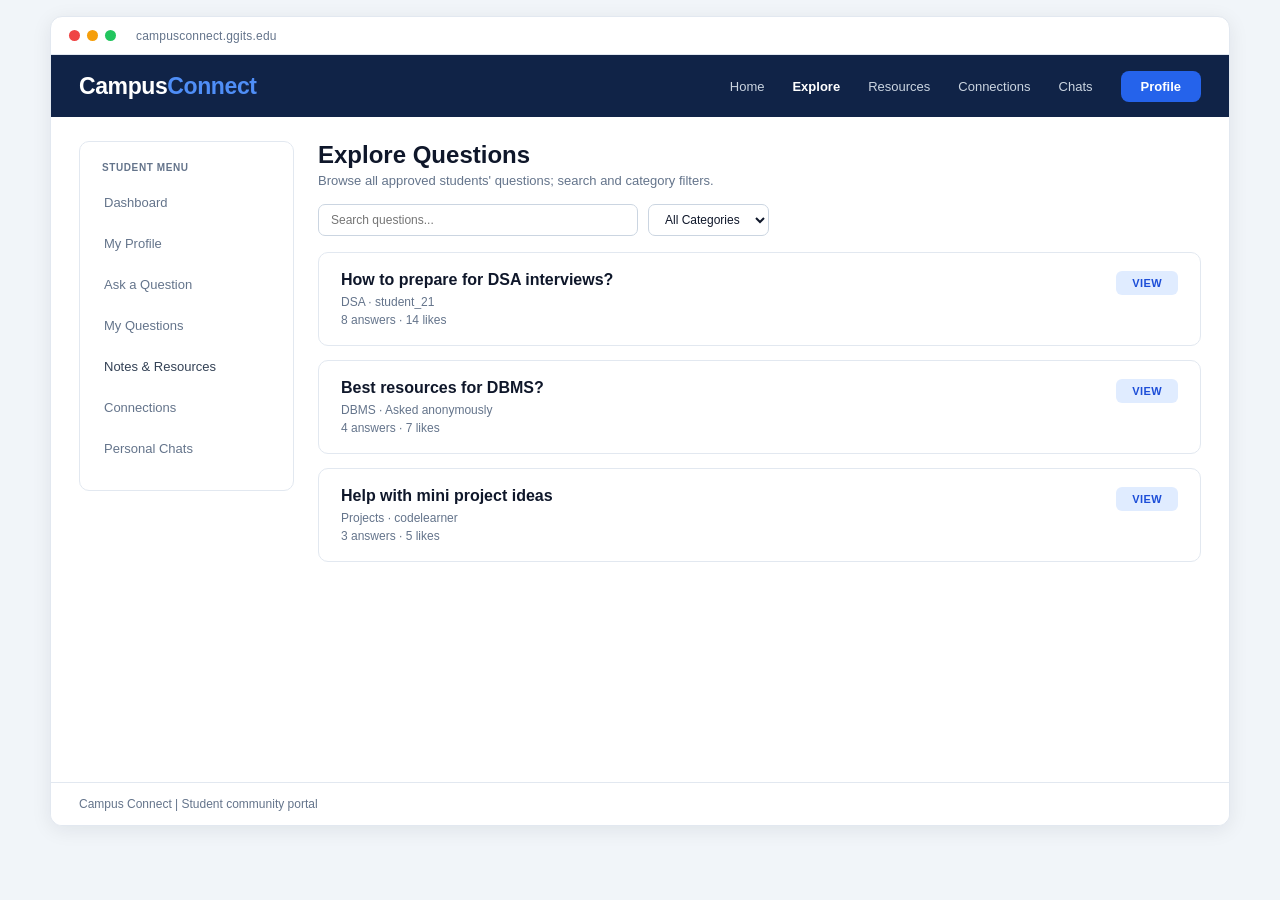
<file: index.html>
<!DOCTYPE html>
<html lang="en">
<head>
<meta charset="UTF-8" />
<meta name="viewport" content="width=device-width, initial-scale=1.0" />
<title>CampusConnect</title>
<meta name="claude:viewport-fit-sides" content="cover">
<style>
  /* Layout: framed portal window; navy header, left student menu, right working panel (Explore / Notes / Upload). */
  :root {
    --bg: #f1f5f9;
    --surface: #ffffff;
    --surface-2: #f8fafc;
    --border: #e2e8f0;
    --border-strong: #cbd5e1;
    --text: #0f172a;
    --text-2: #334155;
    --muted: #64748b;
    --navy: #102347;
    --accent: #2563eb;
    --accent-hover: #1d4ed8;
    --accent-soft: #e0ecff;
    --accent-soft-hover: #cfe0ff;
    --accent-text: #1d4ed8;
    --logo-accent: #4f8ef7;
    --ok: #15803d;
    --err: #b91c1c;
    --overlay: rgba(15, 23, 42, 0.45);
    color-scheme: light;
    --font: -apple-system, BlinkMacSystemFont, "Segoe UI", Roboto, Arial, sans-serif;
  }

  * { box-sizing: border-box; margin: 0; padding: 0; font-family: var(--font); }
  body {
    background: var(--bg);
    color: var(--text);
    padding-block: 16px;
    padding-left: max(16px, env(safe-area-inset-left, 0px));
    padding-right: max(16px, env(safe-area-inset-right, 0px));
    min-height: 100vh;
  }
  :focus-visible { outline: 2px solid var(--accent); outline-offset: 2px; }

  .browser-window {
    width: 100%; max-width: 1180px; margin: 0 auto;
    background: var(--surface); border: 1px solid var(--border); border-radius: 12px; overflow: hidden;
    box-shadow: 0 4px 20px rgba(15, 23, 42, 0.08);
    display: flex; flex-direction: column; min-height: 90vh;
  }
  .browser-bar { height: 38px; padding: 0 18px; display: flex; align-items: center; gap: 20px; border-bottom: 1px solid var(--border); }
  .dots { display: flex; gap: 7px; flex-shrink: 0; }
  .dot { width: 11px; height: 11px; border-radius: 50%; display: inline-block; }
  .dot.red { background: #ef4444; } .dot.yellow { background: #f59e0b; } .dot.green { background: #22c55e; }
  .url-text { font-size: 12px; color: var(--muted); letter-spacing: .2px; overflow: hidden; text-overflow: ellipsis; white-space: nowrap; }

  .navbar { background: var(--navy); min-height: 62px; padding: 8px 28px; display: flex; align-items: center; justify-content: space-between; gap: 16px; flex-wrap: wrap; }
  .logo { font-size: 23px; font-weight: 800; color: #fff; letter-spacing: -.4px; user-select: none; }
  .logo span { color: var(--logo-accent); }
  .nav-links { display: flex; align-items: center; gap: 28px; flex-wrap: wrap; }
  .nav-item { color: #cbd5e1; font-size: 13px; font-weight: 500; cursor: pointer; user-select: none; background: none; border: none; }
  .nav-item.active { color: #fff; font-weight: 700; }
  .nav-item.static { cursor: default; }
  .profile-btn { background: #2563eb; color: #fff; border: none; border-radius: 8px; padding: 8px 20px; font-size: 13px; font-weight: 600; cursor: default; }

  .main-wrap { display: flex; gap: 24px; padding: 24px 28px; flex: 1; background: var(--surface); }
  .sidebar { width: 215px; flex-shrink: 0; border: 1px solid var(--border); border-radius: 10px; padding: 18px 12px; height: fit-content; background: var(--surface); }
  .sidebar-title { font-size: 10px; font-weight: 700; color: var(--muted); letter-spacing: .6px; padding: 2px 10px 12px; text-transform: uppercase; }
  .side-link { display: block; width: 100%; text-align: left; background: none; border: none; padding: 10px 12px; border-radius: 7px; font-size: 13px; color: var(--text-2); margin-bottom: 6px; cursor: pointer; user-select: none; }
  .side-link.static { cursor: default; color: var(--muted); }
  .side-link.active { background: var(--accent-soft); color: var(--accent-text); font-weight: 600; }

  .content-area { flex: 1; min-width: 0; }
  .header-flex { display: flex; justify-content: space-between; align-items: flex-start; gap: 12px; margin-bottom: 4px; flex-wrap: wrap; }
  .page-title { font-size: 24px; font-weight: 700; color: var(--text); margin-bottom: 4px; text-wrap: balance; }
  .page-subtitle { font-size: 13px; color: var(--muted); margin-bottom: 16px; }

  .filters { display: flex; flex-wrap: wrap; gap: 10px; margin-bottom: 16px; }
  .input-box, .select-box { border: 1px solid var(--border-strong); border-radius: 7px; padding: 7px 12px; font-size: 12px; color: var(--text); background: var(--surface); }
  .input-box { min-width: 220px; flex: 1; max-width: 320px; }

  .item-card { border: 1px solid var(--border); border-radius: 10px; padding: 18px 22px; margin-bottom: 14px; display: flex; justify-content: space-between; align-items: flex-start; gap: 16px; background: var(--surface); }
  .item-body { min-width: 0; }
  .item-title { font-size: 16px; font-weight: 700; color: var(--text); margin-bottom: 6px; overflow-wrap: anywhere; }
  .item-meta { font-size: 12px; color: var(--muted); margin-bottom: 4px; overflow-wrap: anywhere; }
  .item-sub { font-size: 12px; color: var(--muted); }
  .empty { border: 1px dashed var(--border-strong); border-radius: 10px; padding: 28px; text-align: center; font-size: 13px; color: var(--muted); }

  .pill-btn { background: var(--accent-soft); color: var(--accent-text); border: none; border-radius: 6px; padding: 6px 16px; font-size: 11px; font-weight: 700; letter-spacing: .4px; cursor: pointer; white-space: nowrap; flex-shrink: 0; }
  .pill-btn:hover { background: var(--accent-soft-hover); }
  .pill-btn.static { cursor: default; }

  .upload-card { border: 1px solid var(--border); border-radius: 10px; padding: 22px 24px; background: var(--surface); }
  .upload-top { display: flex; justify-content: space-between; align-items: center; margin-bottom: 18px; }
  .upload-heading { font-size: 16px; font-weight: 700; color: var(--text); }
  .field-row { display: flex; align-items: center; gap: 12px; margin-bottom: 14px; font-size: 13px; color: var(--text-2); flex-wrap: wrap; }
  .field-label { width: 130px; font-size: 12px; color: var(--muted); flex-shrink: 0; }
  .field-row input[type="file"] { font-size: 12px; color: var(--text-2); max-width: 100%; }
  .underline-input { border: none; border-bottom: 1px solid var(--border-strong); padding: 4px 6px; font-size: 13px; color: var(--text); min-width: 230px; background: transparent; border-radius: 0; }
  .underline-input.sem { min-width: 75px; width: 80px; }
  .primary-btn { margin-top: 18px; background: var(--accent); color: #fff; border: none; border-radius: 7px; padding: 9px 20px; font-size: 13px; font-weight: 600; cursor: pointer; }
  .primary-btn:hover { background: var(--accent-hover); }
  .status-msg { margin-top: 10px; font-size: 12px; font-weight: 600; min-height: 16px; }
  .status-msg.ok { color: var(--ok); } .status-msg.err { color: var(--err); }

  .modal-bg { display: none; position: fixed; inset: 0; background: var(--overlay); align-items: center; justify-content: center; padding: 16px; z-index: 50; }
  .modal-bg.show { display: flex; }
  .modal-card { background: var(--surface); border: 1px solid var(--border); border-radius: 10px; width: 100%; max-width: 540px; padding: 20px 22px; max-height: 90vh; overflow-y: auto; }
  .modal-header { display: flex; justify-content: space-between; align-items: center; gap: 12px; margin-bottom: 10px; }
  .modal-title { font-size: 16px; font-weight: 700; overflow-wrap: anywhere; }
  .modal-details { font-size: 13px; color: var(--text-2); margin-bottom: 12px; overflow-wrap: anywhere; }
  .close-modal { background: var(--surface-2); color: var(--text); border: 1px solid var(--border); border-radius: 6px; padding: 5px 12px; font-size: 12px; cursor: pointer; }
  .ans-box { background: var(--surface-2); border: 1px solid var(--border); border-radius: 6px; padding: 8px 10px; font-size: 12px; margin-bottom: 8px; color: var(--text-2); overflow-wrap: anywhere; }
  .reply-form { display: flex; gap: 8px; margin-top: 12px; }
  .reply-input { flex: 1; min-width: 0; border: 1px solid var(--border-strong); border-radius: 6px; padding: 7px 10px; font-size: 12px; color: var(--text); background: var(--surface); }
  .reply-form .primary-btn { margin-top: 0; padding: 7px 14px; }

  .btn-group { display: flex; gap: 8px; flex-shrink: 0; }
  .pill-btn.solid { background: var(--accent); color: #fff; }
  .pill-btn.solid:hover { background: var(--accent-hover); }
  .pdf-card { max-width: 720px; }
  .pdf-actions { display: flex; gap: 8px; align-items: center; }
  .pdf-pages img { display: block; width: 100%; height: auto; border: 1px solid var(--border); border-radius: 6px; margin-bottom: 10px; background: #fff; }
  .footer { border-top: 1px solid var(--border); padding: 14px 28px; font-size: 12px; color: var(--muted); background: var(--surface); }

  @media (max-width: 768px) {
    .navbar { padding: 10px 16px; }
    .nav-links { gap: 14px; }
    .main-wrap { flex-direction: column; padding: 16px; }
    .sidebar { width: 100%; }
    .item-card { flex-direction: column; }
    .underline-input { min-width: 100%; }
    .footer { padding: 14px 16px; }
  }
</style>
</head>
<body>


<div class="browser-window">
  <div class="browser-bar">
    <div class="dots" aria-hidden="true"><span class="dot red"></span><span class="dot yellow"></span><span class="dot green"></span></div>
    <div class="url-text">campusconnect.ggits.edu</div>
  </div>

  <header class="navbar">
    <div class="logo">Campus<span>Connect</span></div>
    <nav class="nav-links" aria-label="Primary navigation">
      <span class="nav-item static">Home</span>
      <button class="nav-item active" id="navExplore" type="button" onclick="openTab('explore')">Explore</button>
      <button class="nav-item" id="navResources" type="button" onclick="openTab('notes')">Resources</button>
      <span class="nav-item static">Connections</span>
      <span class="nav-item static">Chats</span>
      <button class="profile-btn" type="button">Profile</button>
    </nav>
  </header>

  <div class="main-wrap">
    <aside class="sidebar" aria-label="Student menu">
      <div class="sidebar-title">Student Menu</div>
      <div class="side-link static">Dashboard</div>
      <div class="side-link static">My Profile</div>
      <div class="side-link static">Ask a Question</div>
      <div class="side-link static">My Questions</div>
      <button class="side-link" id="sideNotes" type="button" onclick="openTab('notes')">Notes &amp; Resources</button>
      <div class="side-link static">Connections</div>
      <div class="side-link static">Personal Chats</div>
    </aside>

    <main class="content-area">
      <!-- Explore Questions -->
      <section id="tab-explore">
        <h1 class="page-title">Explore Questions</h1>
        <p class="page-subtitle">Browse all approved students' questions; search and category filters.</p>
        <div class="filters">
          <input type="text" id="qSearch" class="input-box" placeholder="Search questions..." oninput="renderQuestions()" />
          <select id="qCat" class="select-box" onchange="renderQuestions()">
            <option value="ALL">All Categories</option>
            <option value="DSA">DSA</option>
            <option value="DBMS">DBMS</option>
            <option value="Projects">Projects</option>
          </select>
        </div>
        <div id="questionsContainer"></div>
      </section>

      <!-- Notes & Resources -->
      <section id="tab-notes" hidden>
        <div class="header-flex">
          <div>
            <h1 class="page-title">Notes &amp; Resources</h1>
            <p class="page-subtitle">Browse PDFs with subject, branch and semester filters; download action.</p>
          </div>
          <button class="pill-btn" type="button" onclick="openTab('upload')">UPLOAD NOTES</button>
        </div>
        <div class="filters">
          <input type="text" id="nSearch" class="input-box" placeholder="Search PDF title..." oninput="renderNotes()" />
          <select id="nSubject" class="select-box" onchange="renderNotes()">
            <option value="ALL">All Subjects</option>
            <option value="Data Structures">Data Structures</option>
            <option value="DBMS">DBMS</option>
            <option value="Operating Systems">Operating Systems</option>
          </select>
          <select id="nBranch" class="select-box" onchange="renderNotes()">
            <option value="ALL">All Branches</option>
            <option value="CSE">CSE</option>
            <option value="IT">IT</option>
          </select>
          <select id="nSem" class="select-box" onchange="renderNotes()">
            <option value="ALL">All Semesters</option>
            <option value="3">Semester 3</option>
            <option value="4">Semester 4</option>
            <option value="5">Semester 5</option>
          </select>
        </div>
        <div id="notesMsg" class="status-msg" role="status" aria-live="polite"></div>
        <div id="notesContainer"></div>
      </section>

      <!-- Upload Notes -->
      <section id="tab-upload" hidden>
        <div class="header-flex">
          <div>
            <h1 class="page-title">Upload Notes</h1>
            <p class="page-subtitle">Choose PDF, enter title and academic details, then upload.</p>
          </div>
          <button class="pill-btn" type="button" onclick="openTab('notes')">NOTES &amp; RESOURCES</button>
        </div>

        <form class="upload-card" id="uploadForm" onsubmit="uploadPdf(event)">
          <div class="upload-top">
            <div class="upload-heading">Share study material</div>
            <span class="pill-btn static">UPLOAD</span>
          </div>
          <div class="field-row">
            <label class="field-label" for="pdfInput">PDF file</label>
            <input type="file" id="pdfInput" accept=".pdf,application/pdf" required />
          </div>
          <div class="field-row">
            <label class="field-label" for="titleInput">Resource title</label>
            <input type="text" id="titleInput" class="underline-input" placeholder="e.g. Computer Networks Unit 1" required />
          </div>
          <div class="field-row">
            <label class="field-label" for="subBranchInput">Subject / Branch</label>
            <input type="text" id="subBranchInput" class="underline-input" placeholder="e.g. DBMS / CSE" required />
            <label for="semInput">Semester</label>
            <input type="number" id="semInput" class="underline-input sem" min="1" max="8" placeholder="5" required />
          </div>
          <div class="field-row">
            <label class="field-label" for="descInput">Description</label>
            <input type="text" id="descInput" class="underline-input" placeholder="Short description" />
          </div>
          <button type="submit" class="primary-btn">Upload PDF</button>
          <div id="uploadMsg" class="status-msg" role="status" aria-live="polite"></div>
        </form>
      </section>
    </main>
  </div>

  <footer class="footer">Campus Connect | Student community portal</footer>
</div>

<!-- Question details modal -->
<div class="modal-bg" id="qModal" role="dialog" aria-modal="true" aria-labelledby="mTitle">
  <div class="modal-card">
    <div class="modal-header">
      <h3 id="mTitle" class="modal-title"></h3>
      <button class="close-modal" type="button" onclick="closeModal()">Close</button>
    </div>
    <p id="mMeta" class="item-meta" style="margin-bottom:8px;"></p>
    <p id="mDetails" class="modal-details"></p>
    <div style="margin-bottom:12px;">
      <button class="pill-btn" type="button" id="mLikeBtn" onclick="likeQuestion()">LIKE</button>
    </div>
    <div id="mAnswers"></div>
    <form class="reply-form" onsubmit="submitReply(event)">
      <input type="text" id="replyBox" class="reply-input" placeholder="Write an answer..." required />
      <button type="submit" class="primary-btn">Reply</button>
    </form>
  </div>
</div>

<!-- PDF viewer modal -->
<div class="modal-bg" id="pdfModal" role="dialog" aria-modal="true" aria-labelledby="pdfTitle">
  <div class="modal-card pdf-card">
    <div class="modal-header">
      <h3 id="pdfTitle" class="modal-title"></h3>
      <div class="pdf-actions">
        <button class="pill-btn solid" type="button" id="pdfDownloadBtn">DOWNLOAD</button>
        <button class="close-modal" type="button" onclick="closePdf()">Close</button>
      </div>
    </div>
    <div id="pdfPages" class="pdf-pages"></div>
  </div>
</div>

<script>
  // Maximum allowed PDF size: 10 MB
  const MAX_FILE_SIZE = 10 * 1024 * 1024;

  const questionsData = [
    { id: 1, title: "How to prepare for DSA interviews?", category: "DSA", author: "student_21",
      details: "I am looking for a beginner-friendly preparation roadmap for DSA interviews.",
      answers: ["student_08: Start with arrays, strings and hashing.", "student_14: Practise consistently and revise patterns."],
      displayAnswerCount: 8, likes: 14, liked: false },
    { id: 2, title: "Best resources for DBMS?", category: "DBMS", author: "Asked anonymously",
      details: "Please suggest good PDFs and practice sets for SQL queries and normalization.",
      answers: ["coder_19: Check DBMS SQL Practice.pdf in Notes & Resources."],
      displayAnswerCount: 4, likes: 7, liked: false },
    { id: 3, title: "Help with mini project ideas", category: "Projects", author: "codelearner",
      details: "Need clean web development mini project ideas for 5th semester.",
      answers: ["techie_04: Build a student resource portal or attendance tracker."],
      displayAnswerCount: 3, likes: 5, liked: false }
  ];

  // Sample PDF files (base64) so the DOWNLOAD button gives real notes
  const PDF_DATA = {
    1: "[base64]/[base64]/J1gwPS9rYExcTE5rV25gJWtpVUdUMmM1JWQ/[base64]/WWYwOSdxMVcnYjhpOjEhW15xMHFsMCxRNjtYaF5BXldtQ0g6L2FhQiJYRTwwSD0/MSgoODMzcGhVS11CLCJNQV43U1ZASCpVYmBjWVBAM0RaXHFKVnVAS10/LihyOjcwMTU8LD4mImUtKUBQJDFUIjJmMSZhalFudUVIMyxUaDdlQWtsM0Y/[base64]/ImNdZy5lK0NYWURcOGJGW0xhJWFkIz4lLztbUGZsZWQ7aWNAYWo+QS5YJyduOWdmXClwKVMpJ3VjW24xR1oiYFlDIklAP3RTY2c/[base64]",
    2: "[base64]/[base64]/[base64]/[base64]/TVI/[base64]/SHVoW0lLUjoibCpLTCZhbTJKPDJzYWJOV24hciRZXDZBTUNCJU5pPmF1VjJYPGY9PClxUklkXExXdVBFaihMJFpeNS5ybC9aQ1BDPik0RmRKJURkNXFpWFEnbUZHKThwbE8sTTpAaCQpPlVSQmExMXRQXT1tNGguKDtpIiEuT2ZWRSc/TmM4L0xTOmxVVVdJXScqPkVSZFZoNyovayhUL21hIlcsKThIVEphdC0/RT4uNGlgJEsiSi9rVFpSPklWa1NkIl03KDQ1Q0gwcSMsRm8qXTZQLSpdSyZwZz1bTiFaLmcxbVxzMHA1UHQ/[base64]/K1AjLitPamlrZ2IiVmMnYEk4WVxWQW00X3JIUmJyM1toW0NdIVdxXDgpbHMtc15rdW5mXE1NXi1SYycmI0NyTmpEYU4mY1M8YDNNRDZqLytYYV5YIkZtOnM7YT4iak4zTlJcb2NyPjwmRkZvVys/WWstMEcjSU4tTEhGRDJzPj4nNV5BXFhlKFA9TildRGUhZi1GXllrMi0xaW8pY1cla1UyRS1EUkJocCtxREBWVCxkRlErdGRoODgjMlA/[base64]",
    3: "[base64]/[base64]/[base64]/Q2JUcjJbTmIuIVVyWyQlWUFTK0RAajlyWl1yUTIoW1dDZTdZciY/[base64]/[base64]/[base64]/[base64]/SygrWV01SGdMO11ZR2wyJmBYQyszbHErRThXITtVK2xKWnVWaGtLdC1sNy5SUC9BM1BLODhJN0UiRjkkZFlTVCEzTHQsL04xbGU4JClxcm5ba1Y+RFVyKD9bP2ZjJlhvL0I2a1NQVTxBcFBTZydpLE9MLzQ/[base64]"
  };

  // Page images of each sample PDF, shown by the VIEW button (PNG, base64)
  const PAGE_IMG = {
    1: [
      "iVBORw0KGgoAAAANSUhEUgAAAzsAAASSCAMAAAChRQC1AAAAkFBMVEX////9/f34+Pn19fbv9f/v8PPq7O/g7P/[base64]/C45Bnt7/7W5VT4AsO06OFQ/[base64]/3cleYMU7++hQPBRtSNcR+G9lXhurgz/OcV7SgQHHXxM7dyQdGLRVdT4hLdv0+qwav53c8ONzwHaAV9WO4njpKyZQ+g4rRRTU7Vy8DN23eG+r26o0zTWDavgvutuHg6tfP9w6LqBXm75O/laNb3sX1nN0Jv/SQEczODnnt6oP+bDQX9QW5n+Gf2k3rN20GsDH1I7o+O4qmclfL+gz4nsv7Gc9o4j+FNy2HGPriJ9UNvUevShIHduHWenEkjopVnzbiGrz/bVDqrRuJn6bwdukGSzdC+//9//bM9ObcXfm+ESvddf4rCDD6gdUkA87yPFpCXfkbIg7aihUKCGQwfWju/JD8WRdnraMgjkmEk2FadGPzdKTfbDNCw6TB/+pxsu9R7aAR9XO4Im2OaOzs0MK2EttRO0Y8lTcGMne3S33LT0h8p1vHGpnYLaqIeHikV1WA5R7mULIpuSe/nb/w4H1ZljYdzcy6/kVgf992D/3mO8Az6udvayDbEMQnDzQC2P/KmU/TT3ID9UUjsdbbVjpSy0k9KH8eG2qjopiVmKRkr/47ZGCUJ/d6NalBvdwNj3/1O9OPkC7YAPq51q2e6QFqpdwp00LRfK0QkeJu143B1rWHAL7ey5IxcV3f3DcbujVaFe9W/3p7RjYNEcMM8GPrx2OjveoWkuml4reIiz8hfaWc20s9Y7ZUvt3Be+HAeF8/HO/eFwMK2I1c7/TmrnfzPtXEE74FPMs5FWbszIZ8ctStSMD+tnteOyLGrH2bN2cj1C4t1vm5ybq+h4ns20O6bP9r/n2h0aB0ms2qAd8LGv7+RydkBd36l5zF/LtuQ57civEt6qU6Kp+OW2KGiq4J7nr29l/2u6vqOHOPdXP9XOrKXSs20HaAd8YO2M5O9hWe1X1GYcHmhWLena+AXteKLNqOt2+3CgD3m996SEQscVNze1x306fV/B//Tss5yRvrHzbKe1c6/m3Kza/jf+z86z4doo+KD3s7WBvp/Nv5EjGUddqbk9rR1fjmvc5kHOrfEIR2qn0mnwTPXyKs706fDwvHamyYL76frOjbrQius74KPeR33I+HpnUBzU3QWOm4w7HtCc1E7YkliiTu3nOn6uxzttwpMMUTW/j/p/h9kn+eF57WiJyfsKtJDs7QbQDviw63du7U1l5Nfj83eEsnbIy+22t+OsO3U/zvbkgcv8t9d0u+5ne8zeo8sGvsC6UaUdAKAdaAdAO9AOAB9ZO/f7vcAhANAOANAOAADaAQDaAQDaAQDaAQDaAQBAOwBAOwBAOwBAOwAAaAcAaAcAaAcAaAcAaAcAAO0AAO0AAO0AAO0AAO38HvTIXc3Nf30o9W1X7wvR3Hz0YIT3XFtTWXoicdef3KxO0xShTaCdh5cewGNwI/EfnhJ/K9Y6naj+2Oq550I2+kOhHnzycPJxkotn4j2xXJbVcEhoxxCOp7eq8jxvXm6/olkysTyr39JO+W+I8Pd2O5929lSe4envCQftBtCOYX2648Ye9rKjqGfL+yuVjHwOIz9l5DfK+5u7nU87kX7M6jKRn5sE/A3aEVVViUw+TCT/Pe3IZHJqtW7l03vks+Q+uXZu6rq+Oa2dw42QtYR2oB3V2IzsJO7wW9rhh/Um2rFCvfEn147liXb2ppWGdqAd3VE7eHZ4fNgnobeKczkF1QnukaVC+tu4S9ZumBTj8aMXrSftZfN1K4Rs0sT4MCZJklGSYUzPl6f36nGi07vbKlm5YSpnKma73dIGiZx2MO/mCdGnMvK9MG+t6LjMYbI//I52Wkp6/9ClKy/KVdUq+oaeJ1TLOZBC9NAOtPO8dqQCosXD4OTIpdDvuWHZu2ZWbjF/u5vaHX5iNj0y+2BS6B4Gfnb2IZaP1I7tSdy+uwnNTEX3MN+NH9Ho3NumiN7NE3qoPFNENTtY+fpzUP2GdvjJdZlQlfNbo5C9anWOdFLR7HUaQjvQzkw7rf4w+NPsgVhop5lNaXdHA2sn6++Pul4z7bC6TmrnYHXqBOMrtKMTmpVEzkx07umS/YJ2QpNEePuidh5m0gLQjhoe84detz9VWyfKsW66jLthfA2Rz7Zp1VbR0cWPUTUCQbpvRnMFUno3X4Vkl/fc57TDWvD3TRVKdc52O60dndA9b573N8LXyXBZk6pvEpXP72iHEtjvpVbqSRxdxzmJboR2oJ0XtCN9tFUKYV+5J8d0b2dzBfz0+Ohe75bM06mm035Y9MtBP7u84+1v+GmLT7QzuLqhGDmzw2y309rRCQnT3tS6JIGux+1al/k3tMPd0NtI19WK4+QcNbQD7Sy0o73qXgghxwwHV/9otUO/tKZ3t5ye6uNZd253+0Q7enj0RDuVVWGuXPpn2lEJpTadQApdbiKnCbqmaQ6/12ezosigHWjn17QzOpObHLqqCJ0j7Zhfdv6Jqd2xysyoX/bnlto5PKOdvZXDYRzHV7Q7BztxvJeEKh01aor3/fKGoM5VZK/QTqpaUGgH2vnN8Y68rLmfWpGldm52Vh/RyVtL1YDBHY+04z88ox0eSlUnr++c1o5K6N5b3A5RmQELj7nymxP3TbxGOxm0A+38rnZ47OBRd6tTJ3E39o+1o2dxveSFS4pCj5oW2lk9p51UD81fq53VchZvmgRrE+fEdRdoB/wR7eg5qltuWmLR39oBuNHODUsnq27ub5bauc2Im/mF+Oq12immsdAvaEeWrLsxqEmwQSSumeC29fMUM+08eLOmLtPDLWgH2vkv2un0ULwzs2mH4z4bO8zu1FyBN1fAz7Sjzvl6ctlOmNHtC0LcHGvnYPuSS+3Eund53GesEucnawdU+fR9e/fmPbQD7fwH7TTszf5hNm4Wx9rJjUTSI+2wxwaDGZ4rvz6pncyor9LtQ6dHR8qN57vJtqUxOx1pZ2fF2gi+gWdP8wF72wvbvVjnYrp+utejJWgH2vk97WS0QiUNzG0EslHxqnEU3lw7uXaYsD3c5MdzBfKCpl+0Nzdt4enfpAjGI+1wCm7ZtYVr+laxTjPTs8R2N/lLILomdZ5qh3uPfO/MgS8shfeyzH5D29zEx5MPT5A9T7oDp1IzIqvDy9o5nSC0A+0sB93pvbmss5hnkw1QnM9vhDmaK0gXyXidaTdWcbfQTr9Imzfrj2/zMbupXC1L7agbhfR6oUpf0nRcXybvjy9Xej9P120eXtYOi9qLBbQD7bygHXd3v/CtItK9psFT97Pd67ksj93anV+BvN3NRBG2tl9l72d7mN01Kk/7dtbA3sTpVYvdVC9ONoYntHPIbKnlbuNqqkb7s1rvpynuVf3wE+1UuJ8N2nlRO7TioDSD73vB5/64lW68Yj21sSvnow7c13LTGzkIyBYpjTs9sx1V+vLkofCfaue+ku2KuJ9m3MaMXdnPhuVu/E72/9oT82zcT4xUR1GX+iCU1Pzdzc+rfdCFXe/17TsvaOdBhNAOtPNq7sfjmx/vDwe1luamf/aOl8NN242L6/qHw4lbyw79cSyd25tldna3+7F/of9Fqx0Oy1L3r4/2c+jbm9fGNrk93ML3oB0AoB0AALQDALQDALQDALQDAIB2AIB2AIB2AIB2AIB2AADQDgDQDgDQDgDQDgDQDgDgj2ln3Ge76jefDn9/Yx+1blbzj2K3k8tGbyhdDr3RqcC3t4utHqr9q9eSVeNtZzeuniwJHSq91UP367WoXrHCtOvgddDOKQ7J/obc/P4Vi5SfSmeX7TY6gMxWOxo9xaPN9vINPXmEtCKyirmdb/Vwu9m0ry1hdnOzsUtHd09263Z6q4ekeb6oiuJ4CeruFaUQFbwO2jl55mU/u5fPLrzXAuJXfaJXL/fyoQabh9k28ocmv3/oNvczVdxvW7npzUPBHjfQj2K+pt9op92KYkpIZrhcqb3QzsO93dQ6uy3gpB1ZtoMt6jJF+Wkrq3l4eJrclOH97WQFuZXVzlFLufyoN7/H0uy/RzvNVgrjlsJ7JMnuQF2t/[base64]/ps+WJftWxvbLDvfUCHWbm/s9/98/3GwG6nodbpIDf+KTebG/v91V3B8zD/dtd2KuisrGsr1JMo5nbfpszUI7B+qEZfSVSLrDYbMf73fi/pa+qEhn++p+05HTzrWzuT9sxP2BfH7XDuTytySccdvdb6v7cWu1k93oPbmoNOgaZ1099YlOCDfJeN/SJsnNfZPcq+RmGVa7W65sR11KUvdIDWineqXmLSuJ5K1tI1syKrU2Hu3N1QB/yVzBfbenU+w9+fLt7e1m7Ci6kvy/oxaDvtk1N6Qk6jWRQ5LL397ebOmcbRVSJIvxzqyRuW32CY9AxJanChYKe2gy1VnkzWXDRe3TgUQ5Jvf3yXi7odHR/bF2aKt987ATnGG3pZJV+xtu5aqZdvSeUjv0GKspDf2JPP2W3nSbh4ZF3t6q5GYZUgN8Sy2ZrGEyspZJd2pyQ73V2tG2MdrRxquoGbq/h5P+Le0OH+qePCjZykcZ8PBB/98n/A21BttkP7BDDhv+IjNDDN2E3MxU0ez01JQcVNxX9OOpPht1npKE1MBDiQMPmG6KbbalD1nX5azdza471s690k4iqJNZyYLs291iroD7WnJP1s5YbLLKurH+RJ5+X2Xb3eZBCP2Yek5uluFhv93mO5VoMsrumhrvmLdaO8Y2WjvaeLf7ZCsOcNK/RDs72cWgbop8Asjhfq6dSn5ze0sTz5lqd+7lUNtoZ8/+lrUzVQyym3S/be5Vf4n6Vie0Q/2fw+FAWjHauU9oNpuzq/ZFwzkcms3htHa46XmQopFN4LLd0Xuydqjc3babzhDyE3l6tRu5KrIZ6Q4quVmG3EC1Vjtyq2JqdwqlHWqXtW2kdoQ13uH+/mYn4KR/yzzbloJxjuzjxT1NHMy1021p6mAzNjSB3SXSe6nPIkcDOzNHR1rTgwrdouy511LRQKCgoTPvTZ51YOazcZV8fkeVWe1wj2zkdmfk1mig/zweaQ8ntNNK5dG84G3W3lKf8DAf7+g9eWMaG93z0EyFGtWfyNOp+NQcytEPDWhUcno3WcCWBvxWOzyquVHjHfOWzERT88Y2D1lFJdgb4/EEiSjgpH+Jdu7FZruVnX7qb5BvzbRDXaMteSdNHm3Z97LkMGZbnk4y2rktqO/VLnpjnJycgDoU9IZP/DSvxXSzrTI9+h5tn426QLuKvTeTD/nZ8CSX6Q0ea+dB7O67RI7RbhIq+rzPpvbkojb0jqa8VFYP+tM+6WgOI6myHc0NbOXUg0xO7aY2zLZNUmntsAUyPUfNb6m1oSwzOVyTtuHtM2qStPFutjT7NsJJ/5p7cm5HHQX39nD/JLCueuqaepGT2cve/MEG0N1O++hkDsOT9Katngy7KF3eOutUspxXO7wgeRXj9v44C7UnF/V2lJd6KlPJg/6e68Tj+ft57F+9mzTCw3y4f3+YhdWV7aTZT7/emqtFsiQm7jDA/WyvZ/sWWx2a7eR6t9UbuGH1piN33GIA7ZyB4i22al7zBIN3pIJ2oB0AoB0AALQDALQDALQDALQDALQDAIB2AIB2AIB2AIB2AADQDgDQDgDQDgDQDgDQDgAA2gEA2gEA2gEA2gEA2gEAQDsAQDsAQDsAQDsA/[base64]/XD2pxubHjx/XOJoA2nleO5eX1z9OaOeStPNji8MJoJ1ntXPFInmqnesfV9fq68urK/pvXv7ZXhGX8nUjf6X3G/rxCkIDf5l2NpvN1VPtbKnRuVSdNnrhd/pl+0NyyZ26S6mxy+k7AP6y8c4J7WiZbHXvjRoX/ULbsth+8F7XUmMbfrfZXPI7AP567XBz8o/qtF1aCcmXy618vzF/rqSK6MvtFtoB0I5qci65efln6rqpPt4lDYRYNhfcS7tijXGTdI3xDoB21ATCNaEVNNfOJcvkSvbPuPumOmqXasIB11IBtPPDcHWkHdnYqO4aN07qytDFBbdGmCwAf612Li8vpy7b5ZYgPVwstSNn1y5Uu0PjITksUnq6gHbAX6udK3sjgXnHGjrqs1E/jiWjumo/WFuqh3eFS6kA2pk1ITzTttTOlpRzqa/tbM1FVb414QcmCwDuo36Zi/mwyOoF89MA2nk9l6rLBgC080tsrjE7AKCd39PONaQDoB0AoB1oB0A70A6AdqAdAKAdAKAdAKAdaAdAO9AOgHagHQC+nnYAAAAAAAAAAAAAAAAAAAAAAAAAAAAAAIAPgif2fywvV4T/bf9MuOZ9kZ7PJOn6DJu+BbHIf2n7pDjxXbT8nBandz3azCvqrsqV+QtfbkEfovQXjbFOva+jnWwco/+yf1T/gu+/Nqv6tMaSYScPXlbSJsV/qHP58vEd89eW8rWbvhFi7N1f2X7XPP2uE8vPxekDeLRZ2HVlVvZNwIdB7hGOpCCv815vN3aVbAy/jnZq0ZX/6VQ4nEE7z2xnDjO//hftFC/r3Y2C15bytZu+UYPYl2PyX7UTha8yxtFmjVTNWiqqpTJERcfaccri9XZjVwmir9PuBGNS8rks3IeiFSttt6ptCvpSrMWefqgz882ej9wuMxvVCZ1LRuqIxVVbkbunedKEDiVUx2TJomn32phuXrelp7STVC133YqkaKswqdsdn8PULrR/1ZauJ0ZKOa1lmtJnyoZzT9te9tn4lbSza5ps2lf1P9Q+K9HKuoiI6uTRdlxsna/eP+D3roiTPKllXf1925jTJv1WxLlKnuHS+zLZOrWmUqWkTd28qZMidkrORVD22hoZJ5enC0PMS6SNsrREVrciUJZMubKh8GfdqyFoZXMQq7qsBR8CmxCVr6GGeZbfrkll7XJOOilNZ1fbme3VFKwdXfm84D58bDbT6ckWX5/NUmo24o73FLXUzqqnv0X5xG5mX50ye1HBrhIKezjJvfbTofuE5L0bjVT+uG/SrK/kd35fpflANR6bKo37VkTmG0F29gZ56gsGkYoxXJVDGsTDPhVD5BRtVwbhIJKSPpR9npmGX3RZSu9ZO+lQpFXnO3VfkA83yZ6+M7sUXZ3sxtxNxyJMxiKtO902dlnWVU4kutRVqk1p/30iZvuqI6z2aVq5vTPQ69CLpKazg8nX7N8VfCIM8r7LcpKi2zZp3mvxkEHIhWXy0o36PKfS+32d7sgI2lSylLyprGifOS3v3SeOscaeK1+VC0PMS6SNsrDEbthRDTxpSXlcinZ2sKqKNvC43EXadF7QC5mRSahpqHzZPL9d36Zcu3QguzXKw6nB1namDlSZ1kNtKx/Sod03rtlMpydNoI+EO6ROqdKOpXYcMqV0iyO76X1NyuxFiXSV0R5Ocq9d0vxaJ/RD0e5V1zbmzoC2kDzXCfpy3PMP6fRNPPhOpmqbjAGd4ULZENfSS4RTDCttyH3jNJyqcsaQnXA1xKydjk6BblvIfTJOg46G2aUYApUYbVdSWdaFbOAj3j2iM96iz9awjKd9Gb2Pyyf/nN6z/kXHdQhsvmZ/dkpROTn3v5NxlfUen9c96wOUottLx+FcnKR3d1zxXT+Zios1xj6fS+Jx0o6xhtHOzBDzEhmjzC3hsno9+iMtyc7ezYYQPhVkzYejoeMS9LHUVVNM1qWfsmSe307Vbs3nu7U+E7B2tJ25t+52tWMrn/fJoPtqdWHSkyc/07GjU45unrV25lNNk93MviZl6UXsKqQdezjHkj+vPqt0QjrzpHwSjEeqZGbOLlFa9uzC0iu86Rv2ploZK+i7InaVQTr2MXJWeTDbuigK0dMBEmlg+hr0FZ29STvBuKe3bSXHK0nPRyOddmEJCKWdZGxyfRhVsfp0qZ1yua/Ss95nnRYda4dO3GXFg9iVzdfsH45rl5JkiZHXJvuOfi61e7EPyOQzJV3VbeKC0YfAmkppJx75XDJM2jHWMNqZGWJeImOUuSVCOZLms1Cr0oiH2RAiH7M05b6Bavmdar+wrtNQU8x9wCm/na4dl920YKwdZWePGzZnXztT5evR9FO53VHpybqbgVO/c7pkrp1SLLWj7ab3NSlLm2nt2MPJ7rUe159VO8XQElQJbkuNdlY0Hijk6T921A/2m30dmHH8qmiGLpIG6XmmMuuVb3d1yZA/iH5U3YRskF9xuxOOgt9mC+2YXeT+WjtOtO/GWh466d98Bn4yVzDbV43B5D6uGKpyv9SOzdcOj9tdSueMvFUHkmZMmLX1gcJqR4lDujQnFVpTKe0k3B9yTJ+N/NRYQ2qnXhhiXiJjlLklSJnKArKEZOp9NR+v93SsuiFw9YRBs7Su4+X1wJlP+e1k7ai5oqq2+aQdZWd1KMvamSq/t3MRtJlJT3btPTM85tPDTDvzqYaZ3fS+JmVpM60dezjZvT6xdrq9no+ca6fgwaCYa8d+Qz1t3TZFZEEeubJB2lL3uWrtLU4UOzTZ7+oZSWlmN6WDHrnynBlHC+2YXebaiVk+qredUE+Rjlp8UjtmX0cly/vEnGu21I7N1x7vouHztnQK6vXIs3KQuie0Izs7gQjKRjZt7pF2ZFsR6D7binzLWEP6PXWLZoaYl8gYZW4JT7puq72b6tan8yngVE8Ey45cGQvOIMtNQlx6j1rgWX5ydMR9Om/Ymc7RpB1HmreuHVv5pC/6wGxm0pMnyqHQA1dPjnAm7ezFKe2YfU3Kc+3Yw/m5tRPLVtspuUM6aWffeW4yVDPt2G/cftiZfljsrkl6sewmx/SaqWOSkX9EfUGC9N2dsq/bCc8rB5/HO6Jd0yh7cba1u0zaoV5Gt3Jj1TnxetpdkHytdmg8a7Rj9lVHVu6TkONELTUqM0+1+Zr9yaX453zcu37duuGQu0HdOCe04zS17+87mlPJ3HU7O82wo9Om9DPNuVFL2viuoO+sNYY1JV/ODbFQszbKwhKiXbn5YEZ2+cBDrHUZ6j6Cp2aL6VQWuukQ8sArorGFTmhFsyx+1c7z241C10oMtfNEO/suIpvUjql8QIk1wmxm0tP9xXJFw16usijm2qlzPaO4sJvZ16SstePxG3s4P7d29kos5BVz7YTdMDT5UE7asd9Qo65PX241DiNN+vs9NSZ7el9q33ZL+iD4HDYOve49Rx29j+U8m0/78Yh57jFmF6udatytaRfya3WYumGk7qHVTjwMVjtmX3lmVvu49dh3ad8stGPyNfvT6Z1rm7eVSjvtqTrrk9pZt+PQxXxWGMY6mLRDpeRNQ8q1pEnnpB/6gq59GGusurGvRLkwxLxE2igLS6xqKmVqahqMwtHTOFxeob14TVKVdckHWXWTUEEfqZyz/HZVPYxtKCeX06faYZt0/EFXnmcEwiGdphRkevq6NNu2jeU0+kw7bs+jpPaJ3cy+OmVpM3YVfmMO5yfvs71wcdBzT32zn7q3q0jJiBt5b37Jy1PXyLxw9uU6tMmdujzmHV1W8+kyRRhNlzbCpYVd//S+Zp+QL94c5zLLV+4vJ93yxlmFet/nj6Iuvfu0lPTl2g19l33XGkG/MZsvDHEi2WUpZ98Fw3NXP3yVoqm6TsiP5Osiv9VadxNOFiEInRcqr9MzKcWBvoQx21bdYyCe33eRcnD6cP4VeGGffpWqpMNaaee/0lPrmHdnuEzhl91bnQyD5g3vWixnN6I0siXKHPDTezxG8VWqUqsO3Btoh7ogfX+Oy+PD8FapRmPnv6GmW9uGRXIe0IUyXnH+Wn2Zqvj+otPyn6yyPo9ZVm/mk+7b9pF8WzDPgygAAAAAAAAAAAAAnmcWVqBYrlOMklcv20+LVy71N1nQa7pzXlzcvt43tA5Er4ez32ZmlekuffeQCq+3rifvOxOY3/1ajNN1hWa3WG6ubw10frLCnzf9ycLmaR+zeppey/oolsLSkZO+KXKh7sCZLfaNZrdq/WftvHJZ+C+EaTjeVFuX688BGLISDvfltcO3wYbRq1b486Y/047d53ntHN29E6gl13yfJb0Pji5u/1nt/EKYhuNNtXW5/sUrzjHggzItHdfr/wJBa+3p6Jo18KwdFRFARibgjphetr9Ybr5c4S83LWpagl8uIwGEe1rvvPMpgVDuQ0vr65Q83ryW9XJzYcIiSEq9iGRPjV8hnPmye6MdSoeLYNIwC/qLpqv4LkwdUeBoMb1Ev39lSAUVpmEWUmEeiGCZjdp0Fk1hTJTdyJq0LCrj4AvgEzItHa9StVqgpeX7pB27Bn5nIgLIyAR0kjTL9hfLzZcr/NWmvVoUP48EEA9NUo59nnZqhYPgpfW0NMS8lvVy89GERVDNizArJ1ZOwzcb62X3jj+qRqimsArlLEuzoJ8WVcrFsWZl59Fiellx/[base64]/[base64]/1rtzCMBHGmHe4u0BLcwr6ydo81NWAR14o71Cm4q82qunVZlW9cyLIVNQy/o94ZZn40iChwvpuddzfvXhlSQa++nkApPtDPLxmjHbA7tfI1ptvnScRXToaR1UmNsF9OTdkxEAF5uTgfaLNt/WTue9bJ5JIAj7bhtHdAK5cK8snaONjdhEVTD02e+GzW8blGuMTbacXVsQ4qQ5EZ9OVslLxf0+xRMYM3TGDqiwPFietkP1O9fG1KBazgLqbDQzlE2sV6yaTY/1g4FTzAhCcAnYr50XPWH+oFC4cR2DTxpx0QE4OXmfLD1sv2XtGM2lZ49iwRwpB251L+i2BHmtayPNzdhEdRkWDHQp5qnJzjghM0h0rN9dUnVEd6Uhl7QT1N7A/WffBNR4Ggxvak4v39tSAWu4Tykwlw7R9nwps4UTeFYOxw8If61MNPgY3C8dNw1UQJmi+nNsvjg9bHO51u8FAkgXC1fn25uwiKYgASeFv3sZpb9dE00DBZp6JIHEV/NmSIKnFpMP3//mpAKgbMMqbDYdJlNsIymcITrwwvBn6SdztR+h9WLADi/cZdYnsMcALye4MTyeQAAAAAAAAAAAAAAAAAAAAAAAAAAAAAAAAAAAAAAAAA+PdGrlsuE8Ww5cxz/ZGVn8HFWfnoBDjE4E8MinMBzTt9wVOakrjk4k1d2L0dILzg+tRM3MlqML+oTUWYpiLXwn/01Ek3x/L70e/v8r7qQ5tfwDSLCA3CSZCGX556xLr8vI089CVm8rB25cV4KGa2nit06PBWfQIZsP/1rFrgiffZXx1GRpE7/agppf21wjMFZemx5To7m5UkiOExA1MXxTBdRWZf+XDuOeUzALIk4YebRYXRwzTKWoQsp4NPTZ9KwV7fP/ipjGD7/a5bXz6esC2l/9RBsEJyFVcwRzdzkUEYsHg5cPQu1kcZeUs+0Q92h8Il2Uo51Xazm2llP2lk13G86OYSqn/+VuoX+s796jVM/n7IupP11rdudokfwJ/C2CHZ0n/24etLB8fJSRqfV30drJ+x/3mcr9dPkpHakQk5pZ9WFz//q5vwQlGd+pb5g/XzKupDTr32p4wtDO+BM2pGdm4V2/C6L4nY5DmqDY+3Q87KI+cCjWU3a8ajvlJx4nNNazjc89ys3Xs/96lFgetbDC/tSIe2vK4x3wB/RDj9JwU5as+/F3VI7MoDnz+YK/Ek7Tus5JY/73SZZzJStHfHsr1yi5rlfaYo8buOX9pWFNL/6umlKMe4Bb0pZD00d+fWYBzU/c62o9fSwenqaqMUgrHbok3pEwU+0I5uqvO7lswSTVj4oyklu5xN6t01d8wMFTv8qhOAA08/8StPQY/38vrqQ5lcj+wbPMgTnJQgXoae9+fUdFQj659d3ysWT2d211sPJbU//Gugrtv9931Co4Y53u8LBBe/Br91XsD4xLE9fvMB/tl99LeMAjwEFAAAAAAAAAAAAAM7HWc7z+8thvDie0l7H4a8ll+pp8fKV0+sAOB9iOU/etKVeWUN/XM/15HVVcz2/qvleOPr2JeFFXcnP3W3l4xGTsnEWt2b/jMbVN54+v0m2uHPAPVmWn60MAsB52+U89pYc9VTqJrzz6I4dv3VnG7p34YvX7qXsotYL2mhKMnjlnTKJbm+aF64srRY6zLOT+vrJyiAAXtsTysOST/1xntA90+tnlvMESZcksnfly9tt9vXqzlHa8egqaJCnHivhbl3vn/bUciGSSTu8BDrLZ3JsX9drq9XV1njqsq3zKBO5y88n9aMy41fZoOWrgm9r8EQZx5S2l4q8cF+7MgiAV49u+jaJm5iGH12TpPEzy3nWeZ/n4XT6L4V/6/C9b7mgNiTqMurS0edbXzx1xyAPgja02mHEfDlnqYTl9y8ujTb71rPHkhZjEfEiuLgWZUTyiOVSo7ChGnXcoNVFQRnVRZQdXrsyCIDX0wX6luXBf2k5T7N4BnWcuCySuK65NeIVB/Ju69JN4qc5xEWphhbG/wsxT1I/1drr8hebHXUzWjjvE8oVBryuW+hd1R3TYqUkpvtsdeo7yWtXBgHwehpz33P94nKe5mjYodx+TQP/XC1b6J7LoBBxJObaKcUiyTJ5RSnXYt5imbJwS1Wk07eTdvi/[base64]/mea9ezrOc6GJWchziL/zeX8rALALQ13ds56+ZrS2denIn0Rt5y9XT1Gd7cY7OjbgcFL3Af2FlEAC/STnWvzhT+/OLIqvkF+4rMMklL61M03MBUbyMb9jXEY4gAAAAAAAAAAAAAAAAAAAAAAAAAAAAAAAAAAAAAAAAAAAAAAAAAAAAAHgf/gHgAwLtAADtAADtQDsA2oF2ALQD7QAA7QAA7QAA7UA7ANr549rZbOy7y8vFLxfTT0fMfpneXVxebuAT4ItqZ3v14/pqu/zqxw/zxeWPH4ufrn5cPVNx2vLiye6zt1pVF3AR8EW0Qy7PXP4Z7RxlBMAn1s71j6uLC2p6ntHOPxcX/0U7x7tDO+DLaGcj/Zy8fXNaO9sr0srl1dUF/b802tnI9/KrjRrV0LuT2qEtN/L3a95jQ9voPeVnAD6zdi4vL17SjuyzXdKISHfsWDsX11JA17KzRxteyB+vnumzbXh7uQF/+kEtnP0MwKefZ7t8ts+mtfPjant5zRuxdlS/jf5uLmjHC/75csvjpme0Qz9tucm55Fbu8mL2GYBPrp3Ln8wVqO6Y/EuKuWK9/HOh9uG/1z9Ub+4l7dDb7UaPd2afAfjM2uEu1+U/L2vn+h+rHdntkttcE7SrGjI9O8+2UV21K+4bKu3MPgPwibVD45br5eWdn2jn2gjgSvJz7fAlJFbc1syzTZ8B+Lza2fAk9T+/oJ3rjey0baZtfvykz8bz1CyXK73p7DMAn1c75MNbhrRhb7/[base64]/lYk6jUtXq6A2e61vKaYUfIbR2xemf/EiRp5L9j9pwftbY7VJyIbR2OuZHDWY25/6U8c2HhQ2hmj+ZZ1qJP62VGNxyO1zRKZ4w/l88dHl+FXGOPpfV0sf2t22pPqlysw2y+qX5Hna4opeufYiEeZHn25T5eV+Rn1S0fk2BKsizF9OUEqwHMH7Yl1KPPjA/61qEVXTtpxo+CV2plvqdUXRN4vameeyEvb/SHtvFiB2X6vKsFrNgpnZ/nx1Bn/+Esu7K9oZ4zeWDtUgOcO2pOKU+ZfWjvBmJS9a7XDHYIizpsmk9pxi8Kldret+XBFVStSqx3eciXaZud6YqwT00DTRrXWnFs0XWWOc0w782mIEhMrh/eUr7PszGZV5IT1qPoOaZ5UbenK7et0VgY3r9vSW2Sn+wiqrGndye3XQv4+Jnv1vfSYncovq1sRKHdM66Yg7XAFxFpt6u+pwCIwNalT8jRdo4iKF9osHFWshi2119WbmcpWVXW39lw/mzf1E/[base64]/XlFM+lUF0WdqJRXZSOrqs8Vime0oz6AWn54xdnjS6KHW/l/nthh0dbI+1k9Hm9VDLs+TY7OSmTZvuunGtu1Z51g2FqdGqHNLAZCG7mH2V5lS8uG9k9eamslWVTXm3T6shtHmTXvU+0ohu26R5n3MhKlaL/NLUXR6hTsS2MinZtOp8VSltRGOAtF+55P/myNha1Z0qjKnRPA2jHWP0ZCyokNbWslCqALGtwOLgKYtI65jCmwNua/aVaOn81omldhqqeJ+Rdlg6juDu675xRMNeNNeOyw18ltieAbleMgZ0TtPaofNRqL2voWyCPo7HhAVBcw20R94tslMdSPpTCdvUF0Mgv9yx3+96W4aQc1wN8Tw76eS6rCl3QynNouW8C2csuXSqEeH8vCF1+Uh69Ie0w71Wt9PakZuuEs55p0q/5lKHY2FrxL0Sk4Vq7cj7BBdbVW9hKlNVqR2uXyts3qwdvQ8bMevp9J4OnjPup26PqfvUZ9OV6ei92xa2UmxEYwBHVEXrTn02XauIP0djaGs0T8NqRxu9pEKtC8/YWhVKdRptBeYHz1hk2WdTtbM1+0KEdK6wjYPRDtugI+10I/tAWxdFQYNaaeF02e7QKdxz5toJ+q6IXdMfTPJaa2dI9Ba0edbJObmi6xbZOeaFHM1qRzqh4H98zANTBjpdEn2+yG5WVseNMzFmTqV9kI/gelQdJ5VfGsrminTa7DzZ8O61duSma5lzpEqfDJxFV9gaSe/QWehxW1r2wlZvbipbVamdVFbK5i21o01CRtx3VPySbZtM7mfqPmlHVSYY97R1W80qlU0GCPohmo13dK2k6akUpkaLNKx2tNGTsclDx9paFUppx1ZgfvCMRZbaUbWzNftCFENL6ENltFNo7TTxQFbp6pJx2lxvMmnHy+uB3WHSjrMqmqFTH/Oh2efK+9wxmeYAMm53hqrcd4vsrG9l/[base64]/MutN2rJ2EOviBOrVEsTqGxVw7QerSiLCfa4cvWAStTM4bZn22jr2pjI0pY3aF7Kl22lJ1OY61U/KpMBldU4Z49LlDHcyym06/VNZGqO6D4DNqlp/[base64]/ulZeT3YTnWtqZNNYl+ET7dBo142HxNhaa0cVwFRgceIzRjfDGsrc1M7W7Oug+xKR6rc/1Q47n1uOwyjo2NPrkC36bMUwjB1ZtBp3WjtuRRs3qm9ejv1AnTpfXa+mnfOpz1aPfZf2zbF26HgOI+ngWDvkE8NYB1MZom4cSGcmu2JUh8uUNRn6QZR07PJBfj6lnVVNaaXyTOpTMl2x0I6T9PTrqGagQsqtEoWtkd+Pkc1C/j4MTT6UVgdzU5mqSu3Q7BsP203ec+2wEdOeqrOeaYe/NHVndmNlK8Ol1vNv1ojaAB4PzlLqtekjY2sVd3TEoqlGJo1Yi2yunTVtM+5dY2tVKF0AU4H5wTMWYeuYwtvamZr9bXj6YpgXHbe5fhTKr/zph1W0steOeHvfbrqYZAnpPOd6p/I6PRfjHpdhrXLW2Ql3WVY/8lXW3gsX8oLQnd4el2Pthm5oL2+Gq2WNglkWpnSeO6+Ge6qqfezq+s3ytsbk6y7h+sSXszr4c/OcupZ7VGH/OBuTga7RS9eD3TDy57ZeFOBUBYxFghOZP6kZ+CB9z/LtJyBTGua/9d1YfYxjBT4WZxiD5tQDefNOBrQD/go9hv6bpxl5sCsAAAAAAAAAAAAAAAA4r4oboWNBPAlIkQm6XVddO07lBYuYroN4xW/m/VzoiCfZxrRKda/u9oimO38LTPuCd+HFte96Pfs8IAX7ejXss6KTl/lWHXuu2/HSgTr+vbyfCx1xlC3dsyZyupmMVeM2U167HY4i+KjaCZcrlso+kgri++55pUiQNzJARFL/Xt7PhY44yjZRUSgKunnXSdrpe7/zcRjBe2hHx40w8RxMfA4bC0IFLjNhH4hA37q7olevX3NICaHcuo05rppnAlxQFBBnHidEB8Oos+MAHPN4H0nd5Gl+IltHL250+W58SmPaZV/gMIL30I6OG2HiOZj4HCYWhF4IYMI+yIUGKxOcikJPqLeD1M5+z2silXZUFBAbemIKhtGK6DgAxyzeR0KhJ+penMjWHXSoGFr87g2rKbrFohEC4M9pR8WNsPEcdDQLGwtCO7EO++DIeyTNeKRxSjHXTjo5sYkCYkJPTMEweNHKUQCOWbwPXlnlTdqZZRua3mU6ukk/i27hrEZ02sC79NnkOiobz0FHs5iiW5gGQIZ9UL7r2Zg0Jhyv0k4yG9zrKCBT7I1ZMIzjABxTvA+1BLgSJ7INzApI0m7WzqJbyHV4ALzLXAH5r43noKNZ2OgWZvGmCvvgyDWmugGgwEyinGtnHghTRwExoScWwTCOA3BMa0dVwBohTmSrlvrzr62TN858xeKAG/vB+2nHxHMw0SxMLAjjxDrsg168r9sfiom06LOZ0Y+O6sBRQEzoiUUwjOMAHPNl3rlc934iW2ff+yp6Ye6k3Vw7/ogFieD9tGPiOZhoFjYWhHZiHfZBfoyGKnIDWp1P/[base64]/Wjti90y2rk7TKeZxBFoMd8AnZH5tpdj996AbovU4tNjPNgv6SXtxjcMAPiP2GSGO13r/PejGqqEIG6+Ilp9P9xJUmKEGnxLPjjPct7lCeSLs1wncqd0JcBAAAAAAAAAAAAAAAAAAAAAAAAAAAAAAAAAAAAAAgL8PdxG2I/qiQQhWCK7wl7u5++pfXV7l401LfYiqrk7s5beL+LjDQkne0cYUMTR+/tc/VmbvpTRPlypvEY3xrybPXv3rqjmkjhjEYovmxF7pMrR04r28Qxm/nNwfKXP70rrV5sWHs4C/DC8VecHR18o4pjWbee5HZeblsbPO2YsSUYap/VUTlxTXQKw4YrzgjYI89Rr5RJ1yEZsgnLtqlOd86s+TRPAq7KiL47mbxnlE2vFyIZLpV/Pxj5WZgp6WrWcLqX/NKVn+f1xm5zVPPQJflrqIsgO5Uk3hckMOtSHKqCDndPyc4nyUIora0v5q/LAoUvbDJg+iloKzdVnekGfmIowWUW7CedyOVdxQn81NDmXEfslhf2eRDATFg6egWEEeBG1ofzUfKXh88UfK7OV31PDYQupfEypZWwRTmYt+0UurVTbLQoKvr53Ud5JZD0edb1dCxshxOWJnmBz3juKCTtliFQs5pnEaCl8V05bder2OZt0a/3bZZgge7/ikp1V13P+JKh2mLS7KOp1+NR+9Lv8zZW5yDmtnCml+DVqVhdkwXz4kKLmVH5eFBF+/z1Y2bePN/DCc+WFQnxxZxIVTpGKVydNs63TyWXH0KBBBzN0nqk9rx6uPtSNHRoKC9Yo4EpN27Mc/VmaKe+rbQk6/im79wninRp/t72x3yAdLOkuzU7nWD11yHu7/dBzCMJ1+tX7oNmK1bl0eXDg8JMnJGeV00/q58c6xdrp5CKsVJeVRwF4KbOW2qf3VfnTq5A+VWbWYupDm132uuo6mzGl9crxTY87gr6JrhOBzuN+Jugm8emhkJ0mIuqUHH8T8bWx+1bus237v5BQ9N+NvffK0uhYUzzpqhWjFc/NsJScd+fWYBzU/kpSeo9BMv6ctPTC4jeiBW03dJeZX+zG69f9QmZV0dCHVr+uWwwQfiqnMzXKPQjWNy0KCL8/aCX0d4XZx5PW3z/xKX8Qux8hV3/pm4+UZPGjzF0O3OU+vMPrh4lfzsRR/qsxHHNdIlse7XZ26vlMKuBN4s8HUWw0EktVHqlawHIKF3kcsJAAAAAAAAAAAAAAAAAAAAAAAAAAAAAAAAAAAAAAAAAAAAAAAAAAAAAAAAAAAgPOfnzDle5+7RsHTbzz4Avg1zBOmTj/aaU7RTeHX6uCPPFLK9Y7yXXJ635efmaUoj58NUiDINPhVpidM/fT5UZPDReLPPFIqak86+sv7/uyZWbKVqV/3mCoADGmeO2Ger8j769w1T5iaHu0koUdCZYJ+Teh/ymFyw7JMMn5QWy6UG4v4DzxSyvHashPFlK9XCFnmsi794zK/7plZtvpOGzyNcQ/AS2OBLqVzbuYnbRTkjXnClH20kx7MFGMR5bUTUuDliJ4FEHZx1PBToro07l31UI4/8EgpLtZd5tl8vTZdU6mcNPaS+rjMr3tmlqm+eq7CQjtrOAd4GXqYk31ahmw95JM+zKOdTK9HqF9rX3ZmwjZ0g0j1ndTzM/o/8kgpJ+5Z3ybfIqet6oiUVRbtkzI7r3lmlqk+t5LL7mgP1wA/o/X5UbOdfRaG9DT9aCernUL9qrXjJFXbZdqHI9vunP2RUo4fObFj8xUVbxX6XRbF7ZMyv+qZWab6T9udBoHZwU9HPCV7FD/LyW1XxtPMo52Mdnp+iFTATuv3SkpuO9eO/Hv2R0rN5ygox7RkwQbcKHJ7Y8vsNslrn5llqv90vNP4cA3wM3puCPymFrIpkU+Yso92Mtqp2ppGBjQ8EC1NiiVDJZrMyYZmRf9D1fU5/yOlDDZf0ezrNnZbUfNUnS1zcuu9+plZuvpU/+PmGI4BXksQLi7L+PPzLjU0weyBOr7/5ME63Ob8wUdKmTmEiFXimgfg6H2F+ElFTzVl8fEXePA7eIvJuLavo5c3WX2gLk4a/Po+T4WyRqcNAAAAAAAAAAAAAAAAgPO7S/CCV16hCc5SFM8/Z+rg03DG5Wy/QCAqeY9bJp5bITBfgudk9UuJ0T3X5dO1Ry+vPFj86lEFXG9ei7Tupkusfv3Mqjrwd3HG5Wy/ouBVIEUY+PXps/lCBs7qxQxskerVq5e8LX7Nh5ZuVhqS525P0Eubghru81dy7uVsdkma2TdhzBX9OM8Kn2/uNqvbnEA3YFWgpCLX6+liHC3Bo8JKt07yXC5u0wvldKmCpEsSmYgv71zTq/n0yrg4T2hhw9qu9fMLkWbu0bo5p+Ki1VMx4jxi7eiM1D1+J+4yBX8H517OZpekmV5PwZiGYN0V+ZjS7UB6dduRdsx6PV2MoyV4pEO5S53EWe/bhXK6VOu8z3NZ5oT3NKv59Mq4ddw1SRqbtX5Bl4b57fG6OafiU0JtiyFEKmiVkcnI3k6qVzf4fQF/+qu0c+7lbHZJ2unsaT0BrxvSq9uOtKPX69liHC3B0yOO2F3x2gq9UM6Uaup/yUVvZjWf/XaQzZxer1Ryo5Y/6dFVckmTKUbERaPxjlmRp0tjV9V5XQ5/+qv6bOdezmaX1ehzdMOEk3bIXfPUrG470o5erzcbUCyW4JnRetByenqhnCnVpAPZ7pjVfPZbtavWThWeHA1VrOzaFCMtVKdRZ/Sk3QF/W7tz7uVsR9p50u5I7ZjVbUfaMev1TDGOluBp7fgkndQulDOlmnQQtM60ms+ujKvNHBmv9ct43yQ8XjdXsWRqU4wVpewNscmIhkHVcrxTQ0N/FedezjYtSTtFOgrnkOSdWd0W1fVQl3I5W80L9PR6PVOM5RI82njkjeuurrl3qBbKmVJF9aGu1eiLS65X85mVcTntWjt2rR/tSwXwjtbNFUNN/cXaFiNtRVfTGE5npCYuplV10S0WNfxV/PnlbCexq9uc0+v1THGWS/BOLpSzpZrNC85X8y0vqJpv/fCZy63r9awYK3eWkWlNzbR1KeBO4APzW0vwzrNA1F8tU08QPAQAAAAAAAAAAAAAAAAAAO/KYjmb68IgALxEmLkn14G9vDIOgL+QJF8Vs7jMbt4U86fC6SVpZu2bXaEm8eUytvjpE9YA+BsamqZNlo+DSpsysMvZ9JI0s/bNrlCTrOQyttR58oS1ovdhWfDloeWfMn6G33Xq/mGvIA2Y5WxmSZrus9kVas4LD5jjBQnQDvg7tCOmflZQNun0VDi7JE1pZ1qhptsspnSePGENgL9PO5F+oJpezmaXpKm1b9MKNeeFB8xxJCbYFXx58qEO6L//ZMWaXM5mlqTptW/2o/PSA+Zogk7AsODvRS1ns0vS1Nq351aoLfFuMdcGwO8QpLABAAAAAAAAAAAAAAAAgDfnJ5d3+DFP6/q5K6OLBz8B4Hzd9TvOTx7t5DzzsKrn78gpoR3gfO31O9MDp9TjqHJ6jhX/Xz7a6Wj9jn5YFWknNo924n29XIjEmR78BMBXXr9jHzilH0eVUKj0tgiOHu10tH5HP6zKcQ4iEoXdN8gD+YwP/eAnrO4Bzpdev2MeOGUeRxW0qhn6ycM65cOqHP3QELNvXJT0aAXz4Ces7gFfe/2OfmjO9Dgq0a2faOfJ+h31sCo53mnsvgU9ME2kjnnwEwBfe/2OeeCUeRzVPlfPVls+2sl59nlULDK9L42A3DZ1zIOfsLoHOF95/Y594JR6HNW6HWOnPhRHj3Y6jUv7ebyxfpRV2omm7hL74Ces7gF/y2TC+uhZUr+8r3kqlH7wE1b3AOBgdQ8AAAAAAAAAAAAAAAAAAMB7gAVrAPweWLAGwO/wKwvWjha7Ha2bA+Av67G9bsGac2Kx27RuDsvZwN/I6xasOS+tm8NyNvBX8gsL1o4Xux2tmwPgr+QnC9ZeXjeH5Wzgr+WnC9acF9fNYTkbAM8sWMPDqgBwsJwNAAAAAAAAAAAAAAAAwB/DC2ADAH6HsC5gBAB+iwYmAOC3Om24UxOA32KNdgeA36MvYQMAfoMV2h0Afgsf4x0AHMyzAfDHCAWGOwD8VpcNIdQAAAAAAAAAAAAAAAAAAAAAAAAAAAAAAAAAAAAAAAAAAAAAAAAAAIC/m38A+IBAOwBAOwBAO9AOgHagHQDtQDsAQDsAQDsAQDvQDoB23kE7m+1285NNLjbPb7G5oP/8R3/cyD8a9d12u72YfgTg82nn8vrH9dV2WYnt9Q/i+vJF1776cfWcES5/UII/[base64]/QXfgM+5TzbJang4skY6OpSzoOx31+wTjbUh/shf7vcSOdn7VzpTtf1hr/bGOldntbOtWTLaSxauOvnuoUA2vnQ2rnQY/b5ZMGVbUnUeOfyUvatSB3XqvGhOTjSDYnmwrZTdlZbS+G5uQJW3fVizHSFThv4nO3Ohqakr598d3kl/VzPFdCIhuetNzNFSH1dm3ZqNs/9rHautlt5VedSzVPbdgcDHvBpr41ufyymuvQlnS17v253WBwkls3FQjvX+pPUme346cRePd6BdsBn1M5WDj2OtGO83GpHKWbWZ+P+GY9yVKeNpp03LJ/Ln7Q7T+bZrpSIoB3wOeeoL//RswCXsxaF3l5c2j6b3IovaCrFqC95rCJVoJQ1tUh2rkD10TZPtCOv72w3WyO3K8wVgE/YZ5tmBaYR/IaHNtdqJnoj78255s/XrJ2N+knPUf+jZ9zUbQjb+aXRf8zcwPVT7fxj7yu4mHXyALTz6e5nU5dzJu3IhsjczyYv/[base64]/Su2ytM3yzAUZ65RkTz/mwiXr0f7RMnLSQdF4STRsz+vRKk2m9nUS9e/V4116v2uBY5r97usxLIIM/PkQpL/1drJxvHYGfZPhaKd4j9Th048/vo+r68NlbPZPf/7GC9fbR6Fqmb/cnZllzrdUvtRPTstjKMUSj52kwTG/PfslI2/rYDj2v32aW5caofNo6m6PZOd3nGf/hXaqUV3rIsTzvdW2iGd/rJ2xugX2pz6P2knjF7OjjeLli4dD3Nf62TeTTdpx42C37NTEHkfTTvhZJqqemnHlw7B1yEYk7J39Ye0bqvIKft2R81124oVn0PrtvSldlLhSwPuwzpz/H3b5PwhqtqdL1o+W3tl0xSuU/[base64]/krUnypJb5mHprs7J2fDFtmE5ZWO3MPcCkwx6Us3yS8itrJ+/dyJymkrGgY+ckHXld02ZZV7G75Dn1Ukg72aA2i/tWRG7bpHmf01m3Scqxz1Petu7kPjvWYiWcdCjSqvPJknmmOjpuOhZhPLZp1tPmostS0wEaKLuhF0lN++6GHRXDc5om3Q2Z3OdJvkEvUjFENg3yiUSMER3GlE96XcENgjrh65q4XZvl/RibV1s8wcUbCt1syexMLoticREoF2576obyUMVblUMaTNqJBipr3uSd4/dVmg+5bAR06eQ2pnYViaQcMyccRFJSTWT14rFM92Ok7WQt6ozNLmmoDCpPJ+pi3XFSaaTcl8obcwCdscvl5oa+26cVlew478kJOrKJcGy9tVlJO35bufNW3WRRVR7jLjzApMMelA60X/OltdPSqNY4MJ8t14XHzufymY08wBvorJP0riiNdKjPRV9lPZ3s08GL2SPIWk7RORG/j8ZwTd7iD4nD/ReXTtQN/Rznsz5bIjcPefOVTnWQB4wTD1w+eF6fuzKfxHaiFvkWfH5vCptG3VBefWb6bPyzUGdGU5OMpZSNsXk1xVtzccKxsF0+StLkMi+W7bOxdlrXMcVb9tnWvEVDpxtqG6iVFkJpR5eOi6NrR/7rSosLHi/tG1W9lH2NN1R9W2NRZyy5DCtrEjvoUGkY7ZgDqDaf+op8gJxWPMnbaoeHVsm4MvU2ZqX6zKXD5jFZVKOkcOYeYNLhQ+CRB6x/[base64]/oyZsrh2Ty7Pa4a118Y60EwwhOTFZYEVDr6LW2imsdmztqlJ96mqZl6oed9zyzmrHWpR71awdYxKjHZ2GrMOusQdQbT7TTiIF8iRvq51WKczU25g1HPfZEC5nYnQWdryz8IDWnD3pENABaL/0FHYnz99aFjH3EKg7TTWP+RRF1pCtbiD4gkWsFSaNJc8oQerOLZcMvjyjO8GQDGt5/pFp0gUO10y4zrQTc5Pm6hZp5qSezKctKHUaNPdL7Zh8ZYcsy20ax9opGt0y2Zrk3E+Jx9i8muJxl4g6MgvtmFxe0o4p3pF26LdGnj0Kzkc80Y6pHZ24pfZVmxTFqnrcvZ312axFtXasSYx2dBpSO6KxB/CJdjh/UT3JexrveHKwNh1VZdaQXptmMd4xWZzWjk5HHgJv2M2K8PWI1TRBOXiqY7ZyY25xS2qaQydqeXRa+/6+c3meTXSeNVY45G5QNwvLeb3wPMEuU/d8cES7pkEvDSyE7+5034+OntGO29Hm5eAfa4f2W7n5EK7G3PWrVvVAnuabOFGf2TSsduhI84ELx8FOgKia0OSXGzRjbF5N8dy2Dtz9fLyT2Fxe0o4pXky2W5eh1Q7NO6xYO/vOc5OhOtaOqR0NGFI3olMXjyOjvtCWFK6/4wtCyk7Wolo7Jk+Tn0mDx0pR39gDaLQTl8rv+z4iHaZP8jbp5OPe9WkQZ+ptzMrzbCEJxaRD5jFZVHUkWWpHp6PmCMTAXmD2/[base64]/Sr+6JfD19zfEoDdfX84fTGNfUxFWVs6/26mO47Fpwdidrd4Qp3jPXPuVFUc99rnYVjQiDRU1UmlQ2f1bno3KYPPWZyKaxDhcH0F7Y0e1O7OqqHuWdq1MXyW4VLo/q0qzCfeIjJy942HR8PVEJPh1eOqw/eBGr4vxpxHqGpo9P77fSmiCff1U6P71YOEuHOsZ7OOInpB4+/AzPn9COaS2e0457wudfSudXtBONnQ9H/IT4H/+wrYM/l8bxnXHH+wVvdN/1PB13DTcEAAAAAAAAAADA30ShbxRJfrahmwn3xQsqr5pWoUVa7msX05/Y7qVdfzOigome8B+iA5ysaPJLm6e7/2JV8C40wi6feZlk2LkvLK5/5ar8ZKB1L9FvLxweXlhLfLwq/KUl81k5u6PPhG0I39Kusxs2X0NZO6fW/P9erAPwwbRT1C8urn/lqvw/qJ2XlszPKmO08x+iA5xszqL/[base64]/[base64]/[base64]/Gx1vt1EL9437c5y2f2kHRXJwIQUsMv1rXZStXRU5uBQ56ke10cRFWwEA6ud+RIctYuszJBMURAyrR0VFUCtM5/aRRt4gbQ2RNPq/kUABRvrQVWNV4kJtbDZ5LCIr6BCOtgCzbRj4xwo7Zy0KvhgcwUqqoBdqr8qmqGLnmpnSNRQWwh3XGjHroafrfQym5jF+1o7R8vuzXJ7syrOhBSwy/Wn8Y5aXC9zyIdmnxtPtxEVbASDU9rRu3AF3PlqVKMdtcJMRf+YTvFT4AW35aUNZlX+IoCCWcevq0Y5yIAa6zG0a/3m8RVUSAdbIKMdMoKNc6C0c8qq4EMgGhX3NTFRBcySdb5AEbTiiXZWo9WO8urS9Nnsavj5UdabmMX7SjvHy+7tcnvtZSakgF2ub7Wj1t3LHLxB9XeOIirYCAYntGN2kRXQJTuhHXmqD6Y+mw284JQNR4Qyq/[base64]/12cwuHNVAl+yUdjiCQUlz2qbuOrKBx0HcaEGqWZW/CKBg1vHrqrGJMnpbBwvtTDEa1GJ+UyDSjjGCjXPAFThhVWM04HyAGAWxuvZgogqYJeur6EmEIO/4AqKvvjCL64MT8QfUJkeL9/Wy+zy2gQuO1/r7i+X6YvrBm0VDcNXa/qOQBfqjf+Jip9lFRjXwn7kc6q7d0HfZw+1tSIsrp9Oq/PkSfxvrYYoocPLS5rKwtg6zmAPGVKYCQejCTYFz9HiXVzpF9me7+T21HzzmemaZ/s9WKANw/ibvzTd8G6ir2HOz4zrQDgC/Jur16pWr8gEAAAAAAAAAAAAAAAAAAAAAAAAAAAAAAAAAAAAAAAAAAAAAAAAAAAAAeCX/APABgXYAgHYAgHagHQDtQDsA2oF2AIB2AIB2AIB2oB0A7byHdi622+1/t8Zmw/816uP8M0P5XNhtAbTzqbRzcXV1dXH81Q/i+vK/SufHJf03XGx//NjOP9MWl/KdzOfqGuKBdj6Zdq60H898/lq799V/M8bVj82L2lES5XxINtv/mhuAdv6wdrY/ro+1Qy59efHP5kq3CL+LVMOG05L8Y7RjPnOrQ6rZXCqRstIAtPOJtHN1fXmkna3RDIln88/lFX/YXrF7X1xeXV2yh5/8klRA3b/tTIJbpZ0p3e3888Y0bJf8A/29hP9AO59IO5c/tsfasZ+ls19JB6fvbF9u+8/pL7c/ptGLlMb1Py9qR0nGbrPh1AC081m0c3F99c+xdq7MyEP69Ewm9HZzcfnj+uK5L6833AHbGGlcqTSuJVurHfP50orlWm56/WMLB4J2Po12LrlXdqSdaztqX2rnQjUZL3x5za3P1mrnUmnnh26YlnMF3KJdL9R6hU4btPN5tLNld33a7lyfbHe2qsl49kuecL6exjtXRjtX2628imO0Yz5P+V7r5KAdaOfTaOdSO/71djne4abj6vJovEMfrySXp7+kGQQ54XxxpJ1XjnegHWjnc2nnx3KAP82zyTkANYrRMtn8sAOSk1/StPPmcprY/ql27DzblUoD2oF2PpF2LvjmGNXOXF5ezq7vXG35a92jo6HKNY/rZddqw9PQp75UI58Lq43Ln2lHXt/ZbrZGbleYK4B2Ptn9bGrcMY3cp+v9LAs18yxlwmObq+e/vFLvjAK2P5ujVrc0TN28H7g4Cu18du3QV9xhu6K/l/L99aWaT+Ym4vry4p/nv+SWZJqv2/xEO7LpMvfN4aYcaOdrrEHYbC74lgHVDs17eU/eLN5vFpp8xfjlwt4/jSlqaAfrd+wtpde/sPXFj2u4D7QD7fxCwzO7OQjuA+1AO0YPl+fZFkA7WHMNALQDALQDALQD7QBoB9oB0A60AwC0AwC0AwC0A+0AaAcAAAAAAAAAAAAAAAAAAAAAAAAAAADwafDE/l3yLdLnf4uEfiPCZzdJXk7ezYSbRM/+vBKlfA1mtffS9e9VZZ16f8ZmafH7+7JBfrrRTmWQiGWFXjDk6w+N+/zB/Kxk4xj98TzJcesX/CAZ9JsxfnJgaq2qnpIIX0pi53bi5K5MOI5SKPnYTRIY89+oCxUiG/+QVxT17+/LBjnt6rNE8yHgl6pZbnJkSFPvZ+BDc0o7f97Pzk0tuvKPtzn1b2sn1j+FdCBeOhicRRSe3FVpp9vxa9NN2nGj4DfqQoUIIu/ja+fZfedmCQY+fXjD0UkkCk/W+xnC6C/RTjAmZe/avlIrqL8ku0wJ+bab123pUbduRWdlbvKTqjUtbxEXjf2iSIq2CpO6ZYeMq7aKnFCwJ+4Tx9+3DR+LqGpr1ZqnbS9IO7umydjUoq2NRNSuUjuBoLekHV0G6mW1zc6N6lEVIC08MdZT6oLL7lGSUxYudQvTPGnCo12VdsqWu25D2cmkW64i/VzEuSrVrDR5smtq7mHqvMJ9WGdOWnf0pSxESPbyyqYpXMcmoPKkymmHmfYVMi9tamtaU80ykZVZmFrVqG4K9n9jrl85VsYg0hpOVrd8bOhD1ZZLszgVKywd+WdZP2VA7l/rz7oCyvhprQ6X6Q1yEXzuWSoTrQUfcVMi1o5bNF0V61Q/[base64]/ZUAypPmsKyDrnYwFpUTZd0o7RZ/nVARSuDRR0Au2nykRa4e2SPkIyVQ/vXba/dSd3fOpWEzHI2QnWg2xPR7cz3Fb1dmqWzKY+aIWfHQDxx1S+d6phDwCZeNkPZ1N08FL+OcinPpsDXcOUrmZs290/[base64]/al+qc9C5rh6tfcBGbYqGdTJpepfrZob5LmupzNdWTzzzT8aBTF9HnpvbBuKfPbaU8q+QOn/6C/TDhvbrU6djzyBXjwXfp/b6jTcqRzkJdEbuz8U6pNm9r+l0PL82upJ2ylh3K2JTBaaid8pxj7ZjUHXI7p6x4wL9aaEcev+WuWjtZS762Ys3QRFnRae2UphhTaSrWUDx6Ji96yy1JnInRaieTw6Y+tQnoPA2LfWljY2pjWltNrZ2FqdkvZd9gX1tz/dKxstppueahOiVwl9sRR9pxREPW96f6SQPy4dWfTQW43snY5LOeVzT6Jie5VaWmMOfacYIkr1k77RcY7hRDS4zqBNnlapwuj8eOmoyhZOLp5Cj4sz4rF3wc9Bdz7fSpPM/y2ZfkQ42BTGTtrIpm6KLlXAFLrZa/O9r35K5Uhn2lPMaUwfHyeqDfj7RjU39OOyzBo121doIhJJ+T7c5QlXutnWLSjilNVUrHCExe3EWTvZK8s9qREmQDmgR0ntYl5/uS6xlTG9PaakrtDMnC1PIswpajE4ox1y8dK6udWlZEaUaa5ol2kjEU1ax+civus+nPpgJyriDad2NtzxDx6E7a4VNW+UQ7+dDsc9ZO/QW00+1nc5Cyk1Lo40EnoJhPJG4a+GynlGo/sMbiyGrHfjHXTlvqTti+piOjTjFB6vKsf9CKJ9qRJ+pIjQrMruQTsg8dj7EpA6VAo87+WDsm9Ze0c7yr1g79TKN3biD54GZPtWNKI8fP2WDzUo4hFn02ea4OpgRMntZz5/tSXsbUxrSmmlI7qzFZmJrhfpRT19Zcv3Ss5trx5ImyLZ7RjtsXUvKmfkY75vNcO5x6NGTTHD83LCIw2pEazHJbojGSvcHwi2gnVtME5SBPHulALk7jT+6tRn1D/[base64]/TDys1pomTSjmdzkb4gLWzqZ7RjPk/aoTJ2KzcmjZosmtr3951rtMNDo4iGfqaKI00b8OQbn/K+gHb2ne6pSm9xy3EYSjqg1dh3PHcTdaP0/2LsezpzOH5FG+i5f+kk5ou5dtz9OIzSmuraSdoPY7PmROk10DNYg9UOZzrqSU6zK89R025DQbNUtgzDMNJHv1ezYGz9atyZ1F/ss813HUqrHX9o5HjGram6KfnfkXZMaSrRDWPt25pIx0iGfhAleQcVgr+IaRvukZoEdJ6x7g4v9iXXM6a2pjXVTPqhL9rEWtYkwJ87qo0x16uPVTF6S+2savohdax22Cy2mOwLwpnVz2jHfLbaoXqvKctx79os1i2VMbZ9NuqhyaLqEnGfrRz7gTqz/[base64]/UjnvWBMCb4kWwwZJ18FFNjWMFAAAAAAAAAAAAAAD4C/ntkBPHMSN+FrADgC/[base64]/[base64]/pgAGlY7HLDD2Y+rowIdx7xYdWNf0YM/jgsEwHvhUkAIngA4jhBhQ07oeA1PQk6Y2BXPxazQ6+z72D2KBnIUCUTGytjXTwp0HPPCPqXAiwIcNvBBGOO3DzlhQkz0rxiaeGGf/mqBAPgk2vnlkBNmh9doZzcKB9oBn5H/+uill0JOvCZtd/XGBQIAAAAAAAAAAAAAAAAAAAAAAAAAAAAAAAAAAAAAAAAAAAAAAAAAAAAA4MPxDwAfEGgHAGgHAGgH2gHQDrQDoB1oBwBoBwBoBwBoB9oB0M65tbPZbje/UMWLzTNbby4v4QDgL9LO9voHcfV69Vz++PHSD5sNvAD8Fdq5/KG43ryNdrY/fmzhBuAv0M6GVLOVHn/1n7Xzz8UFtAP+Gu1c/fix0YK44Jerqys5aLm8utzQ+w1/c6k/09ut1c4F/0C7Xsjft/yX/vyzpV+vttsr2Qe8vDIDINr6Wn7gbUix/DtvJJPcyoyefKbxE+90YX7ZqJJsVCkAtPPO2rnW7c3Fdnvxz+Zadd8uWFPX/OH6Sg6G7Ocfl1o7etOt/Ljlny/kD5dq8CQ3pMS1di7U1ldGo7JxordqqCXz/OfJ543diTanHzdq30v+DUA7766dHz8u543Q9SV76KVsj664Dflxub1ircjPNK1wrbVzRQK5uNQyu7o0KlKyuOCU5NuN7eZtVcJL7cyyOPlZ7rTlzSmPC9UdvHp97xJAO+fTzmauHf1Ba4N8/MI0FRvdtzM+z79cGuVtdeswnyuQ+1xaL1fa4qnwpXakFK5lzk8/by+3esutLiU3khcYT0E7H6/[base64]/ILq/RZYN2PtD1nQsekl9xq0JXSDfXal7tiXZorHGlhjE/dHulpot5hmE5V6BaqOuphVCp8V/W1MXm6jXa0eWYa4c6beiyQTsf8b4CHpZwI7I5pR01Y3w5SeT6ykwlaD9Xk9f0g26E5BUjk8n1lRwdqdnq69e1Oz/0kMpqZ/PjB7ps0M6HuZ9tw059fakGFOyv8rrkU+1c8Qy17ZrJLtj15YVuprZmEkH+fPXP8Z0KlzzekXvz7XNXr+qzcWGuZPLTZPcVZtmgnQ+1BmFzMb2/[base64]/E+c1L2+5v3i63qvmA2rndEWKcfqlbaOdn2imi6qYKmodDfKoWp7/9A9rpPHf8U7ndx0nT7/2X8ou6t6tb9tJZYV+9j3YOzl7sU38STLF/Hx/4RNq599krRPIwespQUw1u7x/Mt8aK+ts/oJ1dHgtbCluu+1v1oj4d7t8mt97jZDMxZWCS5o8yM9LO4W21o3LSNXm4NSbfiffSDp86xPrWmFxqRxZS+YCxDLQzaWfFB+t2PKyc9WEvkrTO6fPq8DDEnreX3xZ0KryJH9pd4T0cUn+1uz+/du6DVkT0Kkvx8NCG3qp9uC/8ICFnKzwvunm4iTy3fJPcbhzukR0ONoMq8Nzi4SFp1uJhH3jx8BCJyA9v3kw7bV6GnIOqyUO18mMSZ1T5O8/fv6N27snK+hCTdpQ5pA8Yy0A78z6b8BLR6xamWDWHKqUv3cN9LO5vvJ6/zUldffTQ+PvxIc3vD8n+/NppVveje/OgS3Hwu/vKvxfR4X4fP3TBeJ9nD8n+/sa9eRtv9rKKU9IZ3HvNw4138xDF3W0Tjrd5Sm8P98nuzbTTeNVD5xx0TTivdjUevOzmndudh0SYQ0za0eZgH9BvoZ3lPNsoEo+6JFI71OZo7dwEpKf2Zq6dkC18c3vbrc6vnYxP+/sHXQrBZarovHx7e/CGzm/vH+4fkpwaijfqIfb72EnHB53BPbnRjd/[base64]/f2XanUdo5uLfT+PaMR7JaHw6HG7fXpRAZd+MOUStH8eTqQxHRm9s2bN4it30mJ2XXDzqDjrqID6HSTkptz6E+k3Z0TeR0/OH2A2jnxhvNIeZ2R5lDtjvtf5+b+XrtznpP3YZ9SMMLOT6kkcbtw9453IfVwyFo+dtden+fKO08xDSCzPOzH8lETgIkhS7FjX9Dk9aHfXr7UIU07Ll9aP37oObh0JvMFdD4hobI+YPOoKLWrnU6KZgqOjxQR/882tE1adej9Fqpnf17aYeU3IaFPcTkC9oc7AP6LbSzGO/QdFXoxzQsj4IDa+cQ+9E+PDz04Zpmgvjbm1VI00zqeA/Ryk/O3u4c1BxAtbpXpXio/NAnFWXBipqDQ+yFJJzKW3v/qSizq5UrP/Syw5TBOsypG8uCud/5K5pgO1O7o2rysFfVY+1U7zbP5jhuJKZDTL6gzcE+oN9CO0f35Iw3h/mlnftRz+SPB/3t7Tg74RwOf/YOEVUKXaiDKol6uR0Ob3YXg7WBTPmeMzXXMw7j/fnuftGJ346386tq73xPznSIjb3fzgy4nw13mD3gfjZoB9qBdqAdaAe5QTvQDnKDdqAdeDO0A+3Am6EdaAfagXagHWgHuUE70A60A+18Cu0AgOcg/J52UKovnRtKBZshN5QKpYN2YHFoB94Mi0M70A4sjlLBZsgNpYLNkBtKBe3Am2FxaAfeDItDO09Ll3fJxytV3t31wuV3cU5/XP4jzpZb3B6Ges3vfJtJuT5XbkE9HNpYvlVVJNL0vS3+B2zw9bRzeOw+XKnqR5GXd4eA3g4hS+mOv8zPlFv+2ObFcMfuLArzZdqcKbf4bijz9pEzSlurp9F9X4v/CRt8Oe2Ej+LRU8ePT/A+nXeC9y5V+sjH0L+r6S0JO+kfWTvrO/csua0eS35pD66zUln4/PcQnsfiY8epF490Th9l6+ORzZ2meFeLP7WBdIK3tcGX0444eI85d5LaR+dQPIrV8Ph4lzgH+i69c9+nVEOrz4WuM1BnJioa1o7T52fJTahqrh5TR5Baa0EWIE8um7PkljwqfzwIJz2w3Zu7x4Zbo3f1gyMbHIq7R26DygbaeaF0d6XT9eyndejc3aV+fVh59EVN5/uufqdS3amTcPAYeY+yy11IzxLtWXLrWmuJkTJuHmNX3PGZ4yy5lTrZpnPqlu1eUjMbOu5j+J5+cGSDO3ICPoGld9DOC71vcs7sMaARhSst56wDx28G+t7zH+N3KtWjamDcxzR+dCbtFIfztHL6FDEIh2tMTu1wtqHuyr71GV5XQgxOL/RIjrO9S9/TD45swI4g+re2wVfTTv3IlE7Oh/QuI+10d3d3A73Pi7v3KtWd7Hw70eNan/hUUc7UEtS9zjV3H1eknVppx3nTluDfaVBuz/TcL5Z2Z3cdivf0gyMbsJDL/q1t8MW0496JMAy7QWsn5bHG2ilJO3U3iHc7kqr3Xd/R6GCmnfw87U6uHIRfZLujtbN69M+R21o1qvwylDPt3OXv6QdHNjDaeVsbfDHtpHyWoU5baLVDY43VcGD3eVy/V6mCu37teIIGrsFjMBvvdOc5Qj0Ni938USgHNtpJztPKOeIxd534wKenZtKO+xi9q5cubWC0k2C883zp2kENLITVTvl4d1dKGw7vZ7NweKSJHh4BHJJJO115nty8WvVbeY5t0k55JqXS9DTR0EAiHybtRO/spUsbGO2UHbTzK6ULItfx3PfoRMxL5ccr5WjTLKl/558rNzdW/fq5Bw/x2Swexq7qME+jCSHe2w/Ob4O/5X62SNx5H6FU7sFeqS3L89ugsbNdcXf+3HJ7EcA7eB/GD85mg79FO+Uh/Rilym3z17rnz21tvVlEf8Ditkpp8XH84Gw2wH3UDu5shsWhHWgHFkepYDPkhlLBZsgNpYJ24M2wOLQDb4bFoR3YDNpBqWAz5IZS4RkiAHyWZ4h8+4j8i9y+tMVfXSpoB94M7UA78GZoB9qBdqAdaAfaQW7QDrQD7UA70A68GdqBdqAdaAfagXagHWjnDNppE/lSxOYLkR5X5XsnX8riW5b+qSNJzxAZhHyX5LZkZ8staQ9jfSHrajMpL86V2wU/QySZqpRE376l2cm90ufrXCfntUH+vA2ezzqp/ybtPCrXfLQHaSifVOUxkCqrvw293So5q3aaxzoXdwf+YojsISvOlFvx2BXl8Jgs8siaM+WW0DNEivaRzZy1/MWB8vz3sNw8b1XJDs8meJef1Qb53Qkb6KP+fNYvlPfraiewprTa+W5eJu0E/Eaei+7Sc2onl8fw+x0duqy3P13cnSe3C+nH37qDzUJW/RCdRzsHWaPykZI/UDXru0f21caK9oKNXA7GF4Pvi6OhWoJg9cbaObJBSk9tWdggmB91yvpi4SMXxn3+Su0csm/yuREJaye5y75F9CAN6qtF4+NjbbVTCzrmFAHvG31bnFE7Q6slRG/zb6Zk3/riLLmJO+0+2TdBfQ75DBHyJNGeJbf0UfnjXf0tZU8rCmnKRJ8Y2L4t1fzxoLTT3dHHbykZgHoGFwd6vkv6LWjp2Lytdo5sEBet/MLYoF0c9btaHQ8qK5dCFVmWsfkbtUM2uDtcBENH2knYQkMfXIzNt2H4/u/Baqetv9P24vHc7c5doTuL8eqRznC6ZN/q83hzp5O9K2X3qaVGrybPye7Oklupk216Ux9VWyWpgGyfUAFMu0Memz9G36lLndAhqg8Xq64nR4+pV5uf0QaUsyymtkH2GJNCpnbn7t9gbOkskFIBI13k7481vfyt2uFzbf9toLEGn4CS79/zx4A7T9lCO+L7+ftsxi8es+RRHVAu2bfycJ5WrravXN2WVMrZRqrab97K6UrU4zc9G6K0o9uRmDPPrHbYdx83xd2/37/X/beLf799b4dvB9pv9bbaObKB0Y62wffo20I76ni0/ffv36ksqsjcSSBx/6XayZV2Htu773ROuWPix8mAUjtk00c+MZ253VFOFT9eyCGrLhn1Cs6SW9Pb1o5bOaqk1I5uCd5+LGfP9OoMr7Wjx5nl4fEw085BakfIo0Hakc93UTJ72z7bkQ2MdkxrWN/dHR7n4x3lKVwqoYssT2zFX64d8e3Qkl6+8wAxoMaadDRpZxV9iwQZ9Lzaqe/MS/o4005xONPMRGReZLujtXPx+P08MxOFeTnR7mSkm293x9qRfvn9329jd8G/HMpZ23wWGxjtaBvUNLqJn2in41m4i5UusjzLib9LO8UFMdcOzRVQR5aGst/6Xs5KDzPtJCSmiH/Ozqmd73f9xbdA0EH5V453tHZEf56Zr4EHvjlP07MbG+2cqZWj4WIhJ6rpZN/MxzuxGQ3lJAvdPdXaieibC+op0b+L8UDjnQtKJT+jDYx2tA26jpoe8gJ91PXxYKGlJGxVZB6TRXd/l3YkwUI735o7Org01XPxLb6bz7PRv+5RTvx0Z51nk7N8j/Isd0gn7XTleXILGvn8DO66iEk7ZXema6OlfIbIijxumLQT64kumqzqu8fviZlnk9qhIfkdz3py30081t/7x8dhzM9oA6MdbQPqwT8KUrs+6uZ41PR1aYtMc4OPf9d453ki1d2PjnouF8n32cz+2e4Q+Z6oSwjlNLf2/e772e5HSVRl47snFwLPkVukk76bRlTCXJyO/5XGDY7qGktzXMTqUtxF9GdtsIop19WTo76KV7Mif4sD3M/27SPdXXW4eOJeZ8yttWfzpD9/boW9hSU4BB/G4mezAbTzh49kbjuH7R/ILbLeLOI/cNelrVJWfByLn80G0A7ubP6G+6ihHWgH2oF2oB3kBu1AO8gN2oF24M3QDrQDb4Z2oB1oB9qBdvAcBIDnIOAJJ3j+DvzAwbOr4M2wOLQD7cDiKBVsBu2gVLAZckOpUDpoB34A7cCbYXFoB9qBxVEq2AzaQanOWTq3HO76/NQ23eodbUbPQeiFy+9iWzhxttzi9jDUa37n20zK9blyC/g5CLGqElcxDh0nTd/bS49s4OZvb4Ovpp3mrkzKx8IJD8fbPIbvV6r6UeTl3SGgt4MtRp2fKbf8sc2L4Y7dWRTmy7Q5U24xPQchbx85o7RlLz1QvYLRfV8/OLZBfvf2Nvhi2nEf+YQnBid6lKecQH0bvK920kc+hv5dTW87da6m/+s79yy5rR5LfmkPrrNSWfj89xCexx/GjlMvHumcPlI1KS46nxOa4l394MgGCT0HwXlzG3w57XAD7YcBBddarygq2l1CUqKXmLVT3oXvUqqh1edC1xlI2/I5CORmfX6W3IQSzIpOI4LUKp+DQJ5cNmfJLdHnpINwUm7r8+Iul63Ru/rBkQ2iopHlKRto5/[base64]/t1t2jL7Ujw+zrY+k83g39O5XqrlSyflzLEx+7VdmfrSWodTXvcveR5habWmnnbQd8/06DcnumP+Qz7QzFe/rBkQ2Mdpz3bQ0/tnbSR1eeXiLWztCunXJwBvLcoHAf4/Axf6cjqXrf9R2NDmbayc/T7uTKQfhFtjtaO6tH/xy5rZVR+WUo5+1O/p5+cGQDo523tcFXa3cea8+h7r0bkYhomLEaDtQjX7nktnKuwH+XUgV3/drxuM8YPAaTdkR3niPU00SEm/[base64]/fBrif7c+Wyj0E5m1Znt8GjZ3tirvz55bX9rR/8D6MH5zNBtDOHy5VbsfQrXv+3NbWm0X0Byxuq5QWH8fiZ7MBtOPgzmZYHNqBdmBxlAo2Q24oFWyG3FAqaAfeDItDO/BmWBzagc2gHZQKNkNuKBWeIQLAZ3mGCJ6khGdX4dlV0A5yg3agHeQG7UA78GZoB9qBN0M70A60A+1AO9AOcoN2oB1oB9qBduDN0M7fpZ0LfqJF8tGOJD1DZBDyXZKb78TZckvaw1hf8LvvNpPy4ly5zSwuc0uib9/S7L0tfmyD/O1t8NW0k9ATLYr2sfxY2mke61zcHfiLITJf1sWZciseu6IcHpNFHllzptxmFs9a/uJAef57eGeLH9sgv3t7G3w17Rx6eZJ9jGZl/76oyfc/fyRzeQy/39Ghy3r708XdeXK7UGeO7mCzkFU+ROfx0pnFD1RNeoYI+2pTvKt2jmyQ0jNE3t4GX0w7qRbNof52RwdSNN+C9vFxjL7FbLu++BbRAzW6P30kh1ZLiN7mfGLm8IuyOOfITdxp98m+iZqcmZ8hQp4k2rPkZix+V39LubEpCqmd5O5dtXNkg7ho5Rdva4Mvpp1SH7Km/3aXkt90ZMWLb83hW/zIPlx+G/rgYmz+8JG8UyL59zFePVKX++5wEQwk4Po83tzpZO9K2X1qqdGrySzZ3Vlym1lc10fV9jF6T+0c2YAkLYuZ3UE7z2pH6H52PRjt3Inv3y8eE60devf9O5///+iRfNTzA49Z8qgO6DdBPZ3ycJ5Wrrav3FdsSaWcbfQYnOUMbyw+ftOzIUo7d/l7aufIBkY7b2uDL6YdIws672jtUExqIpXaGctUffzT7Y5yqvjxQg5Z2a1YO+l5WoKmt60dt3JtrbTzti3BKYurM7zWzlC+p3aObGC0806t4efQzgV3tr/XMZ3pWTt0zpXnv0j12e7K6JHGzcHFHz6S9Z15SR9n2ikOZ5qZiMyLbHe0di4ev59nVF6Ylw/U7hzZwGjnbW3w1ebZBB3DYHgc5Mk+ommBZvjOI8foMSVLljyk/db3f/hIfr/rL74Fggau/8rxjtaO6M8z8zXwRAQ9P0O5sdHOmVo5aXGeqKaTfTMf78TvOke9tIHRTorxzkvXRkt+dsRAjQ4/QYT6bP/yA3upCer4uW8lHeTHx8Ofbnfk7J4sxbdDOmmnK8+TW9DI52dw10VM2im7M12FlBZvVuSqw6Sd+H3n2Y5sYLRTdtDOi/fkRMm/33K6rn2hz3z6NdJd3Sh6jztEvidKsOU0t/b97vvZ7kdJVCXnHjwkZ8st0knfTaYV4t3vyTm7DXA/2x++u2pq9N7YvU7m1tpRR9KfP7eitqf9Q/BhLH42G0A7f/hI5vaCaPsHcousN4v4D9x1aauUFR/H4mezAbSDO5u/4T5qaAfagXagHWgHuUE70A5yg3agHXgztAPtwJuhHWgH2oF2oB08BwHgOQh/[base64]/wLwUYE+AQAAAAAAAAAAAAAAAAAAAADgA+BF4Su3XEX+a9N05d8geHaH4NW5Pk3coz+ujyP3uXGDIPA+dxVSUYj9a+qw2u/3VfKzrWKZVBrz36wSokon5c02yyrK1Xei9ROL/[base64]/RaeeaJdUvs5GVDu3qHb0lhPYZ3sn4bxor310Qju7ZE/[base64]/j3acgCripBl1sqhRCZOS3HmvtVMUNKIwdWFB0HvqvEWF+ZsmSbUWlNLqpHacdVzsZZ9NZiLx410VS+1EjsqGf/f9mXZcJyPh7IqwStWwKEnThXZi3hPa+bTjnTzPIp6rSquIeidObDzps2hH9tnWgnpHWUzaSY12dtyoslPTOzfeiUj12XZJrrXjSNXwX7eKCV+sT413ZOdqnyZSOyoT2b/i/t9eaid0VDZqBKO1s4s57ayghCNnne3lb1G8SFbtCe185j4bn1vzeB/xwU+MJ30W7cTscNS3JA2t5tqhs/4udyvPKXYeDSfIX3lYt65W5PE8bTDTDjcdAbVOKadwrJ1QRA6lorSjMpHttS9HQkY7nM2a/u5S1s6evpHaoZbPySIqlFe5syJTeXiQCe18Be1QV98V0ZoOcGE86bNox0mqPc9RJ2Jf7rNJO/QlzSHTKJ10RX+pUQnoK3JptxCidBfaCSsetK8ET2HvxGyuoKoqnmbb7fc7Ea+pQZaZ6PEOp5mIiBSgs8koS+r7klb3+0Jqx9nRZi4nv5gIpG95eGm1o/KEdj5pu0PeseeDTy6gPOnTaMdx1766VEX/J0VlrnREX3qlv5K/+Gv18mSe2l3JzeSlrtn1HQul4rryn83EW8v0PbuBvJYqE6OEbEH8QCZ/lKO3Xn7hwRM/MewTfuR7cWY96VOT/LcrU0faAeBlPJGlYv016rKO/tvu6D2BX+v9RAl8BgAAAAAAAAAAAAAAAAAAAAAAAAAAAAAAAAAAAAAAAAAAAAAAAAAAAAAAAAAAAAAAAAAAAAAAAAAAAAAAAAAAAAAAAAAAAAAAAAAAAAAAAAAAAAAA+AX+Hwzz8N0gfpeDAAAAAElFTkSuQmCC",
      "iVBORw0KGgoAAAANSUhEUgAAAzsAAASSCAMAAAChRQC1AAAAkFBMVEX////9/v78/Pz6+vv19vfu8PLq7O7g7P/o6ezi6PDk5und5fLb3uLS2ebP0tfGzdrAxcu1v9Gxtr+ksMagp7Kcoq2Qn8GRmqqNmKqGkJ5/iJV2g5dYiORteIhpdIJkb39RbKdPY4hJWndBT2EjU9kdTtgrUpQoTIs6R1s0RF00QlYzQVUpQm0ZL1cQI0gQI0eN/ClcAAAiLklEQVR42u3di3baRts2YLFz/BMZZFkEBMb0BTel0CTnf3b/jHaA7TROm/ZL0utaXd6ANBL23NZoSJ9JPgF/ReJHALIDsgOyA7IDyA7IDsgOyA7IDiA7IDsgOyA7IDuA7IDsgOyA7IDsfEsftruPf2W3Pz589PvgP5ydD7dJklytv3q3X+6D375ijz9+++DXx0+UnY9pks7yQbL5yt1CcN7/8lXh+eWrkgbfe3ZWSRouB+sk+/Tp97Iod58+Lctjufj9w2oW4rQtt/+brT7EB8OlpgxXp2PY6PdPn97f34cB22/3v4SH379//0f89NuH6ovf3n/47f378OzH8CleauIGHz798cv9excefqLs5MkqXkb+t/20Gyb9pL/9dJ1cJ8loEkZyDzFZ4fPk46dROO4umX76fZgM40YhCHG3P/749CGO3cJ39ef7Pz5Vg7kYql/q7+snPrz/yiEefOfZuUm2zVez/upjmSxCdha/T5Lp74skD9kZbo+TZN1lJ26wuSo+xVC0Q7H3H/8I2QgR+e1DjFSIzIfwwMdwUYpPfIwbvK8eFx1+puxMuux8+rApJ8ksZOfDpyLEZVtl5zYO64ouO6tkkK+Pn86yE5ISA/RHyE4cxDUZqS40v7wPF5sPcYN4gZIdfsox23L1aTPsT7MqOx9Ddh6a7Mw+ffpf+KLNzscyDOKG63bM9v79p+rGJ+TiWXZ+aQZx8XFzBfx82Vk3cwXT6go0f5adNAzmwjhtlByrjf63/hAGc+MQkni5CR/rK9D9i9ed8PnDh49xyw+//CY7/Gxz1JPkOp/0whz1NMmL4bPsJFnRH/wenpzcDUN2iiRbFcmkmqP+pbr7/62erP74LDvhgThmC/c69+/jhmEMZ56Nn+q90RCYJI3z0VdJugpzapfZKdLkKjy5GydXZcjOh7wf5t3CTPbH7r3ROIEWUvEsOzFV8YkYnjjC+1B9hJ/p37P9Xl8PPn544d2f8lPzaPvkxw/tV6cvPvdvc9onmg39Ex7+O/8WNGYHZEd2kJ1/jWEWsgOyA8gOyA7IDsgOIDsgOyA7IDsgO4DswLfMDgAAAAAAAAAAAAAAAAAAAAAAAAAAAAAAAAAAAMAP5A18h2QHZAdkR3aQHdlBdmQHZAdkB2RHdpCdfzI7N7XXvbjpu3ff8Ed18+7djQ7DD5ud+18rj/dvv9DRb+qNv1FsbsLhbn/99VaH4UfPzq+/3v/5Fafq598sO9XhZIcfPTs3b99OH8OnL2fnzdu33zA736w1ZOf/KDuxB9/FbNzf39/ch049vX98vK/vbO7vq69uw2b3d2/u7u/PHgydP3417dp6G767vb0Pw7/7asNm83fh4btu8/DsTWztPhzmPub1Nj44rb64v4nbvj3bFNn53rNTjZ8eQ48OF4TbbhD39rH56r77dPbgm5v6q7v2Jqb6tmrw/tfH7vbo/klrj2+n1ad4nGk3aHxXncP90011KNn5zrMTrwQ3ITu/xgtK6PjTadXvw4d38avbt6Ff3719c/lg3PDm7X3Xw+PVJD5xmZ13cff4ofrq5l3M2k3Y8qbOzjTuNI0txe8f724f46OnTZGd7zg7j4+P9V/7xzoG797Vl4MYpjjoCqOn87mC7sGb6mrxtvp4uol5et1pNq+vWiF/[base64]/3iZnbvqy2rq4Sw7Z5siOz9Mdqrptl+r7NzEcVOcTo5fPTZz1KcH7+p5hnaerZ7bfowNdl9WM9eP4fbpsZo8q26P3lWzEvenOermnuksO2ebIjs/TnZuY8+urj5vptW9T/NP2ZrsnD14+3jxL+Hit/d1g+8e63umN/X896/Vm5/v4gzEY8zD3WP3/s6bOC9RPXh+v3PaFNn5kf4fhJuXvn774oOX/5LnbXWj9Pazbby5eftCay//25wbs2yy89/6/3fenV3IQHZkB9n5x7Pz6F+hITsgO7KD7MgOsiM7IDsgOyA7soPsyA6yIzvwA2cHAAAAAAAAAAD4542W0Xzy91rpLcfJNO2+zfMXtgmbPN+yMciu//wAz3fp1e39qfHy615Gmv2Vo/AfNT6uyrLcHIu/l51jmmxPHXW1eGGbw+SFLR/qrnl9zJN8/pnG4xPb5UuH/JLJ/utexnL3V47CfzY7VZdebv92dtLxa7NztmXTNQfpKJmtP9N4fCId/xvZGaeyw9dmpwh/cXvFw2Y+SIo44Jose0m23sYRS5Znm/FVudkUvTgK2qzb8V262m5m/a6LFVnYdLrezPtVdvJymAwXm01sbVRuVukpO2HLwWyzKUeD5XGdNQO6fLsL15bmmMWk2CT92WYbDlY9UWTj5ShsV2Zto6GheJLhjIZVC9nD9iG0NS7DKS6v4tltyqzJzvK6LLuTGcyrz9UwtUzrQzUvLyt6y/hwXrQ/jKdH4T8sK4YvZGewCf223OZ5GBsVu9BX1qsk2xehJw+T0IPno9Ddin2ejPdlNt/Xf4qHu3VW7IsuOw+zZLYNDx2KmJ18N0n6201W7PL4OS92p+yELee7eKx+dpyNm4tS6OtZd8yH0JWT2S58s+tVTzzM+qGhJD2O20ZDQ1exydmmvsQc5ll5SJPJbpPl23U401VW7prsHDarrN0vtJ3NwkupcrTL6kM1L2/2kKzDDyIeqvlhPDkK/+XoHI/rJ9nZbjab3XqQjEPPS672k9hXhvtpsg2x6G1DIPZXSf8Q/qTnWbKMO5eb5kY8pHC5vMjOPlwbQu9bLWJ0Qn7CFtl+kMeH8+N5djZl6O55N2aLA7o4NGuP+bAJ+Y0XwPHxunoi7FKGT/NN12hsaDOvd4kvLN4thT4/OU7DnttkGU9y2WanPJ3MJLycZL4+y06ve3khO/luELYatj+MJ0fhP2x2PG6fZGeR58V6X/3ND0L3C30l3/ZGxzJ8u1nVf3I3u3I6CF1oHR5bNXfUvTSb7y6zU3XYkJ3tfjeKF7Kw9fyYzh/iuO0iO7P9MhslT7PTHfOhmjcYTYuHU3Ym+2Fvm3eNxobybXh01EzVTfJlmHGYHMJphsc3sxioNjvZ6WSK5grSZWd+enkhO8PwkwivoP1hPD0K/12jzTZ76X4njNHy/TyKNxixq46PZfy2GsiEnpmv96GjbdfxsVm159Vmt5ytL7Pz0GRnl8aJseW2avEqXjGSwUV2kmy5O8yfZqc7ZtwinNCmzE/Z6e3yEJ+u0djQ6JCWzWV0stsui23MTlJlp7pQdNmZnE5mdp6dfVYfqnl58fyXy8F+0v0wnhwFnmUnjMMmhzCo6YWrwWif7a+T3j6GbJJWHWqUDZJBmMGt/kin9WTBbNt/NmZrs7MIrU3qy9Ao6xXbMAKbXGQnvJ/Ty4/jJ9npjhk79GB/OWZLFutymXSNVjNgD/Nd86cg3rBVY7YmO1Woi7PstPvl8XZuskjCXU5ydayz0768eP7ZLlx0ux/Gk6PAs+zMt+E+YzkYzuNdwXpXZWBz1ctin47ZOeT94WpTzQCku/q6s9gO+tl+/ZnshL/zg/E+740ewizWft4fbS7mCrbLYb8I/TPenbTZCTce7TFjhx4e8uR6FTaPT8QH0n28iWobrXp1vg+3J012esMivEvVZifbZ710d5addr/hbt6/Dkl72Az7y0OTneblxfPv7+Lra38YZ0e5nnublBeyEztsuj3st9UU7TGOZ4brwz5Oo1WBKPb7Q3iuNz/sD8t6Xnocbmo2YWzzmeyMdvPwN3x/2FzFv+X7/Wx7np3p7rCPk17rQ9H27sl+1x2zGkjND7t98bAfxieqB7bVrVrTaNWrR3EWoJ4r2O/25fyQtdlJZvEAZ9npTmYSP4/CGex3xaYZszUvrzr/8hD/jUPzwzg7yuTo4sNnXY/7FzdH6Wk+e5iOe+27mI1+/HLY+7MGe+PrZtOnb48M0rS6YpztPxg+OeYoDaczbJ543mjcYj85neCw2vjsjPsvn0zzeXh+Tu3Le/GHcXYU+DkMF9uf5ijwb6pugH6So8C/aTT4eY4CAAAAAAAAAAAAAADfvfFis12mXbH1Z84Ks2ez5C9VOv/amuqxcuhfdJ39rQKepRK6vNpkt87zh/h/FdfFOJ45Ky5dbP5ateavqgsdS7c/zP7qy4nFd17r4fmmCuLwaoNdrGPRW2++m+y0JaX+mlH6+v9T7YWzlx1e/3d6V41xJqtBqJ5ZVoXamzLm4bnwedgVZq+ykz1U5dtDcfZNWdeqaSquh5roeV0rfbLexKFcWzr9rKb6dZkuQwX3bve6jnp7uKaBqnT7w6yo925qx9el388aXVeF26O2JnuzSRweLq8X1V7DUEK+LgGfdKdZ/b04KyTfFqS/rg8UstObzXr6BckXa7kvTxUvD9si24TKf00Z81BLPXxetYXZ69USYlH28FTowbFgesxOU3E91Dsrp8tYTH0/yzahdFtTOv28pnq63xb5JpREbHav66i3h2saqEu37+rG2trxden3rjj8aLcMhdvHF7Vxm01ijanDpn4hm7D19lAXx2lPs4rbqZB8W5A+trgMB9plveX2SjfhFbXcN+UpO/NYhGzUljGPlZlDUbNBU5i9yk7sr9nhuhfnFkIRtGpBkKZ6ZygbGAaAedXgaDdpS6ef11RPY923UHW03b2qo94ermugGrPFr/en2vFN6fe20elhFC5X6UV2mk2q7FQv5Goai0gXxzo77Wm2r7kpJN8WpJ/FUjghyLtMdHhlLff1aQrsMI0LsI3aMubpsb5CNYXZqw4Y960K315ns+22qfxXV1yvyu2GgtDNHUNbOv28pnp6jO3EDevdqy+7EvJtA1V2qq+zrnZ8U/q9bXS0284mvcua7M0mVXayWC63rjydNnlpT7P6IZwVkm8K0q+bm7rd9mC1EF5Xy71dECTUwIxzBSE7bRnzyaHunU1h9tNcwS7rL/fr+aLOTltxva7cmfebGYe2dPp5TfU6jeuy3b3apysh3zRwmivYntWOr0u/t40mIRf7bXpRk73ZpMrOpMpOtfxCe61pT7O++naF5NuC9JtmcmK3mexz3YRXTYHVFaFjbegmO20Z8+vqorIcNYXZ6/udYeyN6SSO3eoxW1dxve3627y6gW9Lp5/XVE9j/d7etmh3r/bpSsi/lJ22dnxT+r1tNK6pO9rUgW5rsjebnGWnqtqe1XnpTrOKzqmQfFuQfrmq38mKF7Cd9UJIXrc+bTbsZ6F4dJudrqb7Zj0MJTF7TWH2OmHlINZDz0LnT7e7uBZBV3G96/rbcSjxPm5Lp5/XVE+Pm1F/vr9qd6/26Q7XNdCUbo/ZaWvHN6XfT41OelfbepjV1mRvNjnLzmg36402dV6604zOCsm3BeknoYV0V2VnEK6y6rbzCr35PtRnLwdddrqa7teb6nNbmD1mZ70OddDHSf/hsNtmu00cs7UV19uuP1iGcuz5qXT6WU319Djbx2Vu2t3riLSHaxs4lW7Putrxben3ptH++rgPOawabWuyN5ucZSduvcsO9V1be5r1Ll0h+a4gfazmXvaqu7XJYapuO69LT/q00npbxvxq3H+68VU97BmHv8v9wUXF9eSiqvqpdPqppnp6bL852/15CfmL0u1N7fi29Hvb6FV69eRw3SanXa/7aVjH5Elh+CeF5LuC9GdF6uF7E7LzbxqHcdhgtfRzR3a+VhHW5Nlc+7nz4xv82/9IeTAe+qkDAAAAAAAAAAAAAMC3MVi+/D8GpP9H/8/Y36zFfmky9wvmHzP8zP+ZP31lCel0/W3P53O12PMvxuCFLXK11vh+s/[base64]/opa7GFENgx7bDcPodlePONw2vXosinsHsdsbcX2tqD8JkYnOS/9Dsk3quVeZWcTP4e+tSxjfOJFZBCy01VZj718sa4KH46OZXhss+oqr3f3O4NJvjzW2Wnrt7fZaRtqs9M1/BW12GMyNrPRfrLvl6tYBbctDZ+0hd2r+52mYntTUD5cLWOdw/PS7/Ctark/y8687pUhO12V9So7qyo742MZH8vPqni2Sy9ul8W2jkNbv73NTttQm52u4a+oxV5dVTbZprebhKOsYsKvmym5prB73KKp2N4WlM8PeVUN+Kz0O3zLuYKL7Kyrv9dxzNZVWT/LTrWASDJJn2WnqqzeXEra+u1VdsIArm2oOkZ+HHQNv74We5WM9LCchwtjGIHN4yUpO1TlRNvC7mGLrmJ7U1A+3O+EotTJeel3+Meycwi117dlzE5XZf0sO8lyc9XLDpOz7Ayb7PSGxbGo/9w39dtjVec0lJ1uG+rvF7G4+qBrOHl1LfaqwnuyDckt9nHy7JD3rpvZhrawe9iiq9jeFJSP82z5Pm23mMz7fuH8c9lZbvfH9bCaZ2urrJ9nZ7gOpdqLU+X14baeXMtCDc5yfqgGhL1FqJU+D+FbH3fb2HjbUHHY7bIwz9Z+/xW12GOF96QM34SC8FU894d1s5JoU9g9btFWbG8Kylfv72w27RbFceAXzj9mPUvGo+QzVdabdy8vZ7lHZyXV22dCyfZqMHc9vmxolPaeNfzKWuyDy6P2z0qvN4Xd4xZdxfbhxVmelX6Hfy4738bf/wcHarEjO4la7Pz8rr/VKjTDVC12AAAAAAAAAAAAAAAA/vOul7Vk+uT/txkvX/ryZe2+WdHt8Kp1FIrPFLodL5490Qslcs9OMc9f2K2p7jvLqso4lwaZ/4mObys9LstgnmyXL/9/nw/jqv7Gn2r3bcuph31fVQv+oXj58aoa9ZPshFokZ6e4WrywW1OVLVStWu66B5sYXh9zv2y+cXaaP+bp+OXshOe/mJ1232+Vnf2z6FTZOTvFL2RnfLpCbYqmksjIL5t/JjtFXA9hut7EGmahLnqZ7eulrY7rbHIYh4UNrpKL9QuKyWyzHmcPsW/GsVf4alYVIKz3PV9Hod68WjchjLYe4nIHccWChyxmZ7w8XWWa1Q2Wh2bVgnS13cz6XXbOTjFmJw/LNrSHGIUlE9JTduLgMSzMsEpDifgmPGFA151DUq+UEJ4+vebhonsuy7P1ZtarWt2UV+1KC8lV+LZQmzexDkKXnUHQiwXXZmENhOIQ/mqHdQzKXZWdfnachVqdmyzfrZKL9QvWu1m23W2y8lgVCc3DOgjr3brb93wdhbqEYbVuQqjfUYROPQijqvDcPh6rzOb7Or/[base64]/bdRT68Zxz6/gk1kFos5ONg0HVMat+v+zWMTjd7wyqPnSxfkEsRlUVnN7G7Ayrfluuu33P11GoslOvmzCu6q+vwqiuVxd9367DNqv61r5b3aC93+ml2Xx3mZ3mFFfb/[base64]/iT7LTrGDzNzsX6BZfZqZdACIsotPuer6Nwlp3hYVot0JPG688gLCxVXQvSutN3qxs02ZnFdbSWL2cnVGYPaWgPUWx7ST207LIT1mpI0nB38pnsbOJxF5uuwer6M8p69dhxEJdTSCdx7BZed7OOwigbhLmTnT7D57OTNesY1NmZdtm5WL/gSXbKbRrWR1h3+56vo3CWnWQV1lEo9uPe5mE0KMP9TrxtSXf1dadb3aDJzmI7CKsZrD+TnXCp6FZUuNrP+6PNxVxBub3qTcK6CZv5i9mJx52EaLUNjvd5b/TQ3Hcdy/5wvQmvZxzKzu96zToKo0PeH642yfXc8ot8JjvJLC5J0GRnfSja7FysX/AkO8Ow1sA2zlE3+56vo3CendHDoRr3xOfWyyLpzQ/7w7Ip7N6ubtDOFYSbmk0Yln0mO6PdvDtEWDJhP9ueZ+d6e9wfyl648V+/lJ1+GY47751ec2jhsKkrvheb9f4Qxmj9h8Num+1O6yiE0wvHmByN20g+XxD3tP7B8PwdjZcWRmhvpcbP9315HYX6sXa5hfN3LfuX72BW3w7//B2V5hD99Gn53d64fmg4+NxrHD7Zvv1XO+F+p3kx4/CpP+jWURimY2/vwOfVcwWA7MC/[base64]/6be/4PvlXwCAAAAAAAAfAcG6bj3ui2v0uFr2+xXH0ejz+4wevVRnxkOYttDv7kfW380Gg1+7JeQrWar8jUdcVQuFuvpl7aaVD+ObBI/5qtyucpOaTnbLF8VZThqev3sJ/rFIyT5bfgwnbXf5c0xk6SQpx9Iui7L9eIzv7JeXpaT7/0VTGJuZnev2LIMvXq8/lL3LEdn2clDYpbtj2BSnOVwHTa7y5P8WVIGq6/Mzvi6OWZ6tx7pkT9Qdsrw2y5vP/MXfXGVrsbf+StYxK49miTDIl4ipvlilc1Wd8kkfFEM+ovwEsPf9cWy6MeXGgIwSm5Xq7yXzG/LxXXzcTRfhY+DYlWmt+vqGnbKTjKdJ+N5eGZYrrL6IG12hqOb1TItpqthfZibclX0ZusifJnc3oS2F8l0tcxDw+Xi5oXsFNNF+NuUTZtjptOV7Pxg2UmK8Pcz/tqTybK8zZueFH/HoQPNpt/5K2j7W3bXG62S23Jw85D2V6NsPerNb/ur6nKxGveKNGsuGzfL4SAEbp0lt3fNx1nenyx7cfBUPrvuJONV6OTJZB4bqg9SPbWeZ2HLcN1ZzIb1YYarUWg4XHduwpHuwhFuB+PV1XAxzWa9tHghO4uiF37+4btydPla+CGys5pM83V6XQ765Xi0GvUXs6YnNQOK7/7X2Z3gaJKvk9vbMMhKkvk4m4fuPG+yM5+FO4o2OzEQ05CaYXIzqz/21lmWra7LqzCb8EJ2QnvXk2JRjdmqg9Q3/JNiNamykyb1YeLzw+FZdnrJ7SLLimK8uq1vi6a32UV2JklvJTs/bnbu7vI0zlVlq3Qa+1vbk6r73nyVJj/CmO16lUzL/GZVZaesshP6780iduppkfRDP0/rMVuRhbuUmKPwTMhO9bG/nk4mk2H9mp9lJwuDq0U2rbJTHyRevKbVrVaVnXFSH6a+g2myU0xi23kRGk6T67ysgptOzoaCRdxTdn7wMVv825pPFmn85U/bnhT/tJb59z8HN1mOkl5xl8wnydX6LDurQRiL9teDZFYMwmRInvfKLIZsNCnDzU52np2kTJNR0Stuk6tV72l2xqu0F65OdXbqg1R/c8IPKDzWZKc6zHU8ZBazswhpqrIzWfST2zTLksF6cD69MUgG4RRk52fIThjz95fpOPzyZ21PSqp5pORHmKNerOahc5fz+SI/ZWdRxjnkYrm4K5IibBJmBBbLRejSvVlZzvsX2RmvyvBEmMNeTZPifK5gvVrFmcZwr3+3mlyvsvog9Rx1OMB1mAtIQwKaw9yuynLQWxbDMBk+q7ITjlwueuNw+POJwN7dulwX/VN2imaOXXZ+xOtOOS+LMnaIomh6Uhy+rIPpd/8aetfD+q2qpNc/JSrvj7r3IZPhVXX/NryuNhg+m6fuVW9y1R/P3t/phD36veq/7iCD61Fsc9A7vd0Z3ksN3/XCl6PubdNhPIv+1ZMjDseXDwz0xB9Y+G33hzfD4SRv+9CPLft718xsokvwFQarPCuvf47Xcv33JjmujZ74Kv10qs8AAAAAAAAAAAAAAAAAAAAAAAAAAAAAAAAAAAAAAAAAAADAV/j/DPo57xCkey0AAAAASUVORK5CYII="
    ],
    2: [
      "iVBORw0KGgoAAAANSUhEUgAAAzsAAASSCAMAAAChRQC1AAAAkFBMVEX////9/f36+vv3+Pn19fbv9f/x8vTt7vDr7O7g7P/[base64]///[base64]/33//7R5wu8Blu9M6jBN2H2fOreS/90f18AADwWd1JzeYZPVR8vx3e/tR8jxQJLjp4HO605E6XtFsXcac/YfEyPP77f/+++9/9GcHd8DFuhNQbY07s6eaWy1kqsp64C+Gtt3t221HlaZhW3ELHtq2Pexq8fqwa1sebN+2oryikNtW1K+4M3v14n9CgJ1u/DzQC94W2qk20f6w4/8cdKj9pLm01+6g1gY+pTsDY0YvXhXrdUrbgWz8UM7NGMt9eu3vE16j21KWprKpMWkjpezcMBbLCHz6s7X5bg63b6yr7WSh8d+x/sbfEZv/exDv/+9/Y81OhuLvHx7+p1+rN3HbwSd0p6Ya27SO5JFLaya0IHdkU8iSzaEdd2e9Ehvpwp2WjLI2os3EOwoezrV+/pPujBvHZtHuuPE/VXDJMHAHfF53csaiaeuHFzOH1mC2cMeqh5RMiYbW5jW6PS9a2n1pMnOYu0MlU344lIwlurSZtlj+t3/4T1Tk+Gf/2+3/J4Lwt/7bi6JIhNoJ7XYikPz3Ae0d8HndueHZfVKFy3Nqveyp5BHupKKeZuxFuFK401ComLFi7k5I0QyH/XbbCCUmMWqVhCJSCOGIrLMd1J/p6//JWtz/tFO46eBTulPMyx3K69sk4JU04U7Bj8g2B7Eh3DF5daziws3cueEVOTdtHg7LckdZwf/+pz97OOeOhkuzQz8b+PTuNGN7Z9911G+W8ibOlS53yhN3bB605cLN3Nmna9EOcjqR3feq52y3k85oRZbu/Dcpa0Z3buEO+Aru7MiVTrd8El6iuNVwsJ90h9ffDlvGbrQ7vexnO+yrmBdX7rKf7dly579pnW0n2Os6G9wBn/z3nYjyPv+a39HvO1ve5t+KsuQpd/jH/DehLS98uDQl/7NPU+oq2NfUCbcX9a/d+PuOauI83L7ojiyp9vpnIVF1gzvg87ozUH530vLmSjxXQL1qQVt7z7izymvSzaY+M94Bt71ZCYVsZuRdt13xOp1+rkD1PoveZvGQwcPT7jzIPjdR5OwnO4gKIH4bBZ/zebZ6o55nszrR/GHyl5r9eXcs0a4xqoPoW+MtHOHOVsXBe6rnv+Ict3aHp905dhY8TH/fkebh9x3wSZ+j3oX8UQErFfWswmJmMFAndHbeHachWdxG7mewddzJqlvt804Gt5StFPVggGzyi59z6Deew3PuKMXEcwVKpPFxA7gDPu34HepiG3u29sPTT4RydyiXT8JOqlP7YbInb7hMP3vNU6YPu+n+D8dRCLjr4MuPG5XuAAB34A6AO3AHgE/[base64]/fzju5IE9ZqPYXoNHbjSq6ObchVsnbuLHJ3/zPusNXPljzc8gzugF/jTr7dbvNIrAUfj+6E9Oa2SIUSw9EdsfLbYW+M7ogY4oGvXSWE6iaxB3wFxi3tMdzwHULxpqjFWXk7tNn6aNvz7iSUlvJGKB2+1Z2O4uiQheDOh7ojC5uBlwfGoN3JVFPfUsWLcGclV7rmu60M+QFfp9dXlbHJfqNhzbG1sdrreDxZenTChvpld2SzaM/l3LzVHQB3fpU7hx1fiCdduCOKiRud54Nj/cc3pTux+vwgl5xXJZf0ju+yn3g0qNqepXvMdrw2573WHZmG3WFHPWYhTfHriD2HxLdN20/HylyXOOu1F7fi/ApepQwLiqCkvbanIUSo2DFXbtIjg8Gdt7nDFx+V7ZmpO9603CE5AiXUjXKHf68Hk37sSXuEr6vIdAbtZAd3z2aS3Ogq4avc6WSlkDu52XnSuhvdHWHIDuiHRG/H+7FPQy9kf3Mago4Q644ITLcNd97oTq03ju7seV3raqxr0aKK6weZ02vlTi4aIe3ZJaZ4e2ZTzH6WKcY201Gv8rXu1HJn4U4sS6ztpJO9HW0c+zjOuXOz6AVJjtv4/QfuvM2dTpcT3J0rj3B57rfaY33JFJ0Bg3opVsVeqZ9ebqrhXFuDl2VxqX9TFW85kyAblYNf5U4od+aHNw3pDk9qsK1LR8UjkuMXVWKIc+kbvk/ctEd3FiEOg8lLnK7lKdvskcfgzlvcEYVAs+yjvhqObQ3eWi/Fl71zUO4cyuNvOE7SzvP9MaJVWOx1vTCYBPFVT9vz7uT8sYJtoIoK0Y4ybzpavpG/dPbqRHiXRax/kEqUTGNfgXZnGSLU5c205Qbgzk+5M37Fz3/fiXZHd1LRGZDwf7U7h9ab1JuS/XzJnvXkl9dWdVtPfwMKVbfza3/f4d0Mw7HNNBRF0ejqnKuS3uqOCvecO8sQlEJzr4tdB3kM7ry73Nm4HGt8WEC6U4nsJUof8/iEzlBGo27pIus3qa/9We9kueMvyp34J54r2Or+u0kratcU8VqKwLvzVipRxBl3liH4SW8ygTFrigG485PtnW7ez9Y60z7qPc9pO579uqk7MgPfiAcGjNMf/h+6MjJVfSud/ETDl8zW0b/OHbfTBcb6cOyRHj+VHznnf99R7ixDLJ6sGJDJ4M4b3OF9VqL6Mu2j5iGs0R3+UUVvWQ9Ldw7qB1D5U+cJ4kkc3S82qJ86nWHQe7zwXEHJ0Q9jDxP/clM2p3zpTvuiO8sQ9dydBpkM7rzBHV//UDl1Z69CKHeoQZ3mooki3dnTo5bR+KiLM+vn5Y9hjj/pb2WG3xn699M9Hc7h7XNz99p+tsOJO50pHh/qHjrpDi8XV8+6swwhdjyOc0CdDe68wZ12bIJP3enUDzLKHVLAC0UwVe6sppnenZVFvBiy9A8/lfq+j/RToQ/6J8n48HZ3Mv0jje4r4A20Xv4yleflub6CRYj9G57zAXBn5k61Vs35mTu7QOV55Q49F2BuREeVcod/vlGthNaYPQzaTgYt7HWHWsfDrIUMqWz+d+9wJ9a7hcod3fcgyrnwnDvLEGO/[base64]/Y1q7e786BEMMVzcjtdyZRd1qL+KZ8Zmj7PdhJi/G33CuN74M7Pu7O68tJZd5nM2nagH7PR7rQ6Lx/7qIfEUjMebJfNhYetJ82y4skvJ0MiZzjY3Axbg1nd29057BJKhxF2cryeeEs822Y4peqlaHgKpu6chNhnV8L7bIccBnd+O7uubofz7eyHoa27k1xJb7Y7nndrq33foffdyQQ6Q9tN0/Kw2z88H4JvQxy489VAzxaAOwDAHQDgDgAA7gAAdwCAOwDAHQDgDgAA7gAAdwCAOwDAHQDgDgAA7gAAdwC4WHeGLI7zN46g2alZawk9w82Qx7EYO9rexAlf9LqRs9Xup6H2RRzfiB3bLL7hoXbZw3EQ2mFcvv416XrIXgq1f+Wca8P29adO6yp03dsPBS7AnV2Qt//dxC/f8V18+l7IVxmRu6pFQFuKro745JvBtmtjciWP+bKl22mohzhpujKgYZp5sG2riI4+HJfH3o6LJAzea+a33XsvJf518fDF315/3fLt4Wa5ZEJZv/pQ4ALc2cZivgwx1aBe3PBhHMop/4gPdoH+bPxgmmulFfuAT3mz8/pDUopM+3DIpzlMhurEfjdbejGIqUKKqTsyGcd/Zv+eGWpKqVApX4yrPqZ1Etlkz/1+9nc/cWdy3tO07I/hyZ2Hh8Wxsu0s3RgQe+nuiIVodvvDQx4EyY6qWjdB0NwENHfGoQ6CmP7knhcO+8ALdrskCPIHqmjlcp3PYL97mFnRyCmqaNlE8aX8sDvrjvxy3u8ON7kqrB4m7rQ3vOzhCdgHD/uwCT0qlygpwXECHrnV8JiD3d7bBl68O+wTL6Cz2fFj3LQHldZiGycUjz6XYzwU3At7OloeepSMLgzCXLoTN3FAMwPt6UJQtOJkk23o3TRhcMMDejxB5E6xPdAxgqDlsVIctJxpwQ/VhmJZUxUNuNw6WxxkYob0bbx7oMzTeu1Dzv+/OXTBQNl611H2JBN4uXNzs98nOb1Z7mSeJ6qpFdtRlI6yoqj7yzrbLNThxpNLxIUqG3vD1B1KBB25DvZ772Hv5Q+7oNl77aEKjiWN2Kr5wTxyJ6FU3YjExd5elI9Jo9Oa084UjzqXSTzbeL/Pbuh8ayr+dvtg+zAEyp1Y7skDJPJk6a2dx/8fDtQ43EcVd4dPx7vfVzzWRnwfULlDh6Lk0rdKp6MBl9tX8NDyL16aon1LGcEbWsre/P8mphKD3omrNqClRB+4O/Txft8G4nNZQlA9R1Xw5VuTQmZf3Qix8pB3FeQzdw5dHns3u0MguwUevG7uzg2fDT5qhTtk6U1FZQuVjEd3xNboDp/S09vzhHSjOzqtPEUUjzqXSTxU89rniTyXYPiPz3G4Ve7U4ksgbHntcy8CxI38n+aspyJ6F2+VO/w7oqfi9SBske7UPJY819GAyy13RJ8Y1TGCkNPxOr/6/0a8taVqXUCdYpQnB0+Embep4+203JGftC3PTof9lrL1mTqbaDAMcaL3pRw6dyepRHtIuPPA3aE3vbiZNOr51ujOjuvR8ZC70R2dVp7BKRJ9Lsd4djdhSEkQ5xIMIsM3yp3/aC66m4P4UggGEYAvJi/+7w59Esbh6M5O1ACpdhaP7ghf6B8VDbhYdxI5Q7T8mj3sHibu5IXI55TThzzi7ux4Bt8f29RiNXgZwawl8xBWD7I4Cqtz7shv4yY4FDHvxKZC6LAod0rxXX90h9pGu8obV3aUW7UoUsidXpY79HGv3IkbnVbljj6XYzxJvjvUozuidNHlTicyPe8/oUgX7uyDas+7OVSdLZZlT/dwCLU7lS53Orhz6X0FlMl3PI/TOqHbcOoOtQ+oKjJsoz1vze8oF1NOeaCmj3ZnG+4o3+xmLRma/POBdz/fUL+DaLeI2tJ+v5/1szV8IdIbWhqBKm5tQKXTQA6oQBR7E+5k60S7Qx+TvJ209aC2mmB/KLk7Nw88VTH/Q+5QbP/RAVRalTvqXHQ8sq21T2LtDilBV2HmDr8guQpwdGfn8YhK5Y7spq55PdfrxvYOVeyoNgp3Lt0d6hgIwqA4iG4l+u6cuEMdRyFlKWqAh1QzeYiC3RDLriflzv6GPmlnLZk9RSf66Hb8M16hyT1BMw1F/VLUb7UXoQIvjHPqZ+PE+leWPOART+psuSd6w0K5LJbc2sdBVIbUzC9EqoaIOtaotMm8+OaGmusyrcoddS46HqIK4rCin5ekO6LfY17u7KkTjb4JlnU2qv3F26AT7uw8OtugpISE1D25r6mfjQ7V0KHKA9z5C57J2Q9qKtxjh/Pxo718fGD81WI3n3d2t+ijFhPoqvf2w0l8Y6gHfUweitpFD8tfKE/SIpOy2063Hnb7sRIn227iFyedxnla1bnsx3l/+U6TX4QeTlO7PzvJLo928cONSMh+jG5MF8DzbK8g/KhQ+/[base64]/e5cu0EQXL/6pK9d9zVhrk9fAvCV3bm+vV28E9z94MSvPenbHz9O31wIEv/4obeDHz8C5BTw9d25vv1xt1CHvLm7+wl5zrrz48ct3AEX7E58y0U5UYHytnt3zgi4A+DOmO1P3LmTuT64u6PcHtze3d3G9OL29ta9vbsNqIp3dzvZHt0RH2gpXHqP1wVd/iYPTu7w4PHojggef9c73qIJBHe+ljuu696euvMjnpQRnFtlGX85bot6Ha/YCXfcH9NGktxPv0kSkjt3ak/hzvWdjli9uoM8cOer9RWcuBOLrCwKG/LoLghueX2LFyT81Y+YdyWIbfpIvxTRuNe3umZ2TdbcuqL654o6YCz2FC+FO/zVdaxfufFPdE0AuPNZ3fke342lTcxrYZS7hQbX36/lm2rbFWVILNxxRea/PiogixheKxNhYv35rXRHVgz5v7eimItjtIHgztd3hypgwS0vYgKe+2+5Sa4MNnOH7ybe4O7Izrm7Yw+BfOXK3WO5Dz+YdOdaB7+TxRzaO+AC3NE/XQZKix+3t0+7833iDjX4ObNyR+0+cedOuzMGD2RTCuUO3Pny7qiyg//lrZbriSvzOtv1d1lVU3W24LSP+o7vrutsgegXUHW2YwF1TfCu8lvkHrjzNd05lhiyn423+2NR9vCOsLPu3F5f66aQsOKaV9GCqTs6jHBH9iXEuq/gjh+DDip2pN3vkHvgztd055h5Vb+0yPf65Vl3Jt3X4k3Rfrk+Gng7Boplq0Z2RQt3eO/13Q/VzyZeodyBO1/eHd0A4c133gl9q1o+J+2dWAWSv42Kp+COTf5Y/[base64]/F6Y+lH+fS7yVVu02MpivzjRjSSQ+yClhOX8jXPGz0Z+yLBUfZ76t9ig2jIXeeL5h8p4UB89+bIu08MQ5bviaiHiy88Sd3MqYiXRn8WpyyuIEVMTPRuv6T1zRF/[base64]/ozuA+9YnX/ZQ7Yb8R/5pCl1ikaOIOL4I2DWWeeIyibdu1cEccQeYrnv30+X60O9MTslxzzKpp8hp3OqmcOyaVygxx8bwhPJ6yLkzPOjBNgO2+3p20/MmTT5NLdccpmvyKMSOu6lR9QRhJtQ2jQNa7MrqsftnklIXovcrhFSYnb7b8s7BqCkfHVtT55hgPv8le2RQuc3ODbQraK0qOtTmKdZPVVWIcI6NvqGLYhjxCfss92i3a1tlGxr/tC5sfrwq5OzyB0h19PLdsKio4gsJUX8wW/buO1k+7w3y6AhN34jZbuGN2tqwghts6SY/uOJmdi4tGB61Tg7bdsk7WWV068ws5Xkx+NdRFTHyReHlC7FhVostRupRVN91avklviLPP7azeepOIRndYnZ+4w0RhpE5ZnICOWCcgc/gb8wTwCimdQxZM3Hliv7BpjxW7MPZLfgWevRLjGV2aO0MdhrxakrVR2KjqSdbFYdMlrOFZrPPp6zsJy2bNkqZJLbp7TpcFaedS5kvCqlWxtbRPa47xUDCvz4KsdzeDx8KBcl4jvwR1rHUdJn00RsazWTgkTpOwzdAbLKsoh/[base64]/wV7KE3vQ+/xY7utPSDTMo5ye8IkR5Kec5i/J2SrfGTlYytpDvGI3xULCSXzf6p04ocG9uVIVMxWryPUJ/jEzX2dKKhXXnsSYxeBY3ZT4XNYyQy9dGlP0Mfme4O/p4/[base64]/[base64]/KxB3yl5VbcQYWucOPEBiTrwt+AjriMQFdKGVZuFMnooF4bKU8td/MHSFc/sKVSIvL7SugE426lOPJbxxRlx7dsYeMfxbxCye/[base64]/uN3Onku48fyXe1c3y+d3xhjVvb2zk16rD60qJuJybwTf4Nx/[base64]/cKXPRxXJ866n9zrnz/JXI8ot2x2jy1SqVHSJGs7XMjL6yq2pt5HTp8tqmZrw3uhNSc8Sh+k3WXBleH8jY6o2ZdtYYDwWLKZjH811OVXa371Xnk4p1M8TmuqjHyKQ7dJ+ivibd+B0r6o0R947KXivqVjLWyRBTFT80XGqEkDv6eGHvGTZVtL1U1ln8IbXYOpE7q6roQE0zR/Q9dKnrUbs34H3UrmAl3bG7YeJOpM43ax2D93bYqTNzJ2tNI+jKWY4ZL0Akq21GrS6mvog88Q5Pab+aurPpU9OquDul3DGg++M2VM9V7owRSXdc14u7mk62rOQZnHOHn8AYsU5ARx0zAVVXpwmgOxv2geHyvgKV8Cf3SyvjxJ1nr4Q4o1/5W/kfdoc5Td+36vzcduhLyjN+13dJ4zOrHHrqTBndMdK+H3KT2Q29nxlyF3qPl+o6Hh4sG/qB52Xe92OM/VQ61oQiab0xMvnLzcB72ejbsuzonU019J0qrdbt4AZd12fp4Jdp2w/FSvSzqeMZlMShslgyqJiibuiGNphkJP4WheFn3VHjuuP9vrqvgLKdcIe2J+7YvIVGJ7KmyBuqeHiyD2t0x277ror6dJpjxguwrVVxQBepLJLxIpZF0w/lWpzQtCALu75P+PXopKDmdujasKu1O2NEIs/yNDepyca+gu6cO+IEdMQ6AR31pg0pmyWA39mULnbUHxP+1H5e15248+yVEGfUp+yCsZ3x+8RwRKWLrRz11WQ589+GTUc0wg3bPXbdr9X+k3hWzrmflPW7a1eGVJHJA83b+5tjXMzie9DhxBEnu6jjbdyrRRI922DLtzY/95NmOKZD2uctI6T4Vsb5CzlWVOzN9CJSe8fZ6BOaYjjizILtMR46gjmNePOz91ScgIpYJ6DzTHUDrOV9kWeSzxN0sp955uea565EsGV/GVXC/nr8erZ5lRuv3zeKzr9fppOs5ehevsl1937dCcgiyXs+AU8l/KX9ns5JHtz5Cylnt938mV2fCjxxJ8ky/TTd2afMPvwElg6cS8CTCX9pv9c8ifiX8PMVhAvEXP3u67pa/eoTcN54hLfut1ohHwEAAAAAAAAAAAAAAAAAAAAAAAAAvJ5/wV8Nntp6hzuHP8GfOeoB53qaOigAd+AO3IE7cAfuwB24A3fgDtyBOwDu4FzhDtyBO3AH7sAduAN34A7c+dvcGWrxZx8/wJ1feK7b6umQu2r/Yhi48wndyW3pDtvDnV94runN8vOw0686NjwRBu58anceuDP7h9/vzn4//XPYq/9Vii7Lnb30Yv9wPNeD004+PoaBO1/HnTo87ILVJvu97tRx6hgpfeU6KyPYHW5ufMupPcvbHfbp2qJ3LsmdrbX2o5vDLlxvkodDfhOsN9tDYGxqXWfbPOgwcOcruVP5hzDc74Pf60612h5atjsE6X7nlod0s9u7/P/ykLu7hxvvktzpVs2hNm4OYbzfBTeHzKgPjdlNyp0de9Bh4M7XcmdvUHW7/c3uOPTPpjvs9oednx/S5CD+T7KDW+z3u9VwQe7cRPRPcLNj3X7fXB2ygDajbO6OCgN3vpg7A3vg9+/3uuNLd7rQdp1c1PT5/+SOJSYb7y7InZgrkdx0Bj8x95Al3Kd47o4KA3e+YrnT/RF39utyf4hn7jgNz00Pl1TuxLxX7WZn0BXe7w5ZKH2alzsyDNz5cu2d+OEh/CPuDMbuMNjZ1J2bcH8onEtyp111h9a8OXjZ4SGKDxm1dbpVO3dHh4E7X8ydwdtssvUfqbPFlutl63bizj60ribdt5fQz5abjkP1scG9Wvu83HEdM6dzteqjOzoM3Plyz+Ts9n/qOZXdTv+sc3xruIBSZ3au++F4sry9M+zHX3VOwsAdPM+G5wqeeF/0FQj6WrLD82xwB+684lzzbPzhp5IMcAfuwB08Rw134A7cAXAH7sAduAN34A7cgTtwB+7AHbgDd+AO3AFwB+7AHawhAn4NUODt7vxFR2U417/6TsAdXGHcCbiDK4zU4c7ijsEduIM7BncA3EHuxJ2AO7jCuBO4dnAHqcOdxR2DO3BH4zl/4qhZs/lrrrDt83/XkW/CnYu6s8Yu+QNHtR4f07/Gnaqmf5z73X2/hjsXdGfL+8c/4U56X/XixVoVP2v6Tt6sL/EKp/0jd6et2eo+gzsXdGej5P5PuNNX/qNNtvSPj/c+u7pPH0P//vGx35j3IWP+/epyrrCf9OSO8UgVt6yHOxdVo/gT7tiPHuNfwsVus2o6dvXYeUZfrzb0XkMZrW4u6grXNT/jK/qiuoc7cOedR80oE5U7xq42bF335I5LDYIVs3cFix4N4zG8OHe8RypKo0e4A3feedTdI8dhdnN/f8/doYzl9/S6YOZj+Gm+nj/QnSteRU1Q7sCddx7VfQxpMRoSpW9saktTxjLY6jFbs6bgOY3/e2nuiLK0QHsH7rzzqMW97OLjx9700h2HiiHvsWQsvH90Ls8dVrfM+n2XGu5cqjuyr9Z79LLH+/vsseDusObxflfQt7Nx37MLdOeqv3+sDbiDJ0Y+6qgbh2prKkc5VNysL/gKOxaeyYE7uGN4ng3u4I7BHQB3cIVxJ+AOrjDuBK4d3EHqcGdxx+AOgDtwBwrAHVxh3Am4gyuM1GEdBIB1EC7ZnW9/gj9z1G8419PUQQG4A3fgDtyBO3AH7sAduAN34A7cAXAH5wp34A7cgTtwB+7AHbgDd+DO3+dOkPi/Pz81nIK2E+/y3fGSkP/5JwrhzkW50933j83vzk+bx7ooyvv7f749ZhfvTvFIkzb++83j6yD8A3cux53k8d9v7mP8290J6F//Mfq2mXzsXKQ7ziMVN7vqW9d8o+m24c7luFPU9M8u+yPuuPTvLkp29LJPv9U0yW56ge6E9/RP1X3jChU93LmsvoLg0fvt7qRhGHWUk+6jf+jo3uO/Ef3JHi+0r8C5z9xHKlaTe7hzUe7QvJy/v71D07Y/PibcnW9d8a3svv3jfvuWXqg78X238R6prRM9wp0Lcse/74Nv3/5Ina14FO6k99/uySLqOthdpDv/dvdUF/0X5c6lueP+tkLnXHvH5e7888jLm/Lep6rbJbqza0XvGto7l+ZO1XvEv3/EnX8efe7Ot+6x5r/4fNtUl+hO8ujTFXa/1VQvvU/hzuW404tFpP5MP9u3+0q4k/Ct8PH+sbjvL8+dUlzh7tu/u/vf9kMa3PlbnslJRSvgH49+6/nnkp/Jcf/FcwVw50Pdie4zPM8Gd+DOG/LTff0N7sAduIPnqOEO3IE7cAfAHZwr3IE7cAfuwB24A3fgDtyBO3AH7sAdAHfgDtzBGiIAa4hg7SpcYaQOdxZ3DO7AHdwxuAPgDnIn7gTcwRXGncC1gztIHe4s7hjcAXAH7gC4gyuMO/GHrp0RRs5vP6rTGPRvVF+pba+Qf39fUn5r7rR9/u868k24c0F3dn1Pa4gUv/uo/iO5Ez1Geju6l38fs4t0p6r59wVfQ2QNdy7nzmb3Bkse13/AHaXOeiPdWa3o74oXR8b6stxJ+0fuTluz1X0Gdy7nzqYpVSker36/O1KdDc2teO+TO7SCSLNifcj65L64LHf8pCd3jEequGU93LmkGoWT8lv7u92JHjv+othtVk1HZVBhuPSlfB+y+/twfWl1trpWX1C6bgp3LuPO+tTeMX67OzR/Oy93rjZsXffkDtXYsp1wJ7289g53x+OnGD3CncvqQXUe/d/ujs8y/kVsN7QQTy+/j+kf7k50me5cPdqMJSh3LujONgn987u+62d9BUZPtba+saktTd/HpmgMcHfCy3THeKQTK9DeuaA7W+wcara7f6KP2nlM2X1C3QXcnYzZqr1zoe6wumXWfQJ3Luj3Hb6ISPpHft+hvnEno8UTac3GqO9pgQ3zot25olOsDbhzSXfWds0/eMc2jiF/1bE3F/9MjmPhmRw8bYU7hufZ4A7uGNwBcAdXGHcC7uAK407g2sEdpA53FncM7gC4A3egANzBFcadgDu4wkgd7izuGNzBGiIAa4gArF2Fc8XaVXAH7sAduAN34A7cgTtwB+7AHbgD4A7cgTtwB+7AHbgDd+AO3IE7cOdvdydyfnd+8hqf/6l9/UZYXLA7fhLwP/9EIdy5MHeix/B356fo8Z7/uY/0G8nuct2pH/vHnr4v+Boi/8CdS3LHuf8j7uTanX+UOxuZr5xLc8d/dL+5j9G3rvm2uc/gziW502d/wh2ai1S449Lcig13p6GZ/759y2imxfqy3An5+dwn3/hVLnq4c0HuZP23P+HOt6YX7vTt5t+++pY8pvSmu6E/waN/Ye2dTVrv/nEfqURN7uHO5bgT3Lt/xp1/SZP7yHkM/vmHtkSmevS+ubyOE16YO/90j+2/3uM/4rzhzsW4c19H0WPu/353vqWPzn0U0HzUhOwrIHfS3ePu4tzhl7n4F+XOpbnT7Xa7x/viD7hD1bX7yOXfxhtHuxNyb+4vy52s4n1tDdo7F/n7zh+ps32jzifqfbqnnNW12p2UvpeTx+ii3Ikeg2/+ffqt7r79Q3/gDtx5vzvUqRZRrnp83I3lzr/3j/dt+/jPRdXZKtl3+O/unvcowh08k/Nhz6m47nTL+1f94nNJfQWePCP3XzxXAHfwPBueZ4M7yE9wB8AduAN34A7cgTtwB+7AHbgDd+AOgDtwBwrAHbgDd+AO3IE7WAcBYB0EAAAAAAAAAAAAAAAAAAAw/DQETtggM341dw6fmc+dug8+V2RGuAN34A7cgTtwB8AduAPgDtwBcAfuwB24A3fgDtyBO3AHwB24A36bO1n39L0d6pfD/FJ3uhzugE/rjtcsbujOG1/m9hNhfpc7tb/8ONvCHfAZ3NnvpRd7vc0Lm9X48cN+Eub3u7OX7jzsx8QeDvGsJNofP1AB1es93AG/0p19srJitzm07topDoewdFZOu79i9k5/7YdjmN/vTkupSf3DPl1bwe7Qhom1SvbZan2jA/iVZzndYRcYJv3ZO7ljZjf2hs5EnRDcAb/KncIZHm5Ys78qD4NdH3x7eMjs/aTcqXwd5ve7s7fzh8H2D7m7e7jxDq1x8zA45bTccf3dPkwOGf2Jo8Oe3Ry2/H/7oE8I7oBf5Y5fUhZdN5W93++z6OBnVO25aufuqDC/353WfqDWjX9wi/1+txraFVXDimDmDjV9iuiw21PZFJA7u8NO/P+gTwjugF/ljtPyHNjka4eIDz5vhnvbuTsqzO93Z+vLBFg2T13XOrTZODN3KGkluRM7jsfd2Yv/yR19QnAH/LJyh2R5sJqtJ9vbPs+WdrMod2SY3+9Ow2XJSV5+7N1Daz0In07dCZLdYTtzR58Q3AG/yh1qShxy1uxIjZ2zPfjO7lBu9oP5MHFHhfkD7Z1NSanyDzfhnhpdDy3LDzs3P8TZ0h1K+S7wp+7oE4I74Jf1s0UrOwyaQ71xVsnDwY839qY5PLib3dEdHeb397M1lBpq7+xD64oqjq0T2qtof9ge+9mUO+XadUorn7ijTwjugF/3+85OWvIw7EWf7354OP1xZLf7Q8/kyFRRAniqWlcl5LQuth/o/7kpele4A37L82x+Nf60Ukv2n+d5NnJHu6wS1x0OeK4AfA53orFm1laSz+ROOLqjEgd3AJ6jxnPUAO7AHbgDd+AO3AFwB+4AuAN3ANyBO3AH7sAduAN34A7cAVhDBAu9g1/hDlKHcwVwB3cC4I7BHYA7hvyEc8UdQ+pwrgDu4FwB3MGdALhjcAfgjiE/4Vz/sjvmOfxfO/I+YeqMrLvvfHqxqXb3DaXQbwQ+3AF//o4Zu4T+jR77x+rTpW7V36dR9egz875PwvLRpXQWHA/ugD9+x8r7R3LHuE+Y8+h9ttRl92v6t+6Z/7iiF11B7qDOBj7JHYsS0oaFj6bImp8sdfcp/9dJmPfIa2lXNtwBn+mOcXeSe/79Xn+y1JmPY7ume+wyT9QtM84V3AGfxJ10x6tv3SdL3YYaOJqwun/sHHJH9BXYcAeg3HkudY8R//eqsK429Ne771FnA5/NHdEW77PPlrqu4f+mj0YhisT0Hu6Az+YOu8+oPe58ttR5j5lJxU1JblMiN31L7lxx1nAHfBZ3/Pv7x/Tzpc6/f7x/rFe87KEX3YbcEdRwB3yaO2Y4q0+ZOtu3xF/T9Td4JgfgjiE/wR3cMeQnnCvcQepwrgDu4E4AuIM7AXDHkJ/gDu4Y8hPOFe4gdThXAHdwJwDuGNwBWEMEYA2Ri3Pn22fmc6fug88VmRHuwB24A3fgDtwBcAfuALgDdwDcgTtwB+7AHbgDd+AO3AFwB+6A3+NOkPj8jyv/fC53ovJbIRcNKeEO+GzudPf9Y/PtW8LXEPl07uT339Ki2N0XRQp3wCdzJ3n895v7GH+7T7/RWgOf0B2i7lBnA5/PnaKmf3ZZ+Eh/+gLuwB3wM30FwaOX8kxaN3AH7oCfcCd7LL5lO3pRdXAH7oBXu+Pf9wE1e0S5U8MduANe6477WMhq2wbtHbgDfsadqveIf7/dZ+SPC3fgDnitO71YkoPE4WuIfIM7cAf8/DM53gbP5MAdgOfZ4A6AO3AHwB24A3fgDtyBO3AH7sAdAHfgDoA7cAfAHbgDd+AO3IE7AOsgYB0EAAAAAAAAAAAAAAAAAAAAAAAAAAAAAAAAAAAAAAAAAAA45TsAnxC4AwDcAQDuwB0Ad+AOgDtwBwC4AwDcAQDuwB0Ad36xO9fX507Edd3ZdhDH17i9AO4cie9+/LgLTk/k9seP6+e2AfjL3SElODHcAXDnp9y5/vHj9tq9O+PF0pXra6gD4M6kFfPjB9XXYvHvOXeu49u721ve8olvb8U/1/wNrlFwe3d3izYQ+GvdER4ET7lzrap0gdgW/9zx7Vuxj3oFwN/bR337VJ2N/rkNyJK769Gd24BKKfHyLnBp28U9B3+vO7dP9hXciXJFVOm0O9fjR3fB9XUcwx3w17pzfVYdIci1rJNd8wDaHemSKzvo0N4Bf7E7wd2ysRPc3QVLd25P3LmORcvnDuUO+EvdkY2Z74u3blXFTLoTTOtsyh3qsr5241t0FoC/1h0qPOKAoM6A29vxN5870UEgXAm+X9+pboOZO8Kaa7gD/uLfd3Qv9B2XZfGswfWP8eW59s7djzOd2wD8Fe7E59yRv+qI/gNXKBJ8P3VHBrqDOgBjEGZ9b647NoLc66dDoZcNwB0A4A7cAXAH7gC4A3cAgDsAwB0A4A7cAXAH7gC4A3cAgDsAwB24A+AO3AFwBwAAAAAAAAAAAAAAAAAAAAAAAAAAAAAAAJeP5eAagE+GsSJMZtL/9NJcrRijN8S79Jb4Z4p8mxne1cm+xgu5Py+jV6Rndrik0cpEW9wq8MlwyrIvU5b0NfPLPqx3Icu7wq27sixrVgxl2XiT4EXZVSnzm6yszMW+/guSXm3KV6Snnm1l2p0rF7cKfL7qkMjSZRLSP8xLKfNmG+an9F4l/rOqeXZ22bqh0ilKl/sucbMyNpifXCVSARE4TMixKNFOJH7qeemGmVFRcPmc1vO4JlZShJHBMk/uG/G9jlHZSWgno01e4q+izGZGXNKnHk+MlSTMDLMoNXB/wS93x6yFOwllPeGOUTBXuONnS3eihL9olvuSCZ11DOjXrhVXzKkb32vHAzktxZoWG10X6/ym9CtmRZZVkxZhlyRUtbPa0I72dLA29FrK/57P62w6Kr8Ok6640geyvbbyQ4/VseXWvt26hr9KMjLaCXe4veAjSJqGZ22raZIz7jCShrtDHnB3urLnb3fVrjj64El3Un/hjtyXjtCuj/GKg+Ue45m8tMbAYcoMXm6pKmPGcodX1Lw03YZjnS3jLxNZZyt4SbMW7R0VFd89TSen0PPD+jk/Rs1K2+8ZFUNluGY+7jr49eUOI2m4O+SBrLOFXJVKFTISXnvLXap38fZLs9x3QSN8DRkvY0Q5IwOzep0cOw3InYy7kxSemx3dKZ1jeyebuCOjaqSC83SNpWGYlLlHwVdp1VQr3F/w692hfC7cMet5e6eyjw15+n6vNmzFi5ckXe5LJkwLNN5+MZqrE3f8YtIfoN2hosSoQ2WcwSJeT/TtJ9wpIkrCiTt2Y/DIKf2lU1EZRJ0ZLEPBA35hP1sl+8pKz2hKu+4ylgwbr+H9bC31s2XM6cZsmrRFwQXg/WyludiXS3R/9Iytq23ehCzqq03cV5YKzOuBk467uvOyknVh2GR12VBOT6qsIgPzOq/yVdjVV1FX27TvQPvqqMysKtOjplFJvYH8b5NvK7KaDtpRTE2VFSh3wO/Bljnf8J7unbJlZcpw1uf2Ne3FD5rGWVvPln72/FfQ9Qs/hooK3gLDsaYpYrNNAL44YdnW735GwK2qDJcSAAAAAAAAAAAAAAAAvhIrz15bNNqGY/CxN/zXF7VJrxzPsCebH0FZlc9sstMBOwB8RrwmLbqQpTt6YqBzXfoxnj+JrDaZXedZs2UNH5LThB920OrZTXYyYAeAT0hty1/jeWZNPWZUx7xLm/wHS6emzE1PnfnxuJOTZv5o0irx/SySI3OyNfOiMF2n/FMvS8/83mlFoVmdborANPwmymiAzjhgR6JH6KjhPHp0Dx05jzAUB/wpSsqMV1TU1MYms62jO2JTDnBz6bFOSzwQqtVpPbcaH2cz/V3m0IOYLPRMGnNjN2k0hJXDktxxa295PKcJo6o+2ZSBraRP3aQaB+zoQGqEjhrOo0f3rJrQjivcQvCHWGdVzaVoSvFAi3DH0ptuNn+sWmE3jmEdi4U1fXZF/6+iNGl4DYwKEhpl0Ni27Z7UvaorXk882VSBxWgbGt2zqLPpwT5yOI8e3ZNEtFOF6T7AH4KynsErQjVb+faVdKfSm+v6rDs0D0HdRDN3ViWNuY5cr1ZjFJLQ7DMiOjd+x2yWmzqwn8jRPUt35CgDNZxHj1DIS76TjXsI/gw0lIalkcysUThxR2xWvHSJ3IU7fBiPIQexuUd3eJnBa1bKHTlClOfsqFiM34mO++pNFdjvaHKdZqMH7CzcUcN5tDshLxVXeCoa/CGqmsazmCzjHWttyPvZ+Agdtck2VZk1GY06o1E2x/EFfl9mFS9Rru5LPiKnT6xtH5l1URZdHtLgnp1PlTe3yYuaZ+/ZgLR1VVZFn6p9x00V2C+bio/X0QN2JHqEjhrOo0f3sIwCnbaoAPhNdTbDebbWs/FOf2pZr1eqlWGbs4Eyq3Mjf6z9erH3bN9x0xY9aswaB+wYlmJ1MpxHsXLwOxC4YK5eP8LZbbqtOxn2rYhwEQEAAAAAAAAAAAAAAAAAANh02anpclRi/[base64]/[base64]/[base64]/TJbFo00U+NggbMCXeqKz1uTlNkYdGN7ugxd4uoFuPmXrVIHM0+z9eBXC4wFyacq/csP3cS87pLkH3gjpeQNNwdNX5NDWdL67Y7fu9v7Ik7Ybrcd+pOROtQdWUvajdJUhTjgXSjm1t0bO/oMXfLqObj5l63SBx5aZ8uMPcRy88tY161cAfu8DHSSSjckePX1HC21DPryXCCRI51a4xFuSP3nbqTebzOFjLKf1Xo22zpjhg+l3uzTaNZRrUYN/e6ReJUDl8sMJdWHOddy8+djxnAHbMW7sjxa7UczkZ1Nu/YcvdyOe4tTVQLZb7vxB2rnbd3Tty5qg3KqaM7eszdIqrFAnOvWyRO5fDjAnPneNPycycxlz6yz9/dz1aVjl13GUuGjR6/poazUT+bx7al/rbe1HXG61lmuRV/5/tO+9lorUWv6cTsVfGwzeSqpP10CFzYFE1VO9N+ttJcRLVYYO51i8SpVB0XmDvLW5afO4nZ2a+RgQATP7EYT4xfG1mpIXCW88S+P8GVcX7M3SSqkwXmfmaRuDHwE/as3x1zViDTgK/[base64]/qNUtZjXWjrMzWcp7N06ndmRlmUWqwVZZ6nkVz2posjJdLStH6V34WseOSUouVrTRq/SmapD3kaxnM91VB+AdWkujlqNRxafmGROhDiY2NMRn6U53WqCimk7ifX/dKna+X+Ksos1WavShM12n45BmBS3JHrj+1XRvF2lquP/XCUlbzpZ1Cz/SrJ90pEyfc0WzxVZkkDnNo4RK3WS4pZfq7zCmicUmpxcpWGhl4HdVXzKvd5b4Su3UNf5VkejkqdVyWtaHXkjS1a8XVmAz96eiKZR1noX9y3St5vrbXVn7oqTTbTRoNIS1lcv6MwNciacTCGVbTJAt3zPW4/tR2W1YnGf6lpazmSzutojRpnnYnpIMda0flWi4/Ml9Sak17XpVjDWexspVGBWa1WLbuZF91PNvvWWbrZUGmdTZaI1JcEVodSCVjWWfz0nQbvrTu1Xi+/XpSK6sYFVH03XL+jMCllDu0GoBef4rqbOFJhn/dUlZMrygauV79pDurtGr4Qj1zdxZLSvGctprktPnKVrpGpQIzPzMqdrqvXiyrzL0tO+cO/a9L0vPuJIXnZuEL614dz7diM3cYd+epMwIX4k4Yzdo7Jxn+xaWskkmhwL+OvfZJdypqsWe+XACOVExdqvGdLCk15jS5pNS4spVRTZsfKjDlR+Hzcl9lWF06VX50Rx1XucOPazRXOhn6U32AFX1lhCfLYM3XvTqeb3VUzNDuPHFG4DL62XjHml5/Khq2yen6Uy8tZSWXhRoza1EWXU6y0dpW6bgO1Jgfq6zg5c6arxW/oaZM0fTFYkkpWhUrsbZ9pJeUGle28ver2QogYv0p3og4bh731QcMWecfkyGPG3b1VdTV9rra5hRAJ0Onalx2K6vLxl8ugzVf90qfb1QOpbgMIs3hkLGdT3W582cE/h5eWMrKNmeLU62eiYk6oqzpGlZ6zarZklKTri1nurJVkS0is5/bPM9x7Sx1AGOajPmnlv3EMljTda9Ozndxkc6dEQC/mdBin3RFLQAAAAAAAAAAAAAAAAAAgF/AyrPX1nR02ziMTbxyPMOebH4Ei5Fiv3x0GwC/BK9Jiy5k6Y4evulcl54gueLP5MhNZtd51mxZU9Kwtib8sINW7HeObgPgl8CHr/CHgnlmpUf2jclTv7TJh6k4NWVueoDTj8edZoPOxgFccrTXYnjXCXqkGHtu4Nh8LJifXIkhaWrQWeLTULSUD3JI8ggPUII/[base64]/[base64]/HznYB4BPilWJZalYQc8T8HlxfT57rOn39GxNtMvHYEWZ1g1Ta1c5TROtyyHlK1pVuakH+yQ9PctZ9v5HD/YB4HNiF3p2fvJITskepaygsTtlNpY7Hn/0pmV67aowUjO80yMBtP6THuxT8oc4y+cH+wBwQe4YqeMIFfyMRYl8uLmwi02ebo6DDlZ8GI9eu2rqDn9qU439KWndHfr02cE+AFyOO33Z8YfTumpX0GJPvnKHVak7GfUZVrUcKCMW/[base64]/ViBl+W5WJVaijcyfg1+bYcGSfHwPFAcrCbCrIYCsd3YbNlsNjZxaquPIMtozolrJrTCUCNRfho+0zgp6L6wJjBX8VisSo9FO5k/FpRdlWqRsbR82z0acr0YLdx5tvZUDgeVVWtz657dVz4w9zSpL3+MqpzpKeZNloMC7pynwn8dFQfGDP4qwqe+WJVaijccvwakbnjyDj9tKca7KZZDIXjUXnZSVTztav4o6SrZr2MygyzKJ189/uJwzOtXKwqjOyML2W1ymgNq8lU7lHiTwNL1j7HO4nq/TEDuDNdrEoPhVuMX1Pu6JFxoztysNvUnclQOO6OfToUbr52lVwRIVxGVSZOuJuUellYdJ5erMpta9+jZ1FpovkkmTREPH87CaxLjIQTLqN6X8xJh9UXwGKxqnEo3HwcgSfd0SPjRnf0YLeJO/UxqiZOG3cZ1WLtKvEqTJdRleGa+ZOKJQ/pjYtV8QVH+BiIZc1qvZ0EfqqOOvv0jTEn7Ro5B8wXqxqHwi0yPP2fu+PIuKM7arDb0R2jPkZF3+HmSVTLtasMVe7Mo1qlVVONT26L49JqcHqxqkpFdDaH68C6nKs46TKqD4gZwJ3ZYlV6KNw8w9dkRbUZR8Yd3VGD3Y7uTIbCnY/quHaVbO9QfuTNqEVU1CHBMl7wuDy/XtUGrQznjYtV0cJA4jXPzMYyh+vA5zl++p6Y/RIZBywWq9JD4Rbj15K2KHh2kSPjqJ+tkv1sarCbalDPh8LxqPzTqMa1q1SnQLnNeJ1pHhVrKlpRi5c75T1PTtgUTUWr9KrFqqq8rigZJB11+40TklCqBkrVGPg846fvibnOkHPAa7GdJ0bG2T+93ud6/cTPjpOobObI1rip3rsyJotVVXraRZ6clV7h6lhOXBnPHV99+o6Yzf0GOQJ8RbJ+O5mzKtIrXFm/LWYL080BAAAAAAAAAAAAAAAAAAAAAAAAAAAAAAAAAAAAAAAAAAAAAAAAAAAAAJbJqSqy45yaYXIunKmmtHDy5+Pz3Xkshhs4appnh6aMCd2PPoFFgnz3pRCSVM2+kRQCmv06k6/sXP4txivii/2jotmmfA4Pt1gxvxCH8V4xc1Tqv3CpTq73S5f4tWwKcY5WYfN5VMXJxmxdOPMLAN5MOwTiz3Hq9KQ6mwXUHfb6M/5NbkOr5idM5Boa67prh5Kk8fu2p/nT3O1Hn4Dfzc+nmH9M096eSzJr1HdB2fL5PTOaYLGrxCs7zbKqpxfjZIcR7b8q+yxKmpbeDIY1zSxX87mjwu7l9FWJnFr3zKUvxCcn1/ulS/zqb5Wh47Ni2YPDUjk3ZFkwa/DnFwC83Z1WzJT8kjubbvP0ja0m35yuPXMnbS3mDREzu4RtWgpXeb/WHXcx+9vgvuDOmK+74yWIZ3Fyd1Ix5/aqbEzpTtclr3fHOx+Mkso/eZU7VfIWd9oS7vxKd+I2U+44ebP1+b30tzVfjsMtG/FXqJCLKUHrLKAbu87qir6o7cwp6syifFUf7yxfQCDc1kkq3RHzOtNtCnuaATBp+FpO4/yiInY/DrZVYoyRMSOu6pQCG0nVlCRa4lHm2tARE5UUr2x4jSmM/VJE0MnVFoJMH19/wmuaxbD1vd4pmvxqTPcb3LF6+eFVH0l32qi3j+7ktJDIGDudWBWouhpNZ18l7rYvtNErXmXi9WQvN5JQfDJeb/baS+zHFf9QX6EgDqvKd8omW403UboT9iHc+YXuRP7gCXecLgvSzqXlLrZ+MsTM6sow6dUtq+gmOH0RZl1Pc7NXYdxFzO3bJKwbw28Kb/oFGQ1puO2OlTO381la8yJiMNi6l/P+6djjtoniLh8jY1kb0Uy0/Js+oVgMVtWUbeqaAkfqWzkLsp6SSXkkoSxN7oQdzdBZZfr4+hPe2gqHxPGGOgypgqTTvXDH5FDW7RL14ow73qCK3W2m3DGq7dGdvipCHfumo6vU0wIJ/EB05lVylfbhONlhQ+Xv0NNpVvoTfb1Fdn/VJa4zP6fyVF+hpCtoFa8mjOly6pso3XFSWroE7vw6d1hOFRFyJ+ffwHRLk24t8oiT099CtltNygws5/k/76nCQt9vYW+6VBdjG/pqm1Yo6HVLd8Vot2OdaqBcnYklNXgObAPVIJaxx3RnSaorHZlNmYK+3j1RgDkDLTTA50MfeGnm6/sv/[base64]/g9rrrMN8cEM76XTKZwhzuYNKO7+pOjO6ZYSUGne+7O1uGQbV2qXpxxJxxMvRKkdoey7GZ0h/[base64]/THsndoQ7zuCNOU67YzbF6A59Osa+Saq+fbLcMTq/9pNt2I69CPp6i+hfd4mlO/oKTd3RN1G7Q1Vg/idtZY0T7ny0O2xbkTvi68zxx3uZtuaYBS3+/Sc8SnrZdtmEhsszlNEmyxsrmhRb6Y54TTsEvK9AfPvVoeqAk7HHvK1CFS4dmcdLOCPcmLx54yh3rJDWyM7l/a9TVbWcuEO9eP3mRXd0un/GHd7eSzpm1PJ0QmpoaXfoO72YuKNjpyvINnUuNNgMJ+7QMor92u25K2fcee0l5u6MV2jqjr6JozvrrqA/sqZqUG0a7nywO3ZHbdWQauFOdyx3stY0gk5lLf7DRtgHhksNWbuPjA1Vut2hssy0V9Wq442lrzpqo8vMljdX1FeQ8Ntm2Dx3Gqohq2OPh8y0to2hIzOafLVKu/Waavp2Mbgip2yG2FwXtcrXHmW5aOYOK/ote8Idf3RHp1tmndwlaJ3UyhU84U5Vb1bcG7cvHWMT82WARndYNkzc0bGHvWfY1HdJK3YbeS/dEV8cvq4B1nQReC1PfTJ157WXmLszXqGpO/omju5QdZP+UAfGhlm8C8MaYn669ngBoggSvMcdysExM9K+H2jFdn0v7bbvqkgtGpXz+5UOfcdbzWHXD7VNN5b24FUoWkdqemPX5dA36vedTTVQXwHv8O66Pqe/Tie/[base64]/bi5X6nntJT65Qk/cxDFxtmcbyOJ/hPr0sSy6scc7rnhpNWe+UuiMuDqJ7KcxrOrzL0mYOW/[base64]/u7tj7ufvBi3P37AHXCp7twKS37M5Anojbu7E3ngDoA7k2KHCp1rcuV2keXJJZfseac719dQB1yqO6SNe2LFnVQpuLu7/n57y1/Ht7fXPJR7eyfrd9f0IpbvHgPQu+pzvnl7x/98V+/G3/WrW/gELqLc4V0C13fzcocKnLGNL7USlS9VveM1OVc0iNS7YwB3/PxWfMj/fOexi8DjqzvIAy6jn40KiB/zsiAWOfxW+DN35y7g3Qji5W3AXbqeB7hzr0fNqMwR7vAa4HXMq4H8lRuf9EEA8FXd4aLMe59jWUDwsmLuTiBqefG1bCDdzd1xhRXX/F8ZVLpzp8IKlcjHOA6QTcBluBOQKst6lBvc3v6QZcXUHf4ReSMt+b6os8nuOd7lrYPyP9f63TtZnqG9Ay7l951rWUkLpj+MuteqH+F2USVT7gRjsbJwh3oCOAt39Lvfg9vTDnEAvqY7sfgFJpi7o7qsr0/c4WHdY53t9qTOFhx7ucc/xw5w6rK+jm8XHeIAfNk+6ttrVzZcbm9n/Wy81R/[base64]/HIC/bPwOHvUEcAfuALjzO92J4Q6AOwDAHbgD4A7cAXAH7gAAdwCAOwDAHbgD4A7cAXAH7gBwce4AAAAAAAAAAAAAAAAAAAAAAAAAAAAALhrXxDUAfx+OZ9r0Z5n7w6rxTsIaxvk4evvMmzJw0jjn91l5m43J/9hri5krzjT2sipfTLr5jk8BeC9FmdYN/a1PPklP3YnC85H45/KpCpyddyep02pwmNekRReydFeWZefOQlQvpr1+x6cAvBOPvt3XLZU+ree5bJV4zE54FvYTh7uzSvLIoI2rhCuwylLPs+gbPcyi9FhIOEmy4kF9P4sm5YoKnHliXxXV9LisdllNJVYWyow+kdWKQpO742Wpw1MUZXxfNyuzNb2Z+Ksos1WavShM12moA4/JkJ8C8KuwG8r2lMXCLkkikqJgVpxSaZSFReexVRPaccWcuvE9EmxTlUlCHpSJE+6OcWw8boDp7zKnOMqjA2dt6LWGjmos7rhOzpqVPmNXV+SOsclsa7SxCaOKdEpyx609K+lTN6F9Q8/06Y/ttZUfeirNdpNGQ1g5KvCYDPkpAB9A0jQ8c1pNk8zaNXXljDWcTUFf3ylzealA7Z0ksm2bPi4od5fWWA0rwzXzZxU/3t5Z005X5dk6G5mio9IVKlUErbOq5slpyiqbVNfoeB7VJBvax62Zn9N7OakcpUkj2lfrSa2sYlREJaEOPCYDdTbwS6F2On3LL90JE5lZ8zIjbFZsmPhf6bBKq6ZanXNndd4d+l9HpfdQ1Sn60Ch8fviVb1/pT3mCzIaZPd8nojojVz9cN5Hr1ZOmkHaHcXd04DEZcAf88vaO2arsajCDNpOUXVGxYPZUK+Jlwcoa3eFOUYFRUddA5r/kjgqs3NFRKVye/Tcpa8iXNJIZ/dgTwW2KeLnDw9vM70xmNBte/PCq4+iOTLNyRwcekyE/[base64]/Q2AwAAAAAAAAAAAAAAAADgL2Q2ysxQQ82Og84cz7DPjEF7TcQck4l/OIZHD9oYYmO1WgyyM2RgQ+5gmmofdVyTtgzx9w3JAOAXMR9l5tJzLfzRSz3ozK7zrNnS48xlXzbhT0VsVT1/[base64]/cYVXqToonPchODKKbu1OPqSp59OUyGQD8URajzIQ7ld5c10+6Q2Nh9KCzxSizSZ2NT0xAn/EyR4ybM7g7CVXR3JNBdsqdRDrD3THqMVUlDTSAO+CTsRhldnRHbFY8k0fueXf0oLPFKLNZe0c1eWy2atdi/FxBgw54FW05yE664/Dmj3Jnkio+9C6EO+BzMR9lxvvZeOeYHnRGM3NkTWawiDrN1schaHIcmRp0thhlNu1n4yIV9LHTpaKfrTRD/mbS1stBdmsaKMeLLOp9oCZTNNAoN5pbRCUj6UvPaEibWTIA+MN1tidGmbFxthvzmVFsi0Fntv36MW/LQXb6eE+NTHs2bgAAAAAAAAAAAAAAAAAAAPAeXjt74OZzJOOvYINL8NGIoWT0D/8rB59NB6zpTfZz675F22cCH5FPmk7HvjFzeVyxDNxHJuNVI/LUCLtJqozTq/FLLt3bbqLx3JJ58tMM00B+NA0fSlb0YdXTU2N96NYdPQVT6wFrepP93LpvV+4zgY+IUXZy7Js+UNqLuaLH48pl4NTIuI9IxqtG5K15oPp4+hEFpieGFsn4JZfuTexT9sySefJTPAn44YQxS/lzynyVEP6Ip59OB6yNm5rZum9hZGfTdd/G/JD408AqP/qcaeYRD2nrBeb0gXL55I3aVMvA6ZFxH5CM143I44HWjXm8GvRJs1ok4+Mv3esGFZ5eyV383JJ5OzlYsLaQ2z8WJzPoOc1pBjAKvuCbHLA2birm6765be179PWsl3LTeP52ElgXAgln+i3L4x8XmNMHGt0Rm2oZOD0y7gOS8coReVwwyrXj1VjxhbMWyfj4S/[base64]/pDs0AQEu5nam0V/ay0r5c942vKsVfq6Xc5plWB366C7mejH2btndo4LXa1MvAzTPtu5LxqhF5PJDVzts7Z9z58Ev3ukGFT/RaPrtk3rG9U8Khj6Kky7tbG7yzqOojr+lUN5QYsKY3x2/P2bpvrMrrqjT1Um7j92JZDWV6DPy0ttY49k0fiPrZ+GC38bhqGTg9Mu79yXjViDzRz0ZDZnUy4mGbyaw9S8aHX7rXDSp8imeXzKO41WXZY/DgH2K27lulfxLhw9pWlsJYBn4KLzsz9m3ZHnPtX5uMsyPy/vSl+7lBha9aMk93NWYFMvEnIOu3k1p3VCqsn5ln5DMk4yteurfM6SJbmVfIuAAAAAAAAAAAAAAAAAAAAAAAAAAAAAAAAAAAAAAAAAAAAAAAAAAAAAAAAAAAAACwn1zSavWaRZXMN3wqV2tKGueZwCef/kwyoqJcvTnN7Jk0Tyir8mNiBpeGXrzpJeo3fKrmSM6c5wJnP+XOfF9r/ewcgfUbrseZFaaqj4kZXBx68Sa5apKduFFGKy6pNZWYl/[base64]/D0kjlqiwmiZZuENry6hVk/iiFnz1GLWmEq0ltp7UUhZLLOkFmNSnduMYlnu2zsaXKvPSdBuerbNNPqVZ3/kXvV74SXN+X+WODqzSPCZjFlicmHVM82KVqDKkZbSOaS7Xcl0PmtLZa9gT5wtQ7vCKk141yedaJaFeU2ms7dfjUjaTJZbUIjJjXvLLuonOukP/[base64]/bE+QL0s/HFm/SqSX7ZVI3P1JpKtOYFrYMuvvlpIaZkscSSXoBJfcp8Wp1quuKTXK0p7OqrqKvtsMnqkqJWgbVfy09ZJ7751cJP43JQ5/[base64]/pocV75x5Rl86J3BPzKOgcxJYKYCvzJVAPwavCYt6IGXdFeWZee69LTNFX+uRW4yu86zZsuasuzLJvwFg78ievinbEO/q+k5F9JhW2b0lE2+o2db6s6fBKpyU6fKoieGqmr92lQB8Guo6bES/jAyz/epx4zJE9K0yYfHODXlSKtkfsyOI2cmg7/GkXHzwV9+cjUdv5b4NH4s3bDF+DW2XYnBDnQsPuggjfjAm/U6q2iAQX4MRM/AJMmYKv6kKg1LeCpVAPwWSsrXV1TU1MYms62jO2LTElsuK3ku9cbnHOeDv44j42aDv5y68fkDzGqEWtT5TUmD0Bbj10gLo6A6IxlhNmvxKDI9kn2VFVZuzd3hn6lEcnfs8qlUAfB7oK/4mme/pqz488PCHUtvuuMjxda0IbEY/KVHxi3qbMWVHA0gR6g5GcsdCrEcv7bdlvyQad3yR6WFO2HqpH5SsmLuTj0m0m7itHGfShUAvwfKxQavU9Vs5dtX0p1Kb67rs+4sBn+pkXEn7mzE/2qEGrmTcXcW49d4nS0UNTGTRjQzPpyGonITow8X7hj1mEi79j3zqVQB8Jto6NuatzJqOaTz6I7Y5GN4WOQuculi8JcaGbcc/KXcUSPUtDuL8WuivSNbMR65kiZ8sMzKi5ljLNyZJNIuzhmtUwXA76GqaXiXybKd6O/i/Wz0V2/yWS6yJjNYRF1b68nQuOngLz0ybjH4K+qrTdxXlhqhVndeVvIhbPPxa9Gw5XtQP5vHtqVjltusoS6KNqEGTR+OgeiANO5TpYr3s4kuuPOpAuA31dkMx37u84137leb2eAvPTJODP4yLMXqdePXlrxn/Nh6jfsJ2JcdGWeVCky3BAAAAAAAAAAAAADAx7Je4Rqwj++T/5mYN7jU7MMXqZLDZeSwGNMQQ2JMtpIjZvSmQm+aIoQhB9DIQT6mPQksNtnJwgRvGCi0TjP2k4N9FgeiP/ylPp5KpMFjWMm3Jyf4notzSlg13ovLYEXbZwI/FdUbYs4wwd5H0/DxL0UfVvQjPv2Q79Yd/TRTs4IeL6ArrjcVejPfRazqPT57bclnry3KtG5oilu+2ejNCU7xxoFC68qvfnawjz6QiioZSitqGletxqVO4arehSzvijHN778450i9F5fBunKfCfx0VD8ds4VRgR8NrcWUXtHT/[base64]/GpU7BS+jBb3JHpXmxWNWbLs58X1ZkYdF5eryS29Kz31Tu6aW7xkLS304C6xIj4YTLqN4Xcybv2LrDdPMfhFH5cW1nbNNvt3ywv9+VPX+/[base64]/x0/fErNs7JRz6KEq68ru1wbuSqj7ymk6M3yloPSqnS/Xm2IMlNq2mi1hBfW1qlSiPloXi66+taZPyrN6cVL2zNw4U2pTlrjz2Ur9qsI8+kI7Kpc1iXI1LnYJddxlLho1O83KxqjdcnOO+5b0tVtYqmoq6QNR4pSqvq9Icl8HSJUxZDWV6DPxEh47+9B0xr5Xkzh4DNT4R1pXlrp7cFNl59daBQm/4YXF5INN9IrcY3skKh+NiVW9g3Ff/uHVlTMYr0Swnq3EZrJUe5HRMwNWzqy2qT98Rs+6nywpk2C/F1V//XZf128mI1kgPcrJ+W8z6W8a/QnYEAAAAAAAAAAAAAAAAAAAAAAAAAAAAAAAAAAAAAAAAAAAAAAAAAAAA+BC+A/AJgTsAwB0A4A7cAXAH7gC4A3cAgDsAwB0A4A7cAXDnd7tz7brX07+vhnb4/j2I42f2cuPYRS4BF+KOe3d3N8vttz9+3Kq/P5fPaQfxz3l3hInBjx8Bcgm4EHcos/9YuiMy+Ae7I4yEO+By3KHcfMYdXhK9zZ3r6yeqbMKd6yc/BnDni7lzfffj9ow7P2LtznV8e3d7yyWKb2+vb+++39IWvRVc39K/fMfg9u7uNr5W7lCo7/SRgCJxeSgK5vKa4C2FFVGJXQLx4tbV8QC486XciX/E8ak7QifhzrUwSdS05Pvf1Rs/xN9bVXCJV7rO9v1aB/nuyhd31zKUqrPdjrvEKp47yAN3vpg715SBz7gTUGkk3eHCBIHI3DyT397Kd/jrmELRnnc/7oJAy6bcCYg7rgmPixc5wTVZREWOcCcQcYro6dh3cXyHVhD4cu7cUqY9445L2dsVmftO9LnF2oPvqjPgWpcalP1vg++jZ6rwGXvrAl5vC0QV8NhXICuJXCYZMXoQwNdzJ1AGnLhD/9zyv9IRrkqsrbj9cfd96g5vs1DBsXAnVh3drvxw4Y746E664wqNYuQduPOl3NFtl1nWFe5Qdr6buXP7lDuyKrdwh1fLrlUvHv9w5s4d3AEX7I78yJU5fqxqnXHHFZbEc3dc3fq/4x+e1tn4h9c/4A74uu7QUzSubMrzrueZO9c/dD0s4B3ZuivgxB1ewogAE3f4ZiB+yuFiXS/LnVi/G8Ad8KWfZ5PtnTuuxMQd/jbvoz4WTOfd0QGm7sRjH/Xtcfc7vi3cuZ71UcMdcGnuyLJE/KhJvdDfn3LnO++Mvg3GBtHcHZd/6N6pwPr3HSGP+EEU7oCLHoPwwuPU189+PnkGZ/o4Dh7NARi/AwDcAQDuwB0Ad+AOgDtwBwC4AwDcAQDuwB0Ad+AOgDtwBwC4AwDcAQDuAAAAAAAAAAAAAAAAAAAAAAAAAAAAAD4vTmgwFhYZ/WsWxYZlhSB8b7xGYb8YJkwWacnVi9z5mUOtQvudCXkXro9c9FeyrgeyJh2GiPLgMDisGwTZu90Z3BfDJNV82+/Ui947G746r5TNE/+uhLyZKCXRW2SjvxA/I1WkO52l3Yn4TO9Xn9GdJ6I03c2fcictSV0XGekvJGlb5U5PJY1yR1VBoixQRVNWV/TFnvAvdz83mF82OVWDEi+pPNpkTmGJcF7ZFFQwXOX1NpRZNuVRZS5L/LQunWBbUx0tjP2yTg3ljr8Vr9U+3J1NVpcuuUN/q8RQdbuqqUKqUg5bXwd1MresE0pa6cgqXlTV6VpU/[base64]/Re0mx9/rlwp6PXQ8z0PuSO2dR0NIq2ruktWRfzhjSkXY1wSBwd1OsrPx3aOGxLUUwlXRS1hTgjSitzB8fqSgqZzBKi057y0NS4amSDy+uqUERUtqGKhSKtqNGXtVHYFMzt6QzqxphEkITbziB/Q1566gg2XR5mrarDVXQG7WCLiHSy13SFKXHmGOHkNMGnVmcYtk+54w3b9bG9QwVAmMkCKOpWtNGbNmXode+zNuE+pZQ1aMeK/GqlCBV93W46L2lNLsXcHcqO0bChbE05jSqHbJsrd6ik2GZM70PuhPzjaPDMgfQNZQpCLnEbiTqbDurxTNjSIZOGu7PqRLElioyMzjGtqOOBIi/yWULGtNOO3jHHerysTVpuHJP/[base64]/[base64]/d5mBv8aZb4j3SGb9J0XVbfUS7kPQW+KLBtzu152R+9D7ohWlTd4VmgyU/X+VvmxzqaDLtyxeZ60cpnirMxoj5RXk3LljkzImHb6QciIBmfpjt9T6WX1/uiOx4szI9y4vF1ntImOwORNFOfUnYK3lTKZ6oifSajc0cle80pgyN2REU5PE3xdd1btzB3dV2D3kbGp+L0vW/[base64]/vJpDtWr39FXeX0fsTrOf2wtUSW9bu+S5qX3dH78D5qOlqftNRx1vdDK3/mCbquz1JKVzkkOujSHbse+lb/KtTwupfd9l0V9ek0ITrtfjf0vDtOJV5nfea1fd+4k9+YnKbvW59qWWnf8wJWR5AOXRdX/drruqk71KLs27jWv1bRLlRwiYhUsikAVdG4OypCdZregP6Ci8Rw5k+1WM7q2ISa/Iyp3jecsRm+moR84RDW8aVs9q9dR7dh1i69xd+1jFnQGbaz+JnEdKg9vjLmCVFpNB2Hly5OchKLfS5ad2BrFb2KYMM3KUnmenZlNhQskn2ZK9twTKdfnqHYcRLh5DTBX8U6a75y8rNX1pTc4XXhos5hm0b2NTgD/zk3f1+E4HLpOu9L11jZx7pj5EPb5yrWmKqalQ13wHk2f8dvE+arW/Jrx5zstX5/hAAAAAAAAAAAAAAAAAAAAAAAAAAAAAAAAAAAAADA58CK0sh6cS73lRgQnMkx2DRtmy3D5M9OzP4W7HB1dgr2JHjd/k7+ay+XEeUfMchzcpojGWbm/Vo4fCbDzn1pLvdIzr00BGo+HHcoMiJly6mZ34Nb8kkNnbPTSFev9NLr2YdP1c5mE2Z/yPy3/DSzxcRSXYDs+KUoh8LLh+r5udz9tJPutO1au+Ocn9b8PXg00Yflmp/KneU5LSeff2tpT6e5PCW488VoSQKbJtB9di73JK+lOzGfw/bEncRPKj5NOeUzMYu5n/[base64]/[base64]/[base64]/6nt+g5+Zyn7pDt9tZtnfKVGY97Q5f3GCTVH3rHJv5beiIvJkXs130dOtCmbHc6co0G90RUXIx2q2YVn3cV2/rKTn5lNNk2jj9upiOkzLtOMt7k4Rq+l89sboOIt1Rk6vrWdpFupU7Y+K1O+Ps8sc57Md54Hmkozu++OR48nIOeeXOmFThTuXxWVX1aU2SCz4lAe+gZs/P5T5zh22rE3e2YlK/sc6W1cyhKDZ1PnVnJaKt0/kuarr1qTtiYZ1jnU0cyqT2jigHKGK9r97W7pT8cEk/Tr+uxRhneaelP1THu55Yfe6OnFx9nKV96s6YeO3OOLv8cQ77cR74mTs8krwc91dzyCt3xqSq4ivtNuNpTZILPiX10DVNUz87l/vcHbsblu4MoeFQDxzlM4/a8G5XU+nkGXabTd1hRb0xYtV/oHfR061Ld/oVfxFQ3G7TGcodo95aZkbtnZBmUXSoyqj31dvanbAPDJf6CvT066MYepZ3Z9DT/+qJ1efuyMnVx1napTuVLLR04rU74+zyxznsx3ngZ+7QV1PQH09ezSEv3EmPSVXumJQmfVo6uSnmqf6cGL1o8/fPz+U+c4fFJ+4UTT+Ua+6OUZKL1N6hvz3lxZk7m2rodQVe76KnWxf5f90OLr0wt0PXhl2t+9mcZujLgvpzafLzgabc1Pvq7XEa9ZRPz96P06+PYoyzvNfNcepbObH6zB01ubqepV2km0/[base64]/xumf4+2zdb+QXAB3fp87pVpb+4u480JywUVgb37HLu/ed2190GztP8Nrlx/66eQCAAAAAAAAAAAAAAAAAAAAAAAAAAAAAAAAAAAAAAAAAAAAAAAAAAAAAAAAAAAAAAAAAAAAAAAAAAAAAAAAAAAAAAAAAAAAAAAAAAAAAAAAAAAAAAAA/BzGvwB8VuAnAAAAAAAAAAAAAAAAAAAAAAB8Alau88qQV+76lSFNU8RsWWv11+JvWuJJBstgzHL1b8aGoyLdiL/meARL7QwuFIPusPm1TyHM0zxbvSLgJr+52QYvhfJEVIEnoi7zvKA94iLPtz4LtlzSkP4NiyTP1irStKQgV1mW5rHB/FRHtM3zMj95KmPjsihEvrsEXLrD25snc54dffoz8HLKw2n8ipCZz5izfaksyKyJO3T6Vu6xOOBXyggKfpibwrG2FCgWCsT0llUaRk5BzDSaurNiRnxzktyY/Wsj312EOxnd8uyJL0IzyONPfwY3PJdvPLZKcsq/fnhTBFQAMC+8yRPToLzrhsy7oSLBzUXe3VBBlZMTN2F2Y6t/rZuC/uUxOOFWlGFHd5h/I9zZFCyIKQoru3E22w1j6412h9mGJySxtsbMHeZndIQbFuVFYjA3L+J1XoaBL14aLMhzFEFf2x0WR+ruenQzY5WTuDt+/PndKTbybxAbm5KF2crdOka+CbYb4yY0C/FNX9pG4gSJOuV8ZZJwVHujc5X/pqHh5UZExuUn5Q77N2fxTZwUHh0icVkY3jgs2t6EliyZ8zz2VEjGcnviju+F5MY2NO3MNHLHyjd0XEpNGMqXTr5Z3/jIg1/Wndzzoq2r7m5J+S1VOUl87H8dd5hFJ0L5kipZVKg4ARUE3o1yJ009k2l3okicF1Xe3ET/GwZBaedX1Gw5dcchd2K6Svk6iCmumw25w9ZeUnoyPifMbwztztXEnTjmVm0N3psRlK5Hx1+vhTvyZXgTBEmCPPhl3SnjOHLU3fV5fktVTvoq7og6m50zPw/dcuIOZUpXuEPnYHpJ7sg6WxLwdgp9WjJujfjX2HrEOrfPtXdYkIo6Gx0oiM18Q7Uwx+WlhZeJOhuv4eWuqLNtNss6G1Hy1MXejesnqr0ThvJllNBRXeTBL11n03eX5zc/VTnpq7jj5ZTZk5g7tJmWO4VJxYVBGTiNTeoMIQ14s84uNzzP3wRTd1jmsk3CkpA3arLN3B0nd1V7xw1ilqQhRe7w/glfNHFuKFIzp1piSO1G+uecO1QrNHPXLk0yl4qcMFQvbwwWwp2v7o66u5TfklTlpK/iDguKm5zkCKgH+iae1NnyjKxK8htqs8X5DRUqGwpHrRaDugRSY+aOU2TUm0bdzYVPYSd9BduypA9YTH/LkNo7zKNeAqqzheVNJoupq5ziJsV45CX1SPg8aDJ3x8lvsiSjPoosW9lFQGkUL1lcZjcG8uAXd0fd3Yhyms5JX8YdZtjqN0v6/2hUZIoCZC1+vbI24pO1Lf9YJ1FsRLANz+7msdx5GtMe47BsKcmK/j7V8t+IaFc8RYZIwkomboMceAHwu7t21ysvGnPSlyZ43y9TL7kDwPzLNI+C/EJ+uLOd9+2OEgH8XO3H9ZFnAAAAAAAAAAAAAAAAAAAAAAAAAAAAAAAAAAAAAAAAAAAAAAAAAAAAAAAAAAAAAAAAAAAAAAAAAAAAAAAAAAAAAAAAAAAAAAAAAAAAAAAAAAAAAACAn+D/0Xc374TWIWAAAAAASUVORK5CYII=",
      "iVBORw0KGgoAAAANSUhEUgAAAzsAAASSCAMAAAChRQC1AAAAkFBMVEX////9/v77+/z4+fnz9Pbu7/Hq7O7g7P/n6ezi6PDk5une5O7b3+bZ3ODU2NzP1N3JzdO/x9a6v8awuMaqsLmkq7SeqLucoq2UnKaLmbSJkqKCjJl7hZJyfYxcgchpdINncYFhbHtQaJpPX3tKVmg/TF8jU9kdTtg3SWU3RVg1QlYzQVUmQ3cZL1cQI0gQI0f72VnGAAAykUlEQVR42u3dC5+axvv38UHAehsPCLjw57BIgfSHNMnzf3b3NQODuLvJJmmaUz/vV5t1FTnofJ0Bk2vUBwBfQ/ESAGQHIDsA2QHIDgCyA5AdgOwAZAcgOwDIDkB2ALIDkB2A7AAgOwDZAcgOQHYAsvMtvWv/9/5rnvb3u/e8H/gPZ+ddqJTyyy9+2qP29xc84++/3/H24TfKzvu92iWRq+ovfJoE588vC8+fX5Q04GfPTqn20h1U6vThwzV7yP734UORDVn2v3dFInFqs6ZJSlkgz6SryaoPH4Y8yXrpRB4f35s/9djtzz8lFe/+/PudufH3n3LP3/Loe3ngnRncyUO6o/qTjge/UXYipYdr75vmw/9ctVKr9sNGbWQQd5CRXPWhUPrn8f0HX7b7PxV8+J+nXL3Q2OO8//vvefA2/nx89+HP8caHD3cPvPvCXgr42bNzUM10K1kV73OVSnay4aiC/6Uqlux4rfxSzdnJVPbh4j98uOXgz8c/30v/804i8rfuW3R23uluyf4v97//09xPdPB7ZufDuzo7qESy8+5DIr1RoyLJTiiDOHWes1MqNyqHD4vs6K5G5+Kd7mr+thkZO5o/dY70ArqDIjv43cZshR58FcWH2lsFocnOe8lONWUn+WBu2Oy8z3ZKueUUBB0Jc+LzkeyYwZq+n2sF+P2yU6mduVYQfAhU+yF9lp29DOZknOarQfqc4ENTvftfprb6KsG78VrB4xiVl7KjryC8e6+XlAsJZAe/2zXqQG3ioyPXqAMVJd6z7KjwYbW6yoOH2JPsnNWpeFDHxTXqv8cb759l5904Znv/p1lAZ4frbPi9vht98JTaXWRo5qt9qQ7v77MT79RaX6zeqnUm2XkXreS6m1zJfv+n/W707/Hy2rPs2AfeT1fY3nGdDb/d32cbxv7g/fNuoZDh2nSvffD9O3vrduNjfzfHPjAtyF/hwX/[base64]/PfdO2R6XawTSwNlb7ocjEfbtIy89vIa8supG9iWTtbfHxZfrD520rqT5nqfJpg6223+QFjuvXl9GbspvLW3W+PHk8C2moP6FqSPYXyYlkp/NsduK9WM/L7K6hWuWto9q29Wx2ds/X9QXZCbpPP746+CqR1e23Pyw7w+G7ZUdvym5uu3+encuZhvoTaiQS5yGX7PRDZrMTjI9F0+dd3OqeQh5p4zZ7ITvn4FxXocnOQT+uxxyHsqlOU9sN4ksd6fVVde6P3U7VF9swPtVbFVbNRZ4bxkFZpyulfy93ekAWNm2uknBb6KdkJ+VldR1PW/TzutxLdpzzpU5lNJlvM7lDb7ps9FBu3mRY1YnOzraoKzmqbSY3CvlU2OT691i3yVM6ZSepK/2UcVG3GKqw2I3j1CB37Jrtz3l/1eL2Ojevw7wVm519sbe7epRVySa88Ynm2MdNDVWwzXZlGCaSHb3bK3lA72mxStv6PB+qbKM+OzTcHyA8e09PLYKmDyQ7ZdPvpuxkcRxLMyqmcdtGt8qo9yQ0wfU4ZWfvivE9LNsqTKVvkuyEOmbnWvldEeb92GlIYoL8Kh+n3TmsWtecP6V96CV1k/rBNQ0zeTBpquDcxyq4JrKQdCrHfVmHqkpWXaSDu1tJM4u7MTyrpg7P7fUgA5wobGRY17VZWMrmwi4Jy8abNxnJ2suuUtsuP6XdXh27Sxi2pfJavXv7sJMGf5my05VyELFddBUOya5JlH+VZfLLvGb70+6v+XCYbnvyOuifdis2O/vurOyurmWvVTL2RdOxm03p/49dk+0l6eeukUMtlKc/oPaDvEHFcT7UWg69j2jIPyA6w1A9v6twdHaCofJu5zsyqArTYDHIykxo8mY1ZscIpuxIE0ybZXaCq6+cZDdlR1p7Fzq64bttPI/Zkn6tt6E7skglMmJUVa5XozaJK9kxY7YqUbnscFqrSKcu7E30ok76omg4bCUeai3J7/RpUZ2rVhqpIy1+2qRqZe1OW6lcN+Tsoo56j8+ttHYzEnI7ueqh12EOQj4I0nZeVA+i0kqFdXdUzXles/1p99dkZ7p91q+DrN1uZcqOic68qzqq04tgj92O2Y76dFJnR3/onK4bmx09ZrPPX8lnlIoCWvL3l8iFgacX2qLajNlKVQ7Rrd+J75Yp+8Qx77nXJmN2Tjvhjs1ON6Hj1b3rd5rkMI0sKtNEwu2gu6Eyu2XHfPqujlE+ROMveS6hu8R6uVt2gt5zpIFlTZIk6ThUTHX+/eEQ9nJfIpns9OAyqb0hk9/r0m7SHY46CJVqKrm/6PROKr2P014ouVB4ns5HzF3HwbWL6sYc9G6WVsl62No1z1uw+2te1Ol2oRO8G3y7lb1cTfHjtr0GOvXTrsoA+ND701ndeOy37LhjdnSynT5YZmd+/qXLApeG/AP4l/a0/N05ytu2lk5GZ2fTt3fnO4tOp9hMF9jkTdw9Pd8pU3M+5C+yo9ZJ3bdTv5OYhiyNSjex4pYdnYBj2+Sx7neqqS3us2aolv2OBOcoH+xFk2rmLCLTfYM7HKLO3HdUnd7jc7Mdcv17ZDfpDfsxaW1lFlTHXplWPY3TZAS2qs93B+HZRXVjXnVBHZwreYJd87yFeX/txQi5bT5DNsPWbmUnrd2L+zCXLnPeVf+6z6bhnD32OTv9uLIxzl1osnMYszM/342rruO620/A6eT9CaQv0tnRvdIyO/5mPDfadtP42ow1qvpZdiozjjJjNn39LK/VTlbh18UyO67++FV1cp+dSzGN2ab2F0hr38v2btmRpGT59OHuh6YvO+vx1WE4HK+yg07oKz0qUkUpn9V63Tu7SWV2vKrGrMg+2VZtBmZRrNzubPsAcxBxNy9qGnSZ996+KzJl1zxv4aXspHoXT/3KbsWe7/idpNbuqvSJ7dT07bE/y04nHct22Jnoh2N27PP9UK4h5C0t9yeQD13Vm2vUpT4bucuOvVaQtoHmjtnZyDXsJ9m5hs5OrsBJdvSQfd/V0jsdnHWbLbOjinrtxNP1AxkNjU2uLhzvPJzn9pc3a+fYn0x2asc8d9/LKYfa9rHjV+PV23Wfrvz6enCawnVT6ZS6di+NNpTUrp1QMmo3mbU7+V3OWmQNOxlt2lYdSAT2utUWfTkfROTs5fzILqr0qxD1tXy86LzYNdufL2VnL6vYNLl6mh1ZzW7eVRX33Xh5bj52s6khuGXnmq/8S61Wfeb4tc5Oquzz/Wu88spabdItjfcH8/J+6DJ3zI6+bvBCdsrxwsBmOseNn2WnaLqh9HR2nHJoGxlzrMqhGy7eXXb86trb0YYnV8lMkzt1XZ+n18C2v00zdNJkdHaOXTc+t2nG8VV/rdd2rNX3SXtQu6bvW9nbLuu6q+ysV8omzrdNeuXQN7JqJ+27a7G6tepz31/11eJwCOeBZ9sPhTsvKmE6ywAr1VfgVrc1258vZUf63v5a+c+zoy61Y3dV+f10sjUfu9mU/D9npyzlUCUb56sMzyQ7Z0m4fX4iey5Hfhi4XvDjrdb/9NsC+Vpx69tfNtPn4Xrx5ep8trVb3UJrf+692y96FLnd299W95fTnd3mttO76bGNWWUXrKbrFt7+/kTan3bH3fv3V+bHrYTdYvGtd7eod/+62DU/3cLda7nzP/4yjbsq2Tmop8euN3W3ufVmesHGOz339nxvv+Xrnd9G+cP//lX3dR/CK6/OvntHnza0GPzy2TkMjffdd7U70GIwD0b8H70Hu6/7xsNZf/9d9Vc0GAAAAAAAAAAAAAAAAAAAAADAL2lvSrIn5p8pOlF+KSLntcLu6ksqKaovKt3+SpHzr7HNb2tPTh9dLKb0DL7QaaxFIOUBlFeZm7X76cLuX2JZCvpTtdF16fbXyr5/ZXEYKQIwr71KPlpMvkhpC/jS7LT7fVANUpEiHbpwE7avFHb/6ux8qja6Lt2uXin7vt1/bXbmtS+y87SYPNnBV2TH1MepldubmjGhlFX6VGF3W1M90Z/liyLnyfF8eVKofFlGXRcsD+Z67MUmz7bZoazPck+5NXPp2PrrK6lTXR7meuym7LtZXzIXejdxmxYbR1xVnXq2NvqtlrqUtM7D3qxdFq9Cyc70tHGtU4V3m50w92zJ9GWVd+DFWu6noYvjpLlKIx16W3/lU4XdbU11U1+wLBbl0+vzslD5kzLqpmD5XI+9r8vw0F2CdGjPpuq5jBlt/fVESr6XnWN/N2Xfpz7MFnofi0CPi42341hm6rF14W0t9W1fhFnXm7XnXRw1XWKfZtZqK7xP2Yl01YOpZPqyyjvwYi336XyncuSh+YTiU4XdbU11nRNPqv7dyqc7almo/GkZdT1mm+ux6xJlB13iTZc/1OWXTXbG+uuJ7jmkGJz93Y6uJDu20Lv5dVpMX2nQVd+CdmVro9ta6rlOcW6ys9FFSbfXZH6aXuu8ayY7kamgOJVMX1Z5B16s5W76nXM9yKf20C2y89HC7nNNdclJ1Dr35dNvhcqflVHX2ZmfqyttHgZZQI/goik7Y/11GRQGcaWzM/2+yI4t9D6OHcfFxirSd7XRbS11U783NNkJTJ8qEbdP02udd01np+n15ApzyfRFlXdAvVDLfTrf8fqrvx7MRAXbPPtkYfe5prrkRM4f7sun3wqVPyujrrMzP1df1nuWnamWZ9xfslhnJ3mWHVvo3ZziTIuZeWycu9roti5nczbVe/XaTZ1sHSb7NL3Wedf0YbV7PbvNXDJ9UeUd+MS1gsMgkxRchnKlnFwGdZ8q7D7XVJcBW79R9+XTF4XKn5ZR19mZn/uJ7Lh6Yqbty9mxhd51v2YXU/oK904XB/ZtbXSbnbIwc6WaibD054LbJfPT9FrnXdPZySSCwa3k+qLKO/CR7PRN05qzoH0/tFWnv+r5VGH3W011me5Nqfvy6YtC5U/LqOti5fNzP5EdTy5bbArptebs9K7Nji30rvs1u5h2qTwvax1bG91mJ+xDKc9usuPUlbfKrsn8NL3Wedem62wy18et5PpY5f2YUk4Nn/putG8z3ans6l6+Gg3UJwu732qqj3XQ78qnLwqVPy2jbgqW2+d+asyWXtsuvvTeXI9dT444ZscWejfnZNNipuOpr73UN7e10eda6qnUQo/G62y75tqXRTI/Ta913rUpO3quj7nk+nh0ycA8Ufgs7vYzmsqypvrT4uaLQuXPyqjrYuVPn/viOZmuWb68ku69VOj9frH1dvVCXXjlLorHT+Xm56d5L1R4X5Rcv6vyDigKlauftso7/tN+m0LlP6LKO/7TfptC5T+iyjsAAAAAAAAAAAAAAAAAAAAAAAAAAAAAAAB+I38APyGyA5AdgOyQHZAdsgOyQ3YAsgOQHYDskB2QnX8zO2+O2pvPO7jTw8M3fKnePDy8ocHgl83O41/G28dXjut4HBf+Nq+SSevpr79ONBj86tn5669Ph2ds598sO2ZzZAe/enaOb96c3sqP17PzzbwWVZCdXyI7+kf011/RH4+Pj8dH3SE8vn37OJ7ZPD6aWydZ7DH6I3p8XNwpZyz61i1Tb+S3yCzzaBacFv8/ffe8uNx11Gt7lJU+6ryarZ3MjcejXvbNYlGQnV8gO6c/3v71KP/pPsYO4t5Otx7nH4s7/ziOtyIbHfOrWebxr7fzuufFx8flkdP84zQPGh/MPjyOj9wWBdn5ybPzRg/ddCvXHcrbv96eTlME/nrQt066nUdv/nhypyTkKM98+2Ze1aN+4D47/6eXfLB/7B50TN7Ikm/G7Jz0k056TTo7b6Po7f2iIDs/cXbevn07dgxvxxg8PJxMk9dhMp3P28fltYL5zjdj255b+NxV3WVnWnzstaSLiqLT8lrBuKQO09j32XvnRUF2fvLrbPos4+10Bi8nHjpNx1ssltmZ7zyZ2L215/3HcfT2dMw2LiSx1NmQZc13OsvsmGe/HbNznFazWBRk5+fNTnQ6nd7YBjx1RY/m+ttL2Xlzl51HY3kp7oXs2IVO4+nMXb8zb/MuO4tFQXZ+7msFf9yyY8ZP+ozDjtlO0en5mE3uPD65bj12QI8vjtnMtYQ3+tKbWerpmO1pv7NYFGTnl8mOPns3F7qOumGPlwmW2bndaZaXq9onuyp5IJquFejnLE99pN+5nfksshOZm4/TTZudxaIgO79Mdszltr9Mdo563GQuFR/NX9sxC9/ujMbrDG9v47rxobubciHbLGQunpnTo/8zVyUW1x+mc6ZFdhaLguz8Otk56ZZ9GrsGc+7zZroAPS18u/P01t76Y3riX4/jMv/3djxn+mP8JvQv0zc96CsQb3Ueorfz9zt/6OsSbx/+uMvOYlGQnV/p3yC8+cjtF+588/T+hymML69j99rm/vj0oiA7v++/33n4Vn9fFGSH7ABk53Oy85a/hQayA5AdsgOyQ3ZAdsgOQHYAsgOQHbIDskN2QHbIDvALZwcAAAAAAAAAAAAAAADAv84rAvkzKHbyZ5g7+i433HybdTtR4bz4QBL+sxWHZ/NjW4y/bkJ3fqjYft0qg/TZXfvg1WclAS3oP6zN5Y98SOTP6jI2xSFWUfoNVh105+fZ0Wuukn+24qQyP479tMrhFpj++OIz9uUrq4zrZ3fl7as7Up9pQP9hRaMD1EpsnG5s0quDr5LyG6w6ubx0Z/nNs+Mf3NeyE3Rfnp3tnuzgU6Krp3bXsPfUfghUcjxfZNwTNro7CspmHgKFVXOxI61dUee7XB0y3SglBl5W17GO4SbPMj2KOUfmKXUrY7aoqnNfjSvWd+o1V8m5riMz6qqradizSuo6824rc9Pxp31+EF/MU8KqTubsbIumWJuxmzyt2Ba+6oOsrg5q3vl1XtdnZ1/145Fss0NZn2Xhcqs7o6ZOVuN+6+zsi706lE11mg45kcVlD2ULU981Lq5ue6ezY18Z+VnKyHexAvxmwrN39/tGEnOuV12o4t5VlbQ0+ezel3Wowi4Jy2ZcOrimYXYdP4g3XRlmXa9CPaY512olbSfupCX1tTwgzdrtTmPEmtA5d+ewaqcVmwYoa67aLMivO7Xt8lPajWtN2ziSWM0rq+owkZ+35+fylL1EPQ3LbsrOtQ7DtjT9T12H5/a6UX17PtWtM++8vr+P1mkfmgM5dJcgHdqzfponxyGrH/dbsrOX235XhHm/tb3bsbuYLZgzQ7u4Nu2dHJN9ZYJrIjt6twL8ZtEZhurJCU+qqlSVuSouuk04ZtyjR1attBOnGYdXoT7/aU13ojI9vMlv2YmkaatQgtdLRxRIBxa2K9v4HB0Dt43HFc9jtloHLFS5bpXZOLKr5cnHeF5Z0MunfVouni9dkzxF9lY57ZQdib1KGp2doJO+6TxIdlJ9v293fnWVLiEK5jHbYZCuoZVNnRu1yyVOhfSver/jWkdHEuArJ9nN2dFbOI/nPfPi+qNk3DudHfvKpDL23STucgX4vSTD8OQUOL+4XaDiVrUSkypVNjvekCVJUk8nPqtjlA9jdmodp/CWnayR5VJplH2g23Wkqmw+Ldma0/gyG1c8Z8e0t1A1lTyzGJt10he6a7ArO4/nH/fPb0N30Oczme13JGeRyU6iF9/r7AS6K/Xnnb90WeCqRXb0AcTmacrZh2mnsyPPidv2Kj/8rkkOzrz7Zgvh9ILZxcejns93plcmuF7i7f0K8HvxL+2T0XjYB9JnbIdAN0tzFj9mZzvkqRjzcmybPJ76neZsPnnn7BSNXi5dj+fpWen3+7nx7aQLkHgWt8sD87UCyU5bmWeOD5yKVjoNu7LpOsP989vQG/S608W1gjE75p6tzs7RZGfeeTeuOumuXsrOWs7HkjIfry/EfZjrLm+d1H1763f0FqbszIsvroJIduZXZp81Q+UuV4Df3Xq46IbXXLrVXXac3nzzMzaDS3Ebs5X69lmyo9tjXo+f+X7ojNk59klzuxzm6g9z3VO9mJ2Ljs1uvFggXyo5crHZriyScxZ1TO+fL0/p9D5Uz7IT68XDW3bszvvhSrlysfml7CR6aFnY7NTSZaRmZ/y6eCk78+J6o+Pe6ezYVyaQUO+7aLkC/PaaQXckmTkPmrMjpyd5vXbC69iy68LxzsN56qhCZ9/2cjIQSmup1baPHV9/N2Sy47T9eXEpuZCVxHLufMuOrNkGIeyOateOjzSFtzpfPbsyr0tXG2mXd8+Xp2TtTnbqWXa8LnH8+pYdu/P+NV55Za101/o0O1nrrk5dOWdHRf0u7A/Ous1eys68uLluMO6dZMe+Mnmzdo79ya7gmK5oWb+/zIyDgvHr0Sk7x65TXnnt7XWlU9f1eToGyUmvXZf2yimHttEj/7Drr/XafreSXdeL7PiVrCRcfKWj12yD4KR9dy1W0zcwsmB0W1nQyk///vnyFK8c+iZ5lh15uiwml9ttduzOJ31/bQ/Ka6+Hp9nZtn13iWWcaLOjLvWqHLrh4r2UnXlxs7fj3kl27CuzaYauzxy7gmRwaVn/USvdfrz93AC8vf7uxf6yW5lWtZmuxTq7xd/iyZ5cx/N3q+drtty9P9/c7dzlypzt5sXn+y9dAHY3q91qe/cF6LTz3n5rTt29F45xJxt3n5zYr/frj70ky8Xt3t1eGWe79z69AmD5nf6zRrztwh+wO1u5Fr0qOM3AL5yd8/BjGnDcdV294X3Bz8/9yGXYlf+jBplbj3cFAAAAAAAAAAAAAAAAAAAAAIB/0aYwchUc7h/Y5i/f/samiunbr/pnP58uCr877V+r9pR8cQnPpy/TzD2XzSVxTWV8/YKm5t+3uknZlLHejWSslJIH40uex9O/yT3o3zLZj7jwxjfkEwXipzqt4fgvv8/xuAL9w8nH1yJOpb6pq+LcrD4+3+0Zvm3bHYpMpKotPv6v2z72L91m2Sv/WPTjtdR1xfRq+/oW1JcWhXfKvulq/9O7+cIKXin73n4k5Ju6TcOk1XVU46u8oHnTS8q2TZtGqdmNy/j5I8Uad/olr/pmNVWblKVLqYOw7UyNkaL9xD9E6sfkpmN9uMrsS37VFY6kKoo5ain+eBo8VQxmZbp65GLP8I2zM/0rtv32H2Tncn5tSoSPPaIrpg+Hr8jOa0Xh426rvCfVnp7t5gsreKXs+/4j9XLLRsd0reuWxuZYVrqk96XWLXZjbi6yszdlR8IpO6YL6Vfy/16Z6kNflB23S3X1UknM1pRs2Y3ZGYub6Ows9gz/TnZk/BPGQVnr4khSNToPe/s5PN52zpc6ddUm06XcfVN8vSkPY5X2tJWKMedACnFuT5UpPD2VUp/WaGqp22rt+r0P9RBlpXwpG5+4xVAFti772Bft8jp3pd57YKqmX3QFdVMMftqHZ0Xh7b7MB6A/h3XDitu5FL0UWte76eqNbGTb8pwq1Nn59K7Oy09F2pcvkxR6z/bZVLwqsAXgp+zolh1MJbzD6/ZZdtRUi2vMji6CtarlCG0hVuVLFfp8rSvNj9Xp5fdy/0J2pAy/+YRYmWksskaN2SkK3a9JdpZ7BvUta7nvh70rTNG0pKmCcx9LxbXCVGs3/YK9nbdR2BRSkU0qodfyviRSZb3sHFOlPWiKo1RoT8JGaqXrmlW2lPq0RlNLfarWbmvpNNLbhJ2bVKtwSHa2Lvv46dqEUdfmQSWrL9swak0Na8nktA/PisLbfbEHMHcQeT2VojeF1vVuevqzYi8VoPIujhppb6/sql3eFmlfvEz6rqxtp15u0eOZV24tFbNsmUenD59lJxxOU3Zc19ubRw/XMJ7rwF+aKGp09bj6fLp0zqox1eqn7DT6PXNNdspSCt67U2wcXe1uzI6vsyTZiTsa/b9Uy30/GIFpFJ3kqsrHFpeP2bG3t/ojdN0He5nZSlpNaM7TdRVbU6VdD4b0OxlJKXNTcn2qA2/XqAdCU7X2cVzk+r1U+5S3Vtda02O2qS77mJ14nBfoMPj7q2668ofejN2HZ0Xh7b7YzdlTnuQaTm3NFFrXu2mzsNHF5rbX5LVdtcvbIu2Ll8l8+pftrcD9IReenO/UQjfdwnYisv5lduqybIfKse+IaPdj/cTO9g5Ofhi7TV0R7jCsI12tPhqm7Ixvmq6r4kksN+YwDxLJox64jdmRUo1b/QIv9wzqW9Zy3w+n3U6XRtONwuQkn6u1q2Xl9l6Ko8u8GXtTIVqXVveCuNLZSacTCT3+OXVT2eiplLpdo26QU7V2MxDqg7A+V0omOLDZmeqyj9kJzCwDukhhZPZW4qE3Y/fhWVF4uy92c9NZWt1O5w5TofVldoLeMW36tV299TtjkfbFy2S2frYVd/VrmWWFvDxxH8dxUnebsd2aKwznu+zIJs8nx36abbfbfdbp/fPa5laMbhMmTTu+GOthbSpu+zY7jX7PdnqsJoW0bYctZzRmg1N29Dx++sNpsWdQ37KW+3y+oxtFNTYKW619Wbk96kyR9ePeFLyUmQni/pLFOjvJ8+zMpdTtGs0J+FitfTyzTrP00JmuorpdK3ghO7G5S08iImu3+/CssLXdF7u5cYEumT9pp0LrNjuHwTXVtOWT4bVdtcvbIu2Ll8l8rExnVHryr3FeE99eK5CUxN14cuZLr/rsfGceCYxLn29XzswdeScvUjtWW5XsZDoe7vDsfOfSSh/Xmq2nrdPGi+xIfWLJznLP8O9cK1g0ClutfVm5/XjVtS9Df6/fPqc9u300jdleyM5cB37ZIKdq7dMUhXXgdHo8+Ep29Hw+Mi4xQ8p5H55mZ96XZXbC7tZCp0LrY3b25hxjr/fElTLWr+yqXd4WaV+8TOZqRNZOFarHawb5nB1Vp3LOk0wX4uX86mKnCnspO+645C07gVxeUNEtO2ddPv7wLDvjcG1zjc08ELGpZ2yzI+dBZXm3Z/jXs2OrtS8rtztN4bpp5+2H2l+l/[base64]/17ChdrT2arlHb27um79tAlpfy6Lpubnptu/jSe6b9nvvyLjtzKfVpjbqWuq3WPg4F5d2P9Yw/eonyev5YdtSh7ftmP3Ux0z48Kwpv92WZnW48Bx+jOhZaN7t5luORfkTWde3LInl1V6flbZH25cuUXLt2nuQ3bIe+L7x2zk6uQ36Se4fGtPiou8oatupZdkRfB+rJmK2SlYdtbbOji9z3Sfs0O814sPFV10SNh/guO3KRpbzbMyrMq+9R9nP1/PZG39gPupT7XGR9Lu/+9E1Z1IFXUy11W639Oe9Tf3dmuyyVu7nt2LIo/N2+vMAWWte76e+mrW39z9pVu/yzIu2e722d+PbXEDaHlw7PP3hzMfjjlwybthKzlbusJf/VF8pe3jN8936K12DxNxfWTcQLAbLzhVb5te1zziDwD4u4/yd5W8ZCAAAAAAAAAAAAAAAAAAAAAAAA+KSgMP94/vg5Mx0kgZ224LmoaKpU/6Ng38yrkOrlzqbe//o220KxuZ8kIH2xcOnLG9iE7t1cAD+heRc/c+qEV17tj/7bIOcQ7swrbcrPefZVLYoz7fl7igdd11OFn1N51VS1ffERt+yySErx6dL/ZmKFy3DWNTOlpF7bBfNsC9l6OUmASl8qkZxUHwnnVJ7K1jNXXz8rw+f4mnXoXay2L02d8MrkCi9u9nxezPiw5NVdO5RSJnXodCmHtVRrOffm5Y1pz9/3H92bqnqfm53t/sVHUlMMzS2lrOV2rCFWtFNtt1UhZZXmajzLSQL8zv+C7Pi2XsXr2bl8g8/fr1mH3sXh8NLUCUH35Zv17GQiyZPgpfLAYYjklTb1QE12KDr9I7LT6pIVJjt2yoFik2d3cxHYkvySHammn4xzXS0nJfCmmv5rXQh+bD1nmx0prhc9y44pppSY+uVlrWcw2Ga7UmYYqOpEZ8fL6jq2d0707FbLuQDGtVW1DBQj/Xl7DtU0fYGZlcEezPI47JQHZk6Fj6xjMWXCF69jW5g5HcyEUad0McOWmVxBT5tQ6SLYmRzzWQ6xXHRR+tdDttWbPeaOPlpPZcltxgf7OqmpoLFqZMKeQYrnkR31w+ZBiFup8jdmx0450NfSYpdzEdiS/NKcpGWHUm25adRyUoJgmMovSYXzMTvupbDZ0UX+ptkW3OUkAUomMlCHPgszmXfm2DXZPrqmMp1BpVbNJYyl+Ky5U93mALqbC2AsmxvHMiLKClOmV03TF5hZGeaDWRyHnfLAzKnwkXUspkz44nUcezOnQ6jnkrqki0l+zOQK2y4/6f75IHNFpIPMJtHe+hPHHFl30Jtd6wPUNa9P9W3GB/s6zX2ZjIS3w1Z3QWN2ppcX33EeBKmnvJOStJKdecqBPrufi2AuyT9mx5Tp295NSjDPU5Fd5B1t9CwA5WrOjswGMM220KvFJAGuni7DLCJ/[base64]/clKC8GqvgZXyjmZxfC51GdnpvZbOaJptYasWkwRspHylanV5MynYfpSKla6uE6rn5skaWXM67I7LMpbSMO/mAjD1rsbGZdu9nb5AGuDdwUzHMU95UKXLmln361hMmfDF65iyo2REe67V0+w0lTyz6CQ7ui+Ob2VQ9SmMPTKdHXlLDr286s51N2fHvk7TCO8Qd/p8R+aavAZjv2MmRqB9q+85D4LOzqopJDvzlAO6iuuyvcwl+afsbE1glpMS7Gx7NqNwc7u0H5ZmPqVn1wrMdAAr0zJNyXLd7EzZdN2Misasen03kaL8cjcXgKl37ty1ezt9gTTA28HcjmOe8mA5U+KzddymTPjiddjsyKBtMaCz2Wkrc1QvZmc+Mp0d/7o3v9urIjo79nUyA153fJl0dmTkvOV854ddKzATjsnn4TzlwNPszCX5x+x4Yw3k5aQE5pTJFH7f2+zomWDG7IQyNnt2rUAmCfB0j1an40DGxMSUgK6qcYIbP3SeZuduLgAzqYCs1ct909Iktnb6AmmAt4O5Hcc85cGy3T9dx2LKhC9eh82O2517/1l2zBmQTKfwUnbmIzPX2arUTBzkDZs5O/Z1MmmOxpLUJjteW5CdH5kdlQ2dmqcceJqduSS/yY5T1r7nec7dpASHvtw5/ll/6E/Z0ecNZXU4BKm+cz+EB+1ukoD2qM+UZP4QaaomJlm7kykJKj1xjONXF/U0O/NcANH0Rcal8rysdRIZAcayGTt9gbTS28Esxp52ygPT7u2cAE/WsZgy4fV1zFeWx3WY7OhsFX252ILOjkyuEHZHtZM++C47yfhd88Ycmc5Oaj5fzMzV+86ZZ3ywr5MaZ3VQe1mRyY4+g11kJ+Irnu+dHa+VF99OOfBszGZL8pvsuONp6e5uUgK1q6/9YD4Qp+zo9lWaCv/xbWZG+cJ0MUlALs1PpvHorqkzxsQrh75JzFW//lqvn2Vnngugqu3E7Ndefl0317bMpc+Ypi/Q0x3MB7No93bKA9Pu7ZwAT9axnDLh1XXcJog369C7KHM66PYcLrYgi+rJFZy076560t9lduxkXubI5FNBb1b55mqNsmXi9YwP9nUax91yO19N2ZFXeZGdqqZJ/xh3Uw58oiT/80kJ9Pnr5gu3FjS6LbjLWQj86SsPZ/fyyuxcAPPfIFpvV2Zxfyr4O05fYGZleOlgllMe5M6L61hOmfDqOtT9ftg5HcJxVpzcuZtcQQ712ZfBu2Q+Mtec35iZGsYTnfq4nPFh+Tqt91yO/o+rg8+4uLGdLGumR99g8oFj+k/X4NhdezK3yMqrs8/dQrb8exrTtQEvNSdCQUkLwcfsq9eXCbPJsoF+i7kH/vk6XLtrT84xDkPjfe4W7paZstN145XKPS0EH/V7zlrurL/[base64]/pRNrMwvK33T39ttOttppf7OU3YZzZuejN/USt5g99c+hLBIiuxzjsHPsrQMXlsqMKs6HfWfUZnnxUmpc5Hn8sxTtdPbq7YqKpI8M8nw8ywpZZF1liVFvFJBYldUyXPy7bOd2Ksoot39DnbSOsr0Iy3PifIs+NmP4JhLG07iz1hSH8u2fK0vyPxFdiIdjqM6n/Qr5ZwKvZms2Pp6LbGJwIPc5ZWOk8siqzRaZsdVTpw+292z2m5od79FdjJ5y7Pw5QdP2XpXbn/yI0h1K/ePyn3QXUQQZcUpyWN1lBsPq5W03X2kjll+Xu1y03Z9FeZ55Kg0zLLN9KeXFulG1lDku7A0fdgtOypITXb8wjmdc0f3XpIdCZjnj9mRsdt2dcxMp1I6d9lRQaa3oPS+OOqQF2cvL8NTYG466iQ7QhP8pbOjztH07h7zPIynliRiaUDJz97xFP4U9NjxSxVm7qHarQr/VPpOGq4K80lfbpyH3elhXHCfu6vsqKqTkmMd/0yi1TF3Iklc/qzfUdtCnbNzUhxlE8lOhWEmY7YyDcftbvIiPig7Dss3i+wEQViEqgzdTbZa5Vuv8N3sKHsThePNbbH2fv5+HR/NThEEUbkb3135OF2lydSSxse3tmn+9NlR3iGqpGUrT/qXdHuSHueYTtlJkuNK2ezoZh7ESoZd+2T805G+4FRu8rWctryQnVydz8djlHun+BjL45Id5R0fyuN0rSDMs9WUnWK9yE4cx5KMUl5Jd38qd8cHff3AZGe8Gaan00NCG/x1z3fiONpN766MTmS8PrUkcyUhKnY/+xFkuglvChXk0aFcZEea5yHT2QnOahU8FLu9GbM9nPR5ijxaKpMd/eeqDISXb14631GnxIzZVBqcYunQMpVt97q3GIdpsYzMnOxgfvGfjdlEqdMXB+lufMRkZ7wZJbLVHW3wlx6zLd/dwLYk/UmeRT//Nbhj7itHztjlvGe97HeKlTrHq9JVydmVU5gocvRp3ab0g0xOdk7L7Khsr/wH5yFU68J5mp1tsTfZWRe7k4zu0lCysys8cx6kEyUrXeU7Jw/lvFH+eCk7MiqURTblSpIrXU4UTjfTlQr3tMFfPDvTuyvtLbEtSdkrST+7U5HlcqXwlKdpFt+yk+WZXEV+yNP4LNeYM+lUfLmrCJQjl5el1S6zsysyOZ3xzcPn5bWCsizlMps6y88ykvMddax8Zc53smzsptay8UJfjkuLrMxiJ6hk0Yen/U6aPWRyMT3L3E0RRuF4Uz2UWerQBn/5fse8u1GRnR+mlqSHL7od/Pwns85m+s5SOatboqKV6UDGb6+8tWmj3mY1fmv5bBW+O/+5+H7n49yNb1u9v3Gnu1wn+EgUZGHZsqufszKLmJvTpTr84vS76x08N4hsG/q1nf5Zn/ladoA7qzwK89/ki7vNPzsJ39Aj4MvCsw9oMwAAAAAAAAAAAAAAAAAAAAAAAAAAAAAAAAAAAAAAAAAAAAAAAAAAAAAAAAAAAAAAAAAAfIH/D6UKSHoO3Bo1AAAAAElFTkSuQmCC"
    ],
    3: [
      "iVBORw0KGgoAAAANSUhEUgAAAzsAAASSCAMAAAChRQC1AAAAkFBMVEX////9/v77+/z4+Pn19fbv9f/w8vXt7vHr7O7g7P/n6uzi6PLi6PDk5uje5O7d3+PY2t7R1t7KzdO+xtO6vsW0ub+qs8OlqrOhpq6aorKTmqWIj5p2iq90f5Rvd4Noc4Jha3laYm5DbdklY+tOXHVGUmQ/S1seT9g4R102Q1YzQVYmMEQjIyMQI0gQI0cODg+shJRHAADD8klEQVR42uxdiZabuBJli+1xHm1WgyFsGSCA7fj//[base64]/Hth3kNfZZsqBfv7bQ3tkfn0XDP0/DMJ35NGiY+D/8y5n/w2kytfJPPl2S3CGvjfAmuTMYhsmnJYXjHIAwIZ/8wBCUG0YewN/BMUGProSWDGNTiy7eAZpzaxgJMgwCwEe1xcd2NacM99Umzp1hnvzgFf71zDjWzp4dv/zlzGjIL5+/tq/j+REIv4A7NW/[base64]/gC3LHP3NE7LLmToSPnHWCKcj3uCCbwT3FPcafV+KKcNn15jrhDeLPcAQb4/K/jMMB0/oBTnI3zkDtb8dB+yZ3zwWHzIFef75ynaVLcYRR5KXfOxB3Cm+fOBFzhv4nmyIUKRg9Ygt4+5I6JzbpCb05wZxCLDcdqj8PV7nqdDajx5UXjTnvm+Kq/kEDcIbzd33f2bHWA/75T4Zy/YmPJI+6wSyGGajlpCvw4Hw5w/VzDIhxfWJ7U7zvaFGd4zB0x32HcadVq20TcIbxh7kzQ3t1DkW1gzDgid8K29p/hjp3XQLftmRFsX2U2o5BrmEU3VDb6dPxttrYVq8/st53hs1pnu8sdRi1tza2dWrXORr+NEt7o+2z1WrzPthrYTMbgv9Qc73NnxeY1FgxOuLaGMxzGnVLEYeRfr37FUS+GIo8ecmf+fec8//AziLGLft8hvNH3qKcIXxVYHdjbbMXKsMIpQRLc5Y6Lv/R4rDVPsWk4ezHfqQNcZNgVi/eoJ/3b+etz3BGEa8/zz6mD/[base64]/ZEX76jKCVRiGxQ88N9UF2jP9F0UMZxS3qiSGVpxFTCDu3G0te1tIUmfH1405N5bnyr0MXSzUra3kP2APO4dLEh6PKQ6o2RF3HqC0DYXNq4g/l/v9vv5h7uTmbA9TjX8B2yDB/DW5sz5+iztHSHJPDfLv5k5h6LBfgzwHcSLCD3GHn8Vgbjijre6Fx3Ub4WtyR1r9DHcMdtIK4S/mTst6+agehipgPe70itwZqqr63ulCiMNfhSeXZnhAQ/TfcMcaiDvEnedxdrGhiLM/sM0b8Sty50eWLUxxmrYYEu3zf8IdER1xh7jzEJWht/M9ekvQ455hfSw8D/uN5SZq3JgOnmO5e9GuYwgxnQvPwrZ9zEPXWvv8XlvgABYVMFUpxDpbDZ/51zZa295ejmvnInCcsGVhtLFpQIMEX8448EwshJha5HLhbkgCiCwqz+xk+4Qd/lOwx9rEte3dQZxZyjMSry33MKEdK9s/yAURPY4b7hj1FXc6yL65CfMjNz5nSwrFdFsyjyImvDPuoIe0VXU8YGPNmGo7dP4r7r2INadCLinELDic52sMCW/n9UpOl/Zi1DEMdXZ8JgaQuOBrAE7N++2Az2tYu9cmWZOhfe8AZz4D4lxwxc1ErifAydqc/4Jy50SuMvAOAf+suOXbSVgm3NJFHEvurCFD7lnnjorXWNXSSmnpVck8ipjwvrhztpfuVczbylkch6j1wPW8nhBL7mS8wQ6r+V7+kDuualFHSVrWxr0ld77iqYzrQl8sP2/kqvEgmJ7PCW6nBXcO851CcseSi4jyTijXMeY4ltzZFaJYFHf2c2izXXLnumQeRUx4X9zpFDfmH2RswR3DToo9tjsP2+8O/ki6IXdEU0fu2LzBco+prkIedmjxKNI9/qaocwcaYZbt2DggV9P8PHMN44o7ooP3kqI7a/OnUE6ADoLxSd0WLvs+tZiOj79o4sBp50OXyHVmFpefHfipqrssQ7vhNNXrOK64g9l1ppk7zFwvZ2cTGx4cItwywrbt8aZkHkZMeF/c0dyhefpz5Nxhy9WtxclVyF61Eq2JtcG4nSbuSGEHe4bWw6Y/aq1gwZ1cUhCvsCnRWbpuOneOu3nBPOTjDzLcOorBquPffTkOBfpaQSzHm0SkY4h0WCcRnPnB3nfjWHCHFcx+5g4OjiFmrXNECmqt4LpkHkZMeF/cqUUvvODSxLlzUMsHCT/VmrfwNWfKVq1FnQsAa/WWINFd7riqZe65z2MOam2gXR7z48xej8tu7fhohV26K6y2KjS7Bujckexl0bqCO600m/[base64]/j5ggVy+boFuopoU2brPVi/NbJ/jznUc19w5wrLcJp65s1eHrrIYJXduS+ZRxIR39vsONg7nuHDhctFABnUJWg9yrO0kJp077NUEH1fF1i/mTjW/[base64]/5Ge7cxHHDHTl7wt+K19KooyuypLhzXTIPIya8N+4MbEHLPRRFwl4P2B0ld4xd1RXY5PDtFFx2wrdRjvhmDV5Yjjt2MU25rXMneZY7/Pf/rG3317+Nnj32a2bRDm3hzz13pb0rwB72OlyPW3EramElHxXgwpSIGcpD7tzEccsd8TJBIH+gSrqp3skfXdUge10yDyMmvLv9O62jz3XdQU2I1Ra0SrZXw9moCzN3JlOPYJItzd8/x53JvprUz/Ys7sg9CEdmpcVdto4FsRyW8E7+8un6Z+FnrVkv4AzPcecmjjvcmRzJnXOgmVR+lfOcddDelMzDiAnvb99oN/[base64]/nYkTToeVjKmZck8ipjwPjWmjl3ddrN/wbkDv08upWomuQZ7+0PmtabNeTp+012Z2Cpycu/3nfPU1t3x+pcoW79yHNph8f04i9t0L2y013F8y952WGRqTvK6ZL4vYsI70mc7axvQfk0C0zRN8zs5L5hR4+/3MTUAwl/PnaMt1yAq9UvP8xYdaMGXQNz5Kn6vsZOqYnssv8mJKvbkKjSB8Jdz5zi/PfqCDWK5oQsOEgh/M3fgp0S+rmxG7cv0RZ2cqp/wB3AHdNV+/eRigsW94UUMnaqqJYeNQOcgEAjEHQKBuEMgEHcIBAJxh0Ag7hAIxB0CgbhDIBB3CAQCcYdA+DO4M+X7pPjxXVpyk1mhlJX2h4ppnh/4Hy1XuD3fDcVu4h9cf7a682Zbe3ttUO+EDhWcgfCcefd1bYvhfP1uXPsCLahz/sxrQR2Jevxt3JnCvINm/u13xY53z3TufHm8mmiCYdHW+4z90bV49HSxx1fjqvPdUHizCCF1/j7o4c6L0vnttVaZ0h6+Vs8elbjv7l89+td0yl/y6vczxXTIqHH+ZdypEiaDhk3sLA8qxNPTxJ/[base64]/5rDS97DHrmD/2VF5BcYb3DAG9LDAmPhkWEfRBV7EA8aFVeRO20UhHBj2gdBgdw5JhUG9gWBcz8Ajh+jdh8k56+Y9YJz51BFUCAygEwVTldN2n0ISiCgnBIWCblw7547x32Yt9hbVvvjGRpl63fnHP/PYNQYoGFMHZzIm2Vs3Dlk5yO0b3C5uNRAdfi65E6hdrF1YVSwXQPcZ6vvhyoO09Rl4XHBnTNQBTyxNprO+QEO5wWK7aUx57A4T3Bub4Y6aBEjTvK1DWpwHo9T0IH5ijsVPF9ATqB9T0DFQ3E+7it5FbiDlB3C7rwvzhB5kR/3qH4KX/yJZ2A61yH4afn5iI8fIOucOwkeURyeRQCZKoyPeyjCQ84N94k7f8EZ8W0OnTb4MRU4JcHURtgh42HRX/PsfD4f6i4ADpyRO0d/OEOTYfe5rtPxmjvzIHOsYQDD8+IiXA8o7oeCHjoM8SDtJXcqTPBQYSQw7kBCoTIGh6zimjtoTzhVSMm94k5SY1QdDHLnM6QIQyCyQ1wF7tTo+eX5gDG2U5Ht0XvdZ8fZITu3wDBkUlad8aMT3CmYlysCyFSROxB3lXHDiTt/wbhz5nN3OEs9Agw4l2D/J18P7Ap4I1GYDcidwccLezXf2BddF1STxooqEWtj54nLrHX3fDYVar658NnQS2q/ihPXkXbAHWFMnfC1giV3EsYdRtCD4g56nTCzqQJ8EEbRQ7iPCnkVuMPSrjKRmcIvcOo2HYI9P2keBuEw8fn6QFZN+CHmOwkatm9FAJkqcqdj3GGGh8Sdd88d3tbAQ2Ot93jWuMNaxfF8POI6Nh93zqw/[base64]/BuW845QjQgz+EuEikcQdmIxE21T2EwCYVHqc9zE6Oz3EHl7EC9ItgYh2FbLXMZ2jvhlLcwSth2MoVrggswktgkOCOMAam8GGISwdgbHXFna/gnh0ymCHtxYm/QXg4wEQ+jAJYHMzC/b6AWQq/ytbZQkwGY/RztkYN/KzBsANbaB7CfVjtD5I7mPUi4NzJwYZOBlCpKu5gEjgoEd79OznnYeKDwnE634h38mN5+AdbzH70BkJ4G91wE9+dUF/vXRGWnBdhzouL59vI4SkY79r57YXjUar7ym/n+aoWh56ps/qCd/[base64]/8Fd57C0Od/+Qzyb35Tfr//6DN3r2/h96f9/okaDuGP5M7nzzdN/PMXwOc9/Ln/wvHZZ3+H7IEvX54pgk+P7/oiAokQv4dXFwnEnT+FO5+/XHMnFHz5sp+58+Vf4g6BuKNhjyPMNXf+BdY8/RPCxxPyZf/0hAPR/hdxh0D4I7nDnbNlHvZswGEtW/HlCUPd4Y7/GbDnnBF/IXc+yYv7z9pfn/g4w3xEeND/R3732T8Y9kkGfcKrBOLO2+UOLAPc+GyKGrhe8Dx3hHf3WbIQ/wLufBYO33xRkBQj2LOnZ3ctFBc/3wYlEHf+rPnO4oLgywOf7fOXf0P053xkzN7/hAGQO+Ge0WAvaMEIwi4+w51/9/vPV0EJxJ0/iztfrrjzzFoBcgeuw+zoXz5k/PsJueOLMJ/FOPIZA3J37jF3QnGRx/6JuEPc+fPHnWfWqOe1bDFHUmsF7F+k3L//Ihc5tcLnuOOztYS9SJ6WEYg7fyR3BDX2e9aoP4Xih9I7awV7zp6npwfc+fczgxjLvoM7PnGHuPPncQfpcr3OJpeYPy2feHqC1wLYXEiQYx8uufNpkch+psn+G9zZE3eIO38Kdz59/qQNPJ/8J/TWnpZtGFfPfFwRENx5YuRg/7IFA8Y2jTtivvOZTYL2//j/yiU19oPRA+6wJXKf1tmIO38Md7Th5+q9grkNyxv/Pmnznc9sScz/oq1RS+746jb+3soQItXkn3e5owUlEHf+MO7888RnMeGN7xSK6c0/2ksEIiB7Bw7vaNwRF0MR5WexmoarB4/nO+yhz7RWQNz5U/cgPD36Vd+/fun56c5fd28/f+0br+8QiDu0f+db2LO3cZ5/Z45A3CHu3B1xvnz+PK95E4g7xJ2XkufzZ/hZiDw24g5xh0Ag7hAIxB0CgbhD3CEQd4g7BOIOcYdAIO4QCMQd4g6BuEPcIRB3CAQCgUAgEAgEAoFAIBAIBAKBQCAQCAQCgUAgEAgEAoFA+FuRFBx7t/hm2PtBClf9eQgfPBmm11fscMv/SMNvpCoDBN69JJ/By0K9Au5nwc3qptih4Vi+WYQBY3YnD1QgnxWpk6evb5Uq4Rm7/Lm7ekBmaFygoaFoIbkXfbMt3IEXvFvu7PO8mIo8j/3xm2HvBxl99WedPGpd5fWV7cTbkVF9q9nIAG1xL8ln8LJQ34ssWnyNswdZCPpyH1doQzLked5M0G4r3nb7vQoVTUidulnfz/rPsF+VsG6TysOduzPMmhVdO2KRB2D9UOX5wW5sjRLTc3wp58+8e89DjzftHhLjl3HH8tbfyZ2d+ya4Uy3zeCjvZ8HukCdmWQN3WItNpvUD7tjVA+oYk/cThqoSvuUO5OHOXc1NqFl1T9mw4hd6luksfSF3ZDr46Xp/A3fcoik2UN9JVWeih9nkTZ2Y6HY04AGpIE5W11j/[base64]/6dwwwwrCWKFsFWk2jTLA1xNg0NdumHFujzNdqNkY1JeO2Osc2fdOXqjgYIBwzN8KPd4krzgvGpk/jL7BHd9YbbevN4Nd6Y6irsCB9k4aoR/VNdRAuUXDIeoam0ZxIKKSPrYsFq43U2+gxF4k43ccfs8zHooyqbNWJuNxywq+1LdEHHhqJB3Sdz0qRH1aVg0jkwN0aTGeuotI6+MqsuDHFIAkqln2ySsO964x7qIlM1VE8dNqQzb4NBzqHl7aMsog9j9rsk9f8zDfPSMVVdE+biTz697/OrqhsClMO9aleegKQIZzGBki5SFMous4c0jLeOOmY2ru9yxq45RRxSCZrIVTelOpsvNHqogm7okaksjGFMoCyBpy7lz6JOohDKpaqgF9s/oexMYmXRmMGVRBtwV3ME8YPmXXRo2XQW2ewvb7REtsrrEKCudO0Ydao2mhcqDtBvMTB/wJHnBbbIhwrpnn8Ao3exF83o/3IEOJG0MF5qUsRlZF2RN0FnFAavzdefLIHEH/UY02HEPJRQvucPaDLT4dNiIaQr0fSYUmrwh4oK622Ii7pgaLdSM2RxkaqxrrIyo7n28VUFDsvsIuaOezdBe7nTg39JmE/o/I24NaZhRwc2W13vZQRvLGngOGkCJlQf/[base64]/UlMKqESgrHaL5YSVkFSIXcyaTWwAwYwF8cey4/z6ZY74BSH3a3tMau7oo2ieEp07mSF1mjWPB3FnWxuLzfcmc1eNK93tVbA+uwMwTsGe1/2fWSJbkIGyRsWZMv6KnvJna5k97DIeI2y+W5WyhsyLqi7iJVwnbpTjndikRr33vuggbYQtWImzrijPatxB/6WNlt5D6m0hjTMWI+edJ4YTaDGWSY6TCXueIXPzxubtB7bnW5Ijanv5zyzdieCLdYKwEKZd9bMGj5ban0x39EGo2HhsxkOriCqQtBMZtwR6TKz9UZoeLB2V83jzh7WwhLkTirXV6BkYCDCikCHL2mf5Y5u+x65Y/dt0zRdrXNHW/LB6mYdkuJOqtrLc9xZNK/3xp1ghAmhGbGGuYosA7pF7kNkvgzC3PF1ZCatifUJ3PF4K0BPG4t/FyjuGD128WWpboi4pDdu96nJKBHsZGp8CSAfHW8ocp072rNL7kibA5yEgIHSMOwYO7GmXJaMJDyfdcb9whw70jiWz4N5xroudEMKDJHPecZ2J4LdcEdm0ZAuMPprjsYd7hNtp2C5Rh2MkSELQTcZuSPTveEO/[base64]/0wpuCVpGPfiXEH1pOGKbdm7jjlNLQw2MsbIi6sO0hpKIvUWEEQrB2RGl/fmjJsf9aCO9qzC+5Im61q6toI/AxpmLEaZVdZFs0wlQ7PBNT2MGYmzkXAKFM9D/[base64]/0WHteAey3pnzr4K71TK6tbu8ocXlirFbXJKpPcaVHTc2uzgxtjXD1A+k0FBczVOwRUTSKPH8xtssDVmtHdeMSy3Pjq2CsSLQu9BF3s2dd2OstfPX38jbWvtNd2XO6d78+O96i957jTl40J87WBzaPedOKWq2H/L7P5my/jCfIzX1kly2F5mB55sX4e3CEVN2zp0fQdy7xqaJ/xOT/zOsu9XdVyo8NjukZvVXoO/9n+QOeHfdmFv/icn/HZJ7L0p5bHWExoy/BOu5prc/urTjuPZ/ZPJ/B/PeuGPb1KAIBAKBQCAQCAQCgUAgEJ5DunLYfvS9BRugBNYH+0Wb4QPve/bL/zJoegjb8AXLQRnmN4WVt1zkN/hF+gWvuVv/Sg3iBRm1C/ZD5i/JJAGbfwUvwIBiQdHXFuzBzNsW/lknyTc3w+NW/fbBLiZ47+TZHfHPKAD8UGst1f548fbi82hrzGi3hbcb8wrlBPzX0QhY7BJ/7d362o72F2Y0Hvlb7DeZJLxSlYTAnYC91xbMO0+c1vnWZnh8hXjnPtxp/+yO+GcUAH6CO/i+1sp7wbjTHpikAPu5NOleTyNgwZ3X3q2vceeFGS0L8cbqdSYJrwIf3tfn3LF17jC1APWDMgSBnc3GPlWKAIXLtuqDexLug7LGl3nlzn650/56R7xQJbgZdmD3vFI84BvttxmTI1hswbezGnbw6PvjYeN7rOkhiP3xKH6U7/I6t0FEIHiwP55xx6hvucMsV9agFoKbC5EGlXMUSBDWaHZza5QEw4Pd+lLp4Xb050oMMpd6DsCEGothVoNQGZXBZYktsR7DTOxMJ+78CuCeDOCO7YDshaVxJ2y0OvDhhV9onrglmCsC4PYbtlU/hY20ZZDAC79yZ7/caX+9I16qEty0Gtg9r3bP8Y32dRJWUOmLLfhlG8foIc57fLlIgNRDMMT+eHzheAAjexARqHrz/v74NrPtddztbpoVs1xZg1oIfl9xHQeVcxRIENZodnNrpATDg936Un3gthCEEoPMpZ6Dvs2jYnA1NQiVURlcltgSSWcJX4K482tcNtx3PiHGSN8tvJnmZg6bJ/OqtzaTJxUB2IZevu0rRXEA2EAod/Yrz+dqR7zckM+aSspgSp9Na4MmlyDwps1iC77HQ+w07hg8WqGHIF0Zxh0IUzRM0+D+/viWZZi/pnbrs83cyaSOA2w8UTnPDGWNZjezRkkwPNitr1QPACYvg0DtKAUlBpVLLQdGjxVS57oahMioCi5L7KpqIdI2J+78MrQhcidy3V3MySO4Y067eYWnMpqw9yPs2bgigM4d5Ay4MXJn/4I78w4RtSGfNSu28Ta7w51MyRFsF1vwY1b5sKNysT++jZUewoI7Ad9bD3t89P3xtpovt7nrugGTUHuWO8Es0jDnPJitWdrdxlKC4dGuSaV6wDb4aLuPhRKDyqWWA4Pt/oZS1tQgREZVcFVieiZdUMeJmMQJcefXAPchrcVMp9RVKsZ5muuN29EpUyCIVATQuVNx7sid/Q+4ozbk31srmNug2rQFLUHfgp8wF7KNl/vj21jpITzgjr4/3j4cDp4230l68xvc8ec9gXrOlTVLu9tYSjA85I5UPbheehEDo8rlgjshv6OpQYiMquCyxBaZPAwgONBMIXHnVwEmLYo7lcYdZ5pr2Ozy2kgqGKKkIsAd7sid/Q+4M2/IZy2BQRt3hOKBzp3FFvxgcHBLZbDYH4/NRuohPODO/f3xnDvp8Ig7whqdO3rOlTVLu9tYSjA84o5SPcBC5WXAF8+EEoPK5YI7GF1R6moQIqMquMYdLZP5LEVM3PkVKNg+873n+ULOT3DHg05Z7IUHSoBD7Y3gp0tFAC5gZOrckTv75U776129akM+2+PIoHbPK8UDnTuLLfigUWvbBWjp6fvjkTtSD0Huj7/izv398W3ueV7U6c3qECjLlTU6d/ScK2uWdrexkmB4sFtfqR4geBlwVgslBpXLBXc6D1KPdDUIkVEV/B53mNYJaiHYt5kkvApwPzFfK2i5jKzgTgIfci88dK0hDD5Q50oRAGpLbNWX3FE7++VO+yvuqA3518Dd81LxYOGzLbbge+3INAQW++OBO1IPQe6Pv+LO/f3xbK2gyx2NO0M2Wy6tWfhsWs5naxZ2gzVSguHRbn2pemDcvAHAlRhkvAvuZKC+kBm6GoTMqAx+jzvCBdih3uB1JgmvAqe//+oMk8LPb+UDpCLA9VZ9bWe/3GlvvFBsAHfP64oHD7bgu1vjZn+8rofwc/vjd6lm+V1rtJzP1tyE1EUR7ljzSH1AFY57c78PrDnLSvRhaQbhv/mB525fFCAJ/Owt7+x/XeS7t2pZT47Wmx14mnujATt1yXrTO/tfF2/XcOLOGybPvWazevs7+/8W7KhUCQQCgUAgEAgEAoFAIBAIBAKBQCAQCAQCgUAgEAgEwl+G/xEIvx/vgztffyd+b2pvK3XKhJYJ4g5xhzJB3CHuEHeIO8Qd4g5xh7hDzY64Q9wh7lAmiDvEHeIOcYe4Q9wh7hB3iDvEnf+UO0VyhH+r+l5u2w7/PSbn16n4hKP6j5rdYWAf55/Mzn/KnSMWYDE8Cpd3dy7WJXHnl3Dn6NjYlg/5vdxG+695+fVovBJ34MyLbQSnf/5H3FnxhH82O/8td/BI0cipH4QL7t3IE+LOL+FO5Wah5M5RVhD/OAO+Jjk2tvNxvnP+GYfDLxa3jouP38EdyArjjkz5/KdxZ0JfYXtmWYH/j9fc4RfOWv6IO7+IO1HWWRPjzuDZu3wPRb1ydu3X465yWujjbCc7wnmiVnD+GhY7K6pcJ/lZ7mQZVOp2ioqdvQMno1w7fvt7uDOF9joH7ogku51thsc/jzvnTf01qLb5MTSxBEPwDdbF1/O2CzLXdiFjB8tegac2BLadI3eOQUHceW3uTNbwdVcgd867/Dyso6/1eoCmdTxa8XA+ZHzcSc7HVfXVD8+Thf8PP8mddguECb4G2+Gcu+fO7iDR6bdwJ46Ox9BQSYaH89Er/jzuQDf21fPbcx4cz0n8NY+/1k74td2cA3c655tz6wznYv317OeY1Tw5+hmNO6/OncKHYSBA7nRrGN4P0dc9FrNXs0qS3IE/o+KrDxMj/N9rf5I7502LtR/k7M/DHnzDsPgd3DmbQPvWOMskp/PXKcj/QO5E+VcPxpXj8ev5EH6FqjtkzjlLZJEep6/nyvo6rKBK6yGP/YB8ttfnTmCv1yuoj0Ne+Uil6CtrxVHBZgWSO/BnDNwBzuD/P80diHeyj+B1oAFVxI63+i3cmTAn8I9Msotcb/cncserWC0cE3fnh1/PcPbvsOugPEWRnnPPDa2vtcfXCoyD3RF3Xps7AzvbCZrPIUdH6msG4w62Jb/6pdxp3SKGOsa/3TbJfumcfTnuQMvrjLNI8uwUbDHkj+MOTlGxFkL4faGEpZ59hiMPdkdQpOdtm/sDeONfuw2W9QCT2Mw/E3demTs5DjZfMw/nO9vy67SNYOFt+lqvjr+UO+fNGhZTg93xa7E+1tvpa2cPv2W+E4GzFhtnkeQEVBq2fxh3uuNUuwdeC2719RiCP1atYJ66CrFIp6+Fe06Sr+fMPJ9dcEvXNawV4F/EndflDneVBmOAdbZ24+4yWGc72C60bMmdEtfZXps7Xw84uQqS9XYNceWOuyp+0zqbv17nzlkmuV/tgtxp/yjuwPlBHtIda6FwPLdYQe9mFvA/XA2y9XbbwgRot8nBmWvdrXVga9StMxF3ftk7OefuPH3N0Zk5T/oAfz7/ghdKDgf2Y4RI6Tycf9vrLJP4/YMnOU0/8HvVG3on5zhdV9B5ktlj16cjvZPzG7izzad22/2Oij+2q+HRj+D0KthXep/[base64]/O6TlY/kWzUuFHwow+nyc83O1lR34msNrwyIu68Xi7WlxIO9sgDI76UcXbqoWGf8EJuJJcySk7Nq6YWXY4mfJzin46yzIz88oN5DS6edts9flfC1iVf9d2VKS9GXf50s1MV9X0ILonRN7vlxe/MO3Hnqj3xdmSfsAXsLoFRi4bRl6zErdflzimX3LEcfs125oCr+cPhCctQDnBO/LlC+jW5YWl9r+V8R15N2+SJmBsT86xSZ0mawgiMXiShD1MuBLcwoAlJOg43RdjIjRCWa08J6yDmn+fOXFHS4PnzQVEwQ9IRyj3S7Fobet6JOz/OnfTEyj/xZu700LBM75W5E192jDur5nIZd0bc1KdLLRLMT5cTDIBNczHc/nJpLMOqIZRrxF13uaT9Beo+L8fLJTPKC/[base64]/J2MFJnqzl4njDowep2PklONqDc1SjDvim7AcE8hO0MZP0rrgEuPVny1CVVHmsba2x8KoweLyZIjERLmWUDANS0uaL8adAMouuezcS2zlF5vGnZ/jTg/T5xxboOTOCSfUMJtfZx128a/MnQ30fVCV2Bi3lw3UtmFc/NVu5xrHErt1mGOZEChwnPhinHLHgdEi4e3CSI/[base64]/hsLN3keBlTyR3GYmjcGfMe1xfbwP8haM5ib665A2103VxOzVZyh3+TlrMEunIF/BPWMVY2P80dVVFYlkganEL5F5GYLFewL+UBpfmCOz37mtfcTybuvAZ3+NqTCU6H5M6FLSSfstfmDng10PCQk6vLVnCH+2w5GhDjJfcCE157wxcVXFPnTs9bIOeOUdfYckWw7+SO7RpufnHVuAPPRwGbkBxTjTusDa5Wd7izdaxobCR3+DdpOSfnKe2VdYz1/U9zR1WUB+Yh4yV3eGKiXKF76blZ0nzBHUbejZ1jJacucec1uAMnU3iGVUI3qdYKcH4bX/xX587uAp5/[base64]/zKLiVeMdkPHSLY9/psmF5tWCfeyiKIuDHMGi4mhsYdoBLcMMHXtK+4AytYuDCYcUKIb8JylgCkYM/Woff08z7bXFGYYL9S3OGJiXIFnsg1BWm+WKMu4WuG5YcfMu/EnZ/MhRXsll33JthZv67MNteLysfE1lbEXX57fbVIXtbmztF/RTHuBntZjW28lfaDh7lbs4i96wHM8tiN8mZgszxWYvKnKP5NWn5rnbN7nSJUFcUNvl+up+TKfMU9z9Y+VjTuvIf32Y4veV+lrP+rvAbZH1Rhu/xk0/tsfw93upe8qZOX9BrlC5AdI3oXlN6jphqjTBB3qMYoE5QL4g5lgrhD3KEKo0wQd6jZUSaIO1RjlAnKBXGHMvHeuEMg0DkIP8adD78Tvze1t5U6ZULLBHGHuEOZIO4Qd4g7xB3iDnGHuEPcoWZH3CHuEHcoE8Qd4g5xh7hD3CHuEHeIO8Qd4s5/yJ2n8nhsAv5n8/ShZEcF5L+o4gOeUh28RqxB8r3NTuY1LF+eSpp9K0Tc7FL/93FHq7DnEUXP3PTrGD+yZ8rwKf0o/2w+EnduubM6jmlUXljdexfvw6kvAMkvqvj4csSPU/zTUZbZh/zynamrvKbHm0C7450U2Ef9jAks1kv+8ZLfufFrilBlImmeCY7Z6btnAvQNq/LmmV4kvEiGri//I+7ccie6rLEkS8Wd/Fd2mvGFxc+4sxJ92Urr0z7O4T8uL31c/vmhKaBKP9w8+WzqKq/AnfXHxb2P/kWL5uNHkQLnzlXcH5cBdhdpydWNX1OEKhPZyAaHj9fj0scnHFbAqNXqfin/T+u+GHeuwqiQaxkauaOVDHFHdi4h1sDT7+JOjEMcVNxH0LoesfPEcxBEV4jnIERwqbl82IHMGPSrKzxCwPuQ4DkIGejFxR8KPAch/wCHD1RJv8IWEJ3WIti3Uld5TY8NSzU5YVwfjqDaDppnTyKaJzzQ4COmwLjTHTGQf0ILUxZ2GQCe9I/xnRu/pghlJhKQgYO8Q4LgaOfHsQMWrE8RmnAK/4fZKYt7pVxcsBhBMi4T3LkKk8I37rM/XWQJrS/w1FGWDHFHDd6XPhdjM/fZ8BSEX8edD83IuFMfn1bwZwpVGF94sz+Cj1Ce1tAGffA3Vk9j/aE47SDkh+SSfGjw/w5Ik37YQ0Do22H0aIBfdSODfXOqIPOKqe4vux3EFV7iD6djzMYdEU15/PgEXYgcdy57SD9k49KYsbDLADjunOI7N37RfEdmAsedsV6zBC/pUwbkTk9g/NO66dm4A7y4LeUEyi6DYWQed5ZhfCiP7CK5I0poDYz539jLkiHuKCegPl76eb5zxLWCX8idJ6gjbGoJtrqnFLvzS/DR93cfjug/XGK89HQJP37cX2AU/PjxCRTfebtAtpQj91g4dxJoIpdIBvv2EpXIq0g1Q7o19YdTxp0cEU15Cj9oPhtPUHEHwi4DSO7c3PhV62wiE8gdbw0zmxL7lA//g/xDuTyBd1WPkjvLUsaHcXj6cEo17izDFD3el9wRJbSGMgYOrUX+iDtiMQW9tfA4rna/x2fDTv8JKo7V5CVks/ZLkILa7IcjehHHDC+F/OyAD/wjSuAS/o/cQV7DP5w7QLUY6lwE+1bqMq8fRKolTqahsZz2nDsimic4/qnZKe5gglWjuLPH9Ug9gOTOzY1fU4QqE8idcASDSz5r6cuPUH+75nQ6Ku4sSxkfH3PmHWvcWYZpan6fc0eU0PoCrePjxRf5I+6INSG2GJPBPGT1IYAi+vXc+YDnIECjx65yp9XqhyM2udMeL3kX8KpXT6xP/LD7oHOn552n4E5TY0MVwb6Vusyr5E6OH+DyYTti4w6PZvfxQ3RsFHd4gow7JzZkXgWQ3Lm58WuKUGUCuLOGJT5s/ow76Yl5cdC2s5k7N6XMxp2jPu4sw7Doj5I7ooTWOMcKLiuRP+KOXLZJoZT6zoPP/PLhd3AHJPpjmPascW6x4M7pCUz4yC6h/9Z1H2qYmeanBXfAfQjh/4atloH52CWKYN9eouJ5lamib+/DNEpyR0TT4ySql8u3mGB0CXfwEXN38yqAxp3ljV+1ziYywRjiQ5MW3FmD8D6j99N4lNy5LeXsBEsv2Ecq7izD4FLEXs13RAnBoV8fVn0v80fcEYDzJ0+XHtZq4CP9LdwBgsRsyeYULLkDHgG0ZHYJNf6PTx/+x44QWHAHvJRLgWaXLOAJq1IE++ZUQeZVpoqHAZRivfZ0eRLRRHjOQIgpcJ8ND16AVgbndfacO8sAGneWN37RfEdmIoB1tu5yOpaXmJO1wdVrPGwhh/QhO3D1Timzcx70NeqrMBDB2GVynY2X0BrXIWGdTeSPuKN+bPNDtkK9Cz9++PAbXyh5ul5UPqYr7ed5j99+uvrFHqYfPrPz42oRmf+i1GVe55/X14tgPJqV7y9S4IG8nRaNf2vCszdeswhlJvDnGDRqWW2YhfX8wE0pw09Zz9XEU/DR+zAmkjuqhD56Wv6IO2/tZSzwwl/wPkFD77P9SgSXdJexn19X6YXeZ/tTuNO/5E2gvCTu/FKk46lnbll4zIg79B41cYfeoybuEHeIO8QdanbEHeIOcYcyQdwh7hB3iDvEHeIOcYe4Q82OuEPcoWZH3KEzRAiEv/YMEYPOrqIKo0wQd6jZUSaIO1RjlAnKBXGHMkHcIe5Qs6NMEHeowigTxB1qdpQJ4g7VGGWCckHcoUz8TdxZ45EUvmEEqAdap5aRs1NEmtLgx4lkr5mazWKOvuNRL/4Vec1fqxxn89bJ6n6Qhzd+MhPfRBR8byKrxnx0K02IO9e5sPiRFJ4RX0CHurw0Rprnx1OeZ8aRSVPHr5mac6nzor+kL3yuD4z88gvymhxvArk3l8qX9BqzeQHEewuI5P6NV6iw+pngmJ2++95ENhfr0a26JO5c5yK42NhIC+AOfs3Y15qV+jF79dScC3aYHWunK/E/tgdH3IZuT/y5wh7wFBiWPUfjWK+UV+COzdNZ8zums7tohjj40ajBSbNU+9vBZ7l5GJlpo8XmWoVigEj4DT1rr5OJrGcZuImU2YXZsSytaEV+jWWBL7+tgDsiA+KStWEDkbki7tytChzZN1vBnYT1PL+YO+XJiOGgEAMEDE/[base64]/Z8kM0Ejpa7FdSLd4qN/LS1yqOZXGKzwf8baHIJ2oPjDgwRcMGoG6Nv7PVYvkpeE/Aa44vrwkdwiYzTMWLjjjCkHFdrYIoYd3RL64vrnPD/zCiPa7vp0LwEbkYXF7lzacztJbVOuRlcejnuwA0ta9j0QdP2FTKB485Y22hqfUk32QlsPUm7MDswVJTHjd2M0kTlSPKrolxV8Zc7kQF5Kbp4ZgYdxyXGUiDu3OYigs60h74JTwG4nDyNO+w4kVfmDqqy1g7Usgn/rxyn7IxT7jjri5fwyjfSo1GO6JaUgjvxxbQu0eYSOE58eZW8YjLGxcvQd2xqA6jAGpswpIRkTVNxR7O05q3NgIWUzdpw6pFxh0XmM+4AJ+BwHBy76wV35qzVneM4Y/YKmUDuuDbMbApm0xqG9C6XdgnuAN+N7WUjTJQRiKu8XOfiNw2egUxeWrmGlV6MElvDSNy5ycUG/dvgOHKfzel649f7bNgijzjPxiM7GoMf3RHgJfF/iQ4P/MO5AxUcn6D3Y8FeJa9srQBIgtnMe9aWsLEJQ9YgPd1sFXc0S9HpF/9v2VkdjDvHmTtAmi5PjzxajTtz1noWVf4KmUDuBD1EVvDJSFeuYGgRdnHumGyZ4hIIE0UM8iovV734WQaAO+KSVZ5O4wV7CoP/Q9xZ5IK1HyM9iflOevp93GFtbLViTddwTZ07Pa8tzh2jrqEJuheYvtqbV8mr4E6Gwxv02ZI7wpCtY0Vjo3NHWqpxZwR2Zfe5E11grC4fcIe1wY39CpkA7tiXzDEawZ3klKIXx+0S4w4MK8bqsl1yR17l5aoXv+SOuFQcPYyI9WQ9cefO1BMWjNd9I7jD//093HHBj17j1KF3wMNecAcmBWwiErErcKom+OrH0rC65lXyKrgD54IYHhjBuWNJQ/rGNMHlEj2tbqnGnVMKywX3uYPTIVfOd8or7sSn3Q+tWt9mgjFkBxkoOXfsywl+gxF2YXbgatPbMLuRJhoJ/8VHXBXlqhW/5I64BBMiu7xYOEWLaL5zJxf8SIq1YM3uEv827sAE9ASTU2PFju4wFuMOntsBlXxJ8Ip5wobo4bEi21fJq+COkeIJGbzntU6XrTAEF69gxMt4c9Et1biTsbM6invcgYYGh7E1IsVyyR0Dz2rJXiMTPqyzNewMkYgvIDe4ei3swuzA1Q2uunmKOydOAHFVlKtW/JI7siAgofw0MpeVfLZ7ubC8YP0fvYtheTzltbdcey5rc+eoX3kUXPe182p5s/e0UoZY3s68+jlJWjpj7ZmGfXfJ3ArsnZmXj36Tsj37dTKBv8FgkTh37RI/+Gz0MtvJedbi6k3xq0toqgnWOjt6J+dPeZ+trP/kt6jMU+lGl+ANVlju0fts7507eflH1xisfo0pNTviDr1HTc2OMkHcoQqjTBB3qNlRJog7VGOUCcoFcYcyQdwh7lCzo0wQd6jZUSboHAQCnYNA5+/Q0TV0/g5xh7hDmSDuEHeIO8Qd4g5xh7hD3KFmR9wh7lCzo0wQd4g7lAniDnGHuEPcIe4Qd4g7v5s77LCD/Om5LIcl+0jZSQmxuhzwyx9S/8UVv2bnIMTfUdxB8nrN7iM/4SF+Sj/eCVYG8q8oesPc+VYRQm18LPKfSOlnch8VH7Lkr+HO+tIUBWjYfXymRJIjb1ynoiiai6qX5MQ/L/nLW++lLkBrOnthVfThh/zyes3uf5A6IAwvwZ1gJ1bpO8hr3/1IMrvjb+HOt4oQaiM/Rj9h7SL335mpdPzQlH8Rd0Ls3S/YkV3xZ/VR1JrkTo//dkdZlcCd9Qqj+KZToVV8sIhCpvhx/tD+/HCKZOx6qJ/gjuCMFqeIdLUW3PGBq6vV0piPD014Ws2X/QXLP/64vS8uQlFB6t5HkTfVfK+t/fgSa1nuZcZ4sI83juPHmxpjkf+N3NnBv/4Rzhn4+KGBUSQ6fkiYdD78CRrVtc6dBv4tQL4rBu6Ann6z/nCMP8BJApdT+NKKr04QfXNhcUNqK1Td9z4keFhA1mPM2LFC/4nnICT9Ci5A0PUOvjavwp2ny4caYqprmTQeDNAw7vwP9LKfyuIDO/EggUMBnj5o6YZgcDF+yLBnvuw+gFIa3ikLPLWBPSkLb87KL+IOFOFHSGP0ZWVAFVxYqz3GhbD3CcwqTmtpbYRnJjx921rIPeQT614Uh2gYMiER8/jxwwinJvTZCVMTkf9t3MmiKO6AEMcGRujyQ4cFevqQglcQX7yPUCHBRXDnGEVRhqSB6ssu/wNt/A8+NH64cjo+rcfmJRWfBEEO9QIV7X8EegTQYovT7gPQM7kkHxr8v/tQXtIPe0gExp30CDOyD9jW+271NNY/x50KDnZIkTv/OyXx6X8y6fzkf6gvatyB6q8vu48n/D/X0l2deGFk2IlcvDVYie5fA/+XJ/akKDwtK7+AO6II6+PTqhllZUAVxHysjmXz7fqP/xsva2Hth7FeP0F2vmktPH2sPgi/FoOJhiETYi3hI0Z1Glf+Bf8PZOR/G3fw+ANoBf4Fij49Ke7gZOYSxBdWVJw7LCj0Nx0WzylNLjCw50fGHXC/8/4lFc/OQfjIok9P//v4sew+nPKPH59AcJxd+oBsKUf0u0vBnQRsuERPl/Djx/3l57jT4zwbufMhPmEfKpI+5lgQC+5wvsKfWrqyMGRr9NHZjRi3w8uiNc5Z+QXcEUWI4+Tu8iQqg1XBkjvY+uOZO96aUeCb1iJ3Ou+D8tlUwxAJsZkv8zEwSfZ/LCP/G3224rJiDQMKFQs0PvGCvAQZfqSaz7Y7FTBWY9PO2VoB/IPciV/KHTHjwCj56QLdB666H+GsCv9H7uAQBv9w7ny4xGBQyIO9ks/24cPIMsiTZq7IacEdaAH4f1Nq6crCkK0xO16OyJ0SOaRaI9iqZeUX+WyCGh8uoaiMD6f9FXfYVGU3cyccIRvlt62FAMF4OZWSO7JhyISwANHH3bESY//HMvK/c77jBZc1Y0JXsF5GcGePjaZYzHca3gMdUxwP5LjzI9xhTfHj/3ij3elVyFLq5Ljzoamb4oOH3d/q6bW4k5ywCxVJH7HPvtznjpZuIgoDW+PTxYtxgeW05A4vvN/DnRhztBOV8UHOrRR3Pl58bPNrYe36kn/EO9+0FgJ4Hz6mfISBYKphiISwxD7CPKnRuCMj/xu5gxUC3cZHHNP7D+tRcQfnJLuTzh1wsrITzOwvu+RSwL38h7mzu+w/oJNcgxuYL6oQ5Mmh1iOMFgNGF5jqfgDbPnTdK3Hn6RLtL08y6eL0BEPvfe5o6T6JwkiBTnBabgZUghPd9NYoCu+3cKcZ1zhXE5Vxyx3wvGCcuKyFtT5QKbiU37YWAsBcd3UsZHGIhiETwtEHPdpe446M/G/kDpYPLq70H5lvlCvuQGnBkZk6dzIovhoE8pMPyYgrUKsf5s4HPIYAauF/THV/wR3wAICYOINlAU8YNR5PcHytcaeHyT/MjUXSH+GjH/mPeidYf1pwR0sXC6M5wkIDuDQn7wk+uubyUbRGfFIU3m/hzhM7WfSDqIw73EHD68taWPuhY2cmxN+0FgLkkM/xf7I4RMOQCX1gnRkuq2o+m4j87+KODp+1kPXVawL+6jbkRxFm97+fe6GEp/jh6SpJmOr4H29/oPC813+dRST9tHsmuJauv2I/dnHrPvj/W5j4v9vC+6Xv5Dx5i8q4U7wf/4cOl7DW273Y2o/BTk9YVNOc0Mq/fvIqcnqf7b96Gats3u6rYMnxw4c/5302xh16n+0v4k5evl3u7Ps/iTsfTyviDr1H/YHeo6b3qIk71OyIO8Qd4g5lgrhD3CHuEHeIO8Qd4g5xh5odcYe4Q82OMkHcIe5QJv5q7hAIdIYInV1l0LFPlAniDtUYZYJyQdyhTBB3iDvU7CgTxB2qMMoEcYeaHWWCuEM1RpmgXBB3KBPEHeIONTvKxDdyYbMjKSL+xYsXgaLgtVNz+CkeqUyp9H9nXt3GwY/G03IW5C+LZJ2s9K9XJQXIaiPxfkezW5fHY/OScntQfUFsrPLsNgNL3OQliog71635UudFf0nZl/yyCNR3Rly/amrrSwmK0HmMKWHUp/h35tW7rPHjEmHOZBs53nukv2l2wWXRmIT9+v3EuGTPx/EqmbCOYxqB3trzVeMeDS2Ty7ztjPwYXFX1DZZ5AaxGk7hzzR3swjrWglaWDf+aooN1LMsysv6VuSNaIKSEUQN31vy7IxP9LdyxMJmV4I7N0+bZNjfYRE6y3ZvCrpVp4/W1vCrsn5GOMIZbIgdrS4/jdTMRXLCS+kKkv5YGqpAOGrkDarBMyoIVmYTxo4GRtzRYVS9hbcw5KpYXWTksbJ0Sd+5xpzwZZX4c4x57VFD7Mzan7BKVeQyyfmUJZXjyXpc7cY9RG6cChPcCw8KjPFye6G/hTpkbAR5g0gB3GjgrxeBfwfMC1b7UwMNLsM1cMmYXFs3mYhkxiPxBGDgwpeD2x9jljNimQO3vZBwjlgPUFCxlHL+AO8jJzZaVHyY1rpmBXQEN/hSsmeLhCrKxhUzi4SjjzojZgTBi2MFB/9JAVZfAoro2at4HmFAHONikIGRY55AXgx0MExhmCdkZA8M/EXeuuRN7fgZ1XV/[base64]/AUjyZS3IF6yzvjlDsODEmbi/[base64]/aAHqwtWd0ZXrsDebXM6HSV3TFbccLTRUXEnOs3cMUbNnbDg0Nnxgn0D1j/jDq+cU8LiEM4pcecxdzqshmO6Yd0y5050ynvjl3KHtT/XZIn+Ju5EF5gYl4o7jEqrle0abg4tUHInwIdswZ1sxGJqdO44l1TYLLljGaZrrRIYUH8Rd/g4l54wffuSOUYjuANpohfXbI1MjTs4cK4uW407+rgD53fNU7Li6OFTLPqjzh3sTVc07ryAO+nJBfd4q7gzYhP62Vmvxp1gA1iztjcq7pS9A3Oe38odBzwS96K4415gxe+U4Uq0C+2E+zLWpbOspjcEd3bwoHeJFXdGNvmojWvuwLTIwtYX/aJ1Nuj+1zAPYQzZgUUl5459QSYAadcj3rHwatPbMOcxNO6ssQw4dzanKAaHIuKUaBrDLi8WLkXEF507OcyJSrhq/rxH/c65Y7KTIgzJHR8Wc2Aqar8adxhOmBJGLapn1fPFvd/IHZgbw0FljeQO9BdwnolpNBe2INWIdTZYpoIVRsEdA888KQ3JHVY0ySW45g6s1Z1w8av5NetsuBQIR+SuWfoNO7ojYtyBLzZL/JRfCut02cLVzcgyoHHHOAaSOz08BcsKzVFw8nTJTyMswp3GJtO4Y0MiNUSyo3W2b+bC8fQfwfD3gab+JanJnx4YqTzr9+bVCuydmZfaBY8Ra+Ot+O85jDub1W7xkGdf2Z+e7pbgVsXxCzJhecFapu/CjMxZBFxD9eGPM+IHn8314lj6qDJtyJxpbzzHNUbdO9u527V9AccgJ+58by428SV4f++zmafSjb6RMetbSyRmdMz/tFfBzOP6udv+JXGzhZ+RnQIXFiSto03c+d5cBMfsPb4LCktU31o4sk7rbwQ41uYf9xpl/[base64]/3N4pkigxdo9e/tyGL3xX0gl22ktwMYsvx5fF7CK8jix4vGXmxem9wAjDxiJ/7sXXVJq2C3cviD4N3x13yjbn8mgvQX1NsQwkCSemlpHhq5TlPq5GX0UaGNGYhVHVbw2v1B/[base64]/[base64]/fSSTvmzt7yJsNHe06r5scmmm+y+vcTuoaqjB387rwOHfcoillZ5jmxsydfe9w18ueI+3ZXoUAwkcVPupp3DFA5W2X5+OSOwFvLUvu2OOVo8K4Y8Bm/KKYmznnjn2PO/[base64]/yoOpNo2/zqBhcLE+3z8OsF025jpA7Ho9A23HJI4WCK4ZMzEaccWV4baBxx+XEGmbu2Lazq/jkYcmd3XSoyti84o4DKnwe1kJeS+7YzjZvrPvjqS2Czdwxs3G1uNNmtr2Ou90d7hw6z8n62QkMpizKoK/XuCNLrqqhnMa6iHyQQevAaiC4XmziUSuaUpbSAVMPNH1aMMfswxQaJQyBq76IEigOiCxoYAIGTTaFFp+MCfQzh6hio73BIoMgi2rLuzjCMbmuo0Ts+5Rm+12Te7pRN0Z0eVll9nXO8iCHvjLvkrjpOXeCMbKjcXaHA9D3rVr02+NY+Jfc7o4/G/[base64]/+8C64U+0QK9aGYr5ak7bInQDXnXDSCtyJ+K524E5TQlMqeJ+8nRwsnxAjsPWenkfKl6V2Sc2aaK25xB1GEvG+R+MO+NdeNrgzd/YZYm9sA96iZu40EMGeJeA3nVCfWU+R6+5iTh7BHRZBhi3AhSU/S1srgAiEsP98p83BhIC3Rs4dl0fgGnkT7A6dNt+x/Dif4sV8R5QcOlsGNi/W3DMjhrFHLzb56II7vsad7RSghEAXxwPYZe6irF9yB8eIPDdZ31FecWeutmhE2sMYX3VZYC/NZq6qbtS1EXaI0gdyPNFz1sbhgAXaCPHQLt7FXaSNO9UeF1ZZtOI6s5s9G62mHBKti3e2VpBjX2TlfZll19zB9p00yJ2uZI1JuFKWNt9hji+Ud+urSLesxzeKXpTfYq1AYFjOdyx+r79dNHe1mXqh/MN0OMjxfy1mOuWdtYI1cxuDq/[base64]/A5zkpZkJWxbXPpkpuwZ3VGI5bY1Fs8lHJnRCn6aLnkRMefDzqsWs/4JhY3OOO0eFQ3jzkTgA1Adoj61VkwZSuW6TNuKMbdW1EgJ6rxTrNq5y1sYdr4aKimA8G/v78IGRqN8TB4GDmg2vumOxSsHsfPpvHYKy62ISSDaGcvAa8jAV3Og9uRMidqPeNXSfc1S7QuAPDS2RbIa4AKEJWjW9CdPDVhEa+zdxnuQNmBPm4m7njMn/[base64]/PlrBT1rju4QWtXUtVFXL7mT9QNOfoE7sDY1iNk0/+175o6Z9eM44tqM4s6mmMZhLKAL2kHRq1/6HnAHZ/p1cGedzcBESxjk5HqB4k7PrG+1tYKWr8ZerbPFkAFc5SvrK+6oO2qtoMudO+tsbj32Q4o/GfKZQ9j3Q56NgeazyZJbcifCmfqi2OSjMMHkufS6bszN2Tj8lZc1dPx51G2HvtoPGUYGKxw6d2BheihzUSQQ2RV3jF0zjti9pQNk0VukzUxb1KU0QhZx1I1j493JGfhhEPFQFpw7YEQ/QQ37YgF/20wDRuS1o0xU2s24syqnoU+M9wn8QezqGKM+sHbqir1TL8cEzdI/Nnc3v86tfM8RbyD8DByuL7j74Vjs3ZbZmj+88y1seBHk8g2gnXOtIXin5PRkVLGpR6XUoek+s2Zr7aDTsMVK/yL2jbPZGup1qnu6idudxUvPNY17ZmtGSSNUEdu77eOcueubutn7Mh5e44Y7P7+we7Wzjb8HD8/6q1869jrtq5RX/rN+cvyzk1Q/ezvVUtS24Q+v/DvjjxbxJrcMwndwZ/ma2jNIXmeUtv78CF4Rm3rsXt39sd5BwbwlPB5kVy+MYWVSKf4CrF0qVwKBQCAQCAQCgUAgEAgEAoFAMDQVCi/4ZhDjZUIVgdxlbXpcTkJ+EgjvC7BLEH8rzbv7t+PssVDFXWGMQG7Hduq+nUpTfRII7wzwwjO+Fuk+GFsO5WOhCuOOMMaqk/[base64]/AETVov24FA6Bt+LXIGuRj2JoShpr1CQOPPFOndcHVGmEtwAp4yA1KaQSQzqgpFCMO523SlNC14bIKiOqYe8UPCCDATHQZ0Pu4EYdECwKhjWKoG2Vz8a4Y3EFsnIZIerAwJ4Tk2vHwH6fnTFzJ+i5nIT8JBDeAGYZB9CkUEoMfAP6CvS4pq3SlNC1IUBHLc/[base64]/rbn8kIecmsSeSNTFMLJafRIIbwBKxkFoUkglBmzhDiwHbwvUvhSaEgudj3hE9UoIqoIhd0BDTePOqj+Y61pypzavuaNHCM9Eg29u23lCgz7blmmjbWA7fao+leQHgfAf+mxSxkFoUkglBuazZbgtsRocqSmx0IZY46y9QDUKGQyI4XSjp3EHxqGhj4Q2lN/319zRI4RnLEhnqlYL7uCyw7qa+hGCyU9joAUDgvH2pD10JYY1SkU4mqaErg1hXAe73Uhqb62d5UpJGst5VgEDsfE2z+lsqE8C4c/AD2tK4Fq0VRRUgoS/[base64]/NHcET/b3uPPlX+IOgbjziDswujw9fV4SAEixf3oK4eon4g6BuHOfO/6XLyFjQXjFHd76gRz/PH0GsNsh/sVHqE/wh86dPd56krdYIMadkP399Ek9SCC8F+6wFh/e5w6jlK+culDNgnCggj9m7nzmt0L152fOnad/WfB/XzJ9IhB3/sB1tjs+Gxtn8BMo4D8xmsBfoc+CojeHLp3kDjzwyQ8ZO+D73v+ENELucL8NOejvryZVBMI74M6n27WCvXDoPj3xv/Hf/Z67d/4/fAyZx52ZIv/8y2/9+wkvwn9PPCDEwR4nEN4Rd54+X48I+riDjtq///7L2BJ++ozel+/z+58Ud/h3RrM5rs/KT2Prdp/3T9Q6CO+KO+G/y8nO1XwHPTGGT0gTHEoUd/ZX3MGPpyvuCBJ+VtMhAuG9cAe58fTPfe7g3MZXTf6JjSLCZ/u08Nn4+MJWHMSfe5zvfPHFSt2T+AmWmgfhHXEHHbYQgGvLn2bufArDPffl2AQGluNCnP0wB8/Hh0K27KbmO/BdLijAfbnIgMz7LKdD9HsP4V1xJ5SvEIRa21bvFYgVgH/5mCGv+vNTgjtPX9RCtv9FX6PmrNrzBW1aZyO8J+7sn+GO+DWTTVbYr0C4YhAyfw2vfZ7XCvgPPvwHVF8GZ/EJRw+v/UvUIfx9exCerj6fC/MgGL1TTaD9OwQCcYdAIO4QdwjEHeIOgbhD3CEQiDsEAnGHuEMg7hB3CMQd4g6BQNwhEIg7BAJxh7hDIO4QCAQCgUAgEAgEAoFAIBAIBAKBQCAQCAQCgUAgEAgEAoHwrmAX+eK7mz8IWLjGIby+GGQvTCZM7101tUiDfPfM805atuUieQz//DMvssoL2F/b0P6pmCAjhL8N8Th5+nd/eBBw9I06ub64r1+YTFre5Q6kLSJ1hmz7+PFt06RxPmrpY/jnn3mZVXlnGJVrxNOzjd8rn7mZRax0CH8byqLN3gJ3/PHZbr3GYSEdnNnO8VvPvMwqF3oOsGLlPTvuBP0zN6uEuPM3Yj2GWWfK3rWo8xC442R1vcebed3kG/ZZeII7ftEUOFAF8Oky7ngFd5zSIKnqGG+VDXNh5GdU1umhNKy0rvOVSJbHPHPHLSeIRkTuod8YHMB/3JUR3t1NzLNa4c24rPM1Cx/iM+E+qqrQLZrcRlOa+mDBc/[base64]/lc8pKaVVaWdGU7nAIK9s4bos5IzVke0SaGZtsiFZOV0bJkBjrvgjzrjXA3YujpjCCpgiMsU3CGjohmemqhnzlBTWwd4waGrNs0Dk6YPlgxNDEjGiwTWy4cWvEPYwWMedOWTA/z6jgmXXn72tFHWguhmH1kdHCBbM5zJ/gE5ptyZIK9txXEzFf+WwycsWdSawOHBrl5QENDLvbK58t7WCcmWA4KHNjl4NPB2sfPvYGacu9rRHGn6xUzykrhVUwPKDPBlF5QBf2jwhiYaxxoHw26GbwHyPDYipbwwWWG5sx4D4bROdPa5Xpqjapcb1vuFMWRSU2CuQRroVFg5G3aZpm2JK2Ydq2Rlahv8S502E/nDRGz1v1vuvkqGVUOG9q49WUw+N1IT/[base64]/2faS4wxbzt5PLupg9DsesmAK1VgDckZnmcRDeM7i71hZiyY2tZRkH7KrXkRmMLmuCSWuiQ8K4U2Pjh4EIfRMjA5/NWHXZgjsmo1Wwk58GzpyMsjSirWGKpWAZ8xV3ZORhzz1IxR2HpwEzM5sNc/XhLncOraXGJMmdGFdC/[base64]/D5ckzwEa8dx9abg6TDwL6zgQ8WBmIolhK4n45Di9OoXTOOHYwzCVBQckdmmsVR1tTE/hrYO75qYO747/UuuFYWjEnWztHC8PnNavfw18TVVZC1K56cH5Ex3xjAr21vf+Xf+mv+x1oYeQfWDsLYVytcpru9+9x6TmMlHnGXryk4nqviWrHo8d/V2nHNmP3Wu+VROvadzBMIhCvEPfxM2sRUEATCdwI8y27MLSoIAuG74bjklhEIBAKBQCAQCAQCgUAgEAgEAoFAIBAIBAKBQCAQCAQCgUAgEAgEAoEAgp/x4vMRzGfly+/c9YJfb7wdLnZ+ulfigrt8Kb3+k1Lwr4WfFZInvBHsJ77Rv5i0ExEq966W9DPcub2bd7+hFU4LwvvjA1lpIR/dB7+1aOPsvkr8N4TkCX8Md7oem73dtxp37vDku7njer/eeMtbv2HuHMr7KvHfEJIn/DHcaQvsHqMGRAJj1LBJIqZ2LgXWpWC6YgdXL9+gonsEIjdc5B3vZtgyQT1XaKLjETxSDr3YZkz6XKqdS9V4wxAy6EInXemp31V550mpsMIZmyXYgTtC1F2o02NDlcL0jDshfjH83ET/[base64]/[base64]/XYPXYuA+QdTZTS78HI51ZdyQIqyXovb6aKc3g/VHmicQc9zqR9yJ1Fhgh/1FoBHD4T9DvFnVZwRwisS8F0wR2lXm5W0LsbUuSdcQf+3EyB1EQH7kg59GvuSG13xR2pky6fvavyLpJSmuqcO7oEuySAUqfvZ2F6xh1UvkVt9irrInF4qDBRPqrH7uFjJiTLTBTS71v0tlb5ip0asgukZH0ApbMbGD/s4cpnq4o7PtvMnUWGCH8Wd8DHaVj/mvZbkFHPmNq5FFiXgulyviPVy9PWDoadFHnHu1XtgA5gIDXRgTtSDl1xR6idS213xR2pky6fvavyLpOSmuqcO7oEuySAVKeHhqqE6flagcdsh4PleiFWKE2Uj+qxe1O9srJhy0ycpd9Lx8laM4JZ4q47SMn6vNnAQRJsSHfAPdsWUCAHcaBVnZtOMiVKJf6KOypJ0oL/A7kTTAfGnU07dkWeMbVzKbAuBdMld4R6+W7wkUemEHnHu0E/dGkTSE10VE2XcuiSO0LtXKnGK014qZMunr2r8i6SUmGFz6ZJsCtRd6FOj528FKZn3EnwC2ZizGfJXGaielSL3ZsO4ywIL6XftzUE8A0TlPAnkAsVkvXbZhrG3BQa+V2fVIPj9/z3pbDvhzzjLieqxF9xRyUpSofwR8LcrWe1cyGwfiOYfqVePn+VyuyaJjqXQ7/[base64]/OHEb6+4Mu1UPxBGIbSo78XUi0e5NifF7c3NKX5RyWykjKpL8VzFUL4/Qi43lja3WpLV880TX94dAc1a6rXFSsfr7aq1ULLLC1/d2lJxWtQxnleoFsqzaOe+yNV+0zohhovFYavUmqv75o7qOH+zWb1p3MH5Ni/zR1UmkedqUeq9uXhO4XhiTtvljtCrRwbBciRV5GsKiFFHu6Dss4sdPPqPGTcsVG+PIcmEOSmUDAHR4ppwRt5JJ1CpgW/EEcvtqDHKcXRbS68LkTi74mjj0HOpOCNuKzzNedOVNYptictmIwwBVnOOp5jZO7dPqxdeUHKvwsddyVbz8za5kyjXRNYj1GejeU0lGrxrhDdmlPwCtNYFxDbPlVS9YXL9NzBtVRS8S4UgMf93bRDaWJhM0va0GTupfy9yDOLqEqTmmVM6MjzTBGM/0jLPZjWNgC5I9TKsVHkXRI3fbqQIk+hvpIxAfWzAlR2+bjTQEOZQOsMhJmFgjloSzEteKPlT0st+IU4+lhDK5Pi6FUdpf1eicTfEUcf2ySsIWqIJ6pAaxq4E49ZVPblItgcYR7kIEEoY2QNtWmzlbwg5N+ljruSD0azVl0R5eNOF1iPMIMT5jSQavEw/mAxaSmg9E6EWt9ACClVP/pMzx3UtqRU/Lovwrzj9gZNESibWYnoMvdS/l7kmUVUdTxjUkeeZYqa9H+m5R5MHJ1SK4dGsUUxMXdMF1LkKcqio3pojbMazh3Q7oxqUM4A8UypYI66bJo7I7XgF+LoXNudJxeM0MtmpRKJvyOOjsH9aW0Cw0BjcI/cQfVSEw4R0ILJCIE7MHpBKjJGxp1ho3Topfy71HGfuQORHhrmreoC6w58NCCVGPWmVIsX3NFTqFPoQXprM3lKqh7ohEMjckdIxTMZ0lJyPZ1tHrMrmXshf6/yzHy2Gg9KigypI88yRTD+Ky33YPJ2gKxTauXQKMLB5IOKLkWe1lz7vMbLEedOMNh5VqYbPMlMKJhfcUdqwS/E0Zk2p0gOG60uEn9HHJ1Lwa9ddl4a8LBOuMJ0XurBZIRMeh2Uo2fZea7gPich5N+ljvvMnYDLcV8rxlcHENPtLZAclpLvnDuLFA6V0YS9H6HcqZCq17nDn2OmJTN3lM3zMQjyWS5/r/LMuMMyFikd+bSmBm38h1ru83xHqpVDo4h60ZPqUuRICmxvqDsNpOG06oMGKBO1s4L5FXekFvxCHB0n/zK5Q2UsReJvxdG5rOh6x6gHLbhOViwFGK20YDJCPqVu4zlGg7XfOQkh/y513Gfu+KJ9XinGJ3VYm73fxko+lHNnkYI3bkenTKGAlFS9xh3xHCvS/[base64]/owWSEkjsyRsUdeUHKvwsdd6kYz81KBtBoNxeK8UALByZG6Q139BRgGSaEwafSpOohPtRz17hjpOPQihkeckfZrHw27VnGHZlnjEhyR+rIs0yxZQjCfw53PprNnc+DWUiRc8HMe8KaUsFcasErrXSlBf9AHN0Un0Kq/Y44+jIN8acrHtaCafbfk51XF6T8u9RxXyjG2/LiSwTWb1K4lqq3FplYrR3XjMsHZX5f5l7k2XLu2Ej4W0ACz3EPB3M3MTUFAnHnOwGTyG7M6cAQwveCxNHBXXRtKgQCgUAgEAgEAoFAIBAIBAKBQCAQCAQCgUAgEAgEAoFAIBAIBAKBQCD8kQgKpsvh568Ql/e2dv9K4fWHSKKfTcKMC/NBSUih+V1OjeydIp5qU4mb/Qxvysei5b8bWfR4q12czX8X2U/3PH1iPhC0TyoZhBrZu90FzMQqfpo72ERc723kqUoec+dQviZ3Hqk8QUkQd94/d7p973LuSF1xQ1NdT1EeR+maC+nyNDjUpRtWqKmeBAkKonvVWLjopgh9dKVFLs+YWUQE6soV6kL5BZN/jxPuQAnB9YIl4giJd02s3YjhcedGXF4JpYu0s44flABatQXTftck15kmupSdR+5EoPkrk1L66YbSVNd03KUqPRM8TJjmQNh04LMJhXmWQ2EilERShSUGB+6w/IUZNTbjfWm5g7RgXXLuSF1xXXW9qpkYGtc1l9LlZZdCq6lAV9yDh8ooG+NNNkQraDtSH11pkedi0qFHBIrmoJfugvJSHuYg/[base64]/ijuoTQ4yh8a682NojaB6bWti7ShjDsLr1rW4vBRKV2krnw0zAZnTJdeZUKeQMC0ypI4hk9Jtlprqmo67VKUPQB806izpsym1dcyhNBFLAhU+w2kLBYNM244etT7jfWm544CTdut41nJfqK5jbyl1zZV0OR66xEScQWePSU0Hky24I/[base64]/[base64]/g5IPG+XYi1b2t43L8Rl1dC6TLtZGTrIV4HmdDtZg4faKJL2XnkzqrLZFILn01qqs867rMqfTZuNO5ItXWWQ2Eicqcoh7FxOXdCPGoOJpuka2i8ey33a9V1qWt+K10OPBKy7yup3f6czLiIaONthFKozc+GW9/qo5u77Y1Y+9a17onLG8YybcdWMvTmtd2oia7LzmtJPa+pPqvSZ+VDhXlpIsNGxRr2xBqDlKN/5qDzdwHb7b/zPThrVdNLbcQd4g5MZIrvLs2Wjvwg1fVbJ+yvWz+yvjvH5pZaFIFAIBAIBAKBQCAQCAQCgUAgEAgEAoFAIBAIBAKBQCAQCAQCgUAgEN4D3Kxmypt2uH2ghviiaILv1R97JHL+SB/9dSGl1p/Pzfeq06chtae/CEFf7uMKtupvp/hugOsdxg8Aaphe+b0K1t+jj/66eKQkvczN96jTo0p8lRrfqzhP+GMB6jjY14Mkh+Wtf4Y7O/c7Zcsfhf5Gq/493BG5+R51elR++x7uVKTY9odj3zPNC7+wDZA7Z3rkNpc2Z5rlIC2L3BEy5m6+Y0LtNlM3h93WQW5KYfQ0ZHrubiGam3jE4NLwIB0NZ/yYeCjOSqi1Y9tUKvGs42aa6FwfHZN28xoj4wrvQjD9gdL7Jm/qhMWOCaFYO1OiR8iQQpxd5i6tuBA8s9Q01gXka5+qUCI34NkppXgXhOE94WdK2XtN/Z2pxFdpUtexoQxh3qGQnJeWQCqGnftScZ5g/Kla7vk8qoDfxvTIqzpKQWS5wRYHes3AHSljjoqcjBoNqpujzHmlhNGrlOm5ey1vMvIR9neH2u27DWo4gZCgUGtH7kiVeITQRGf66Pi9b/OoGFyu8C4F0x8ovdd1lIyx4fZ5mIHoW9bt45Y3cyXULsTZZe5S0KJHIXhkFdgVoUw3SFarUKlUp5dK8SBAH+adECSWsvea+jtTia+6HBTud8oQNsIJyXlpiQtlmtemVJwn/LFa7lW+5I4J7XHDHDWNO1LG3J/EXBjEPKO691HEUwqjg7uie2HyEebNNFygDTUHUWuUq7VDaKUSj26j1ESX3hTKCBogMIMK77Ng+l2ldwvlz+KAdwTAZ5SlCfZCf46HlOLsMncpjrci83UKD/[base64]/SUZkvKMab5jvHna7lnXFrZbX3GnZS1pGvuSBlzpsDJPKE+aIAyUTsLo19xRymfG/PRMyCBDh2yVGvHQ52kuLs4wIBpoivuhPyUBPwubz5Serf3ZQ9c60p2GeYYRTdmi5BSnF3mToqKsmFk3I5OmcI3JeGucUeojtYpZ7/BreKy97rqtloraDVDtJSUzaBgHBJ33gGYS4IytI7kTozdr58ZqNy/mRh3pIy54g58GR1vgEtKGP2KO0r5nBMCosU5R4ZHHwi1dggtxd3Z9FtqoivuYDssSvZd3byv9L6KLJh+d5ykoBQfbeFXIjZUKaF2Kc4uc6dzx+zyGs5pa8NZwv2WO0XBRjEx7ArZ+0fckYbo3FGS8UF3wKNLiDt/PIo+Qo3yzJDcWfWZtYWZQFU7IBjNuCNlzGfuxKBubvZwVwmjY2sDPfdtxk/LUcrn7FABOHAQD9uJBzwBTai1Q9tUKvHMEKGJrrjTeSCpHvHv8uZ9pff1lFhOUYOwtG/suoPRFI6VjMxrkyGlOLvMnc4d0JzOYPCBqYiScBe50bgTQGZ9sVagZO8X3KlNxR1piM4dacmqi008ygH5RerufzTMrB/HEReKBXegXwRp8zX0u0OXNow7UsZ85s56ypB2eOabEEaHR1HPXYxjmvI5jmrDMOEC9WrMZ7V27NelSjx3J7kmuuJO1g/oeLHv8uYDpfd0GFCG3sxGSAjO+OxGFoqtjvCQSpxd5G7BnQicKLOrNAl3kRuNO0Y6Dq2cLUnZe507qBIvuSMNWXiHwhIYSoFHIVOcJ3X3P509O29ZgybXdLc1AXQpY35vCqUJo6/uKJ/zqFZyNfhKWn2r6aAvNNFhqmXpyvHrpZz8ldK747mmlpC9mx+VQu1SnN10n5Pp1CXcF6v5q7XjmnF5I3uv5dhZKKuu7hT04iGHeEN4KZzsew4O7N/Wzx8xrCtvmphqkfBfoO/9P5c7MPfrxpymJ4T/BOvvanm7t+bSOC45WQQCgUAgEAgEAoFAIBAIBAKBQCAQCAQCgUAgEAgEAoFAIBAIBAKBQCAQCITncODbHvMHu8rcHA8neHQewg/h4ekIdmYkz4mZB9krpI7KvQ8PNIh332F/+FKh6cg34gKQ3ct47r20hB4dEiEr596BCwf7Ow97+O7jKwr37+VOzWtkeLBz2B9QgOPReQjfDTwYoC0e3MxSozw88/C+fgULQB4BDEA77hxo8KJTG6T96QuPeFi3NqSV53k93mndXfiwTl4odI+V8+jAheRGtEq3unK/r4IelCdx5znuPDoP4ftHuZKdJ3C/jfXr38MdMADtuHegQeW/6HSH7+IO6hlyLd2yehl3qux7uIOV8+jABad1nuHO5H1XBRF3HnMHDhCoIk2k3wOV/5Bxh5+HAAcUIMPgbhLuDXm6QRIkNZ6EwA9E4GL/JnMBQd1fHmogDgdgBwOgb+EXDT/PQJ08ALUKlpSHtK7iZWTq/ATkjlfs9BMSdKsa5T6IgxE2OTNMnUywxkMUoK7TkNmB3osIog42iPTWLZJNUQwVTndQSYL9UVmnB/0wCPG8OFFBt8but5I7INmtTlWQRgF3zMPBlHllJzzAMTzyFAfDUPWC9eBAFtxirR26AEpVhbs4cCENDnXphhU7UyHXOyNpNU8LtLnKUJ0Jwc+leLaCrjMry5O5bmiIrG1ZCrzA8JgLMEQlxeqWCb8m8Z/OHRsB3AmmLMqgK5Ii/e5QgHw05w7TdOd6/uzYAShhebpB2UJJgJoyOxBBiv2jpLUFOuvyUANxOAA/[base64]/xIvHriiI0QPQXIpxTpz9FFyjXuoOZ0ZNSZPN2Ko+wsJmHNDkSQYv8RSByCyqw61EAeDiB8C6YWD//IpFj/[base64]/dinQVatDDeThAKJqsCdimuzayQNbrGUWmX8VmTw/Yd91QmF0PgRBWLWacghbF7Piu4gXFd9F4ugxGasFd2QQebABFMfeuDm2AdIAyeo5ydRmDSa/OgwiVicqLKzJMzbuuK7rV9hAxakKskS6ZkS7ZF5TMacTpzjwCQ2vF6gHdtebtotDFxR3xIELOGcMO/63YU5q6VBZrcoVuCNPYpDnUjxTQdeZVeXJuAOGyNoWpaAKDHhiQoQyKfY8XijzdzPfwbE0ASF/KfiKwu3Q0ynuMG3YmNdAoXEnY/W5ZkKzSuy/[base64]/dcAfFxJnPJsqLjdvpNXeMDnvmRuNOyRQyeZEqsf+wj1pzPtTgijvo92FD0KtmhUXNVqL23TIyeX4CzHdWXWYsTkgQVpmMLwHvY8XBCOxkqXBU6uoJ+oP+gjsyyMydOr49tmE1huN2kSQTti6vDoOYT1RYWMOyJ7njq1MVFHdCEKNfq7wK7shTHNgQVCifbY/xR9N2cejCs9xxpvmXOWm1qiTgjjyJQZ5L8UwFXWdWlafkjqxtUQqqwICvGIVMinPHH9LGeDfcqXPTSaZElVc4hqbX3XAna0GDGQTY5ekG5RSZu1YUqRL7t/[base64]/wbljdriMY8T7d8GdsO+HPBsDVV4Znhxwwx08dqAEJ16eblAWzTCVDi+SWew/H7HDk4cayJYiDgYAMVo4z8C8OrUjRZ+tHSY4I3gRmTw/gf2+g0c4aocgSKtWJXwX/pY8GCGGQwbK1Zx4CIcopC3LCdqBiYsgijs77DLFSQ3zsQ0Rztz1JB1IrU2vDoPA58WJCro1Lp4MwdYK+tKdT1XQuAOzxUDmVfps4hQHtlYg6gXrAQ6i6COYGOqHLuA/+oELC+4khaFOVpBWq0oqYQVNnMQgz6V4poJuMivLU/3MI2tblIIsMLCk1Y6fECdnZLiiYJS18S7g7Bx1eoEQ7r+zELJxNnDoxTwtgKpy14/F/rfLOOTBAPatPG7QMFa4q5vI7h65sL4yTjtIQf5tXdli7ZxrO66CZNj+dumDkx60JNfu/SDyRAXNmip6eKqC8fiUBHmKw6Je7K21s9z+zqELlvOga2TrA+bSapXWypxPYpBl/biCbjKrleeytmUpXNXR4tCHjP9Imxt/EYoahoXB1bnzWkPgf67U7rCliHz3qpGGr9e1ujAAWsV3vDITYAP1s7fXimyXj0jxX3WKxKbGk6mMX8Adr/yv88Zf/3rtXx2K13ttJem7vv6O93LZWxhv8VeUZOI9wN92iMTa1d2n7frVIl791zlbmb+kj33FsxIs1/mjSvRhPtYGgUAgEAgEAoFAIBAIBML7xndKE+wer89vQ7W+dG8rfZQ8/9idjfD2geqH8HbxfdIEZn3724XcBR9PqvXf2w6cPfg1Bx+DjZN3N/OWHlUQ4c3i+6QJ7v1mLnfBrzz7R7iDj+FOgHvcCSqqIMLb8dH0ne/CVzJBgSBIg1kMQO1eh830SkWADQTaXSut63zFdsGzLeluoXauy630+vb7jG2cr2H7ra4skMNmeCPratwul7MN/Yvt901ANUZ4K1jsfDf4G7EZ7Dtv4YV0KQYw716HzfRyZz3fJw2DlLybdfu4zdkueLYlHd+XFTvX5VZ6ffs9cGfdF2HetYamLFBE8FjQFLA1pU3CGl5rXmy/z3KqMcIbwXLnO+fOagjxWqzEANTu9UHbWc940PEb7B/czRDsmc/GtqQjCcT+fbmVXt9+D5fZ1rOyNRbKAoxyifgb9sMttt9HNVUZ4Y1gufOdc8fH3c+4y1CIASx3r6vd7vh0zXnA7h7GIloZgjs2I0FSa4JjbbTYfp+JDYxJu1QWUNxhG/rXy+0oQUdVRngjWO5859wJRpNTQm2z1nevq93uhlAblHeNsOhGvguebW+Cf8TOdbUty9C23wN3mJoIqAEslAUUd/[base64]/PkgR4E56Sd4NuZDIBsAteckfuXNe5I7ff4xp1Og4tzol0ZQF8LAFFirvcwb3ecvs9gfBfw71+Ccfcwg4rs/MWm+ntuzvrD7l2197xz9Wd/fvGPVmE1doBzZ3yjrKAc58e686h+iK8ZXQgDsHUt76JdfczOxPj3jU2zXe8A3RIqHIIb3sBoeu77mW/4CfpT6QD3l435i+fvdg1eWuENw5zu3lpyJ/bEe+438MGizw2AoFAIBAIBAKBQCAQCAQCgUAgEAgEAoFAIBAIBAKBQCAQCAQCgUAgEAgEAoFAIBAIBAKBQCAQCATCn4t/CIQ3COIOgUDcIRCIO8QdAnGHuEMg7hB3CATiDoFA3CEQiDvEHQJx57dzx2d4fD/c76mmCX89d/afv3z5HC4vfeH4/Ig+n758oZom/O3c+cRpEt7jzpd/iTsE4s4j7nz58umfEIaYK+7sn558GJDINSMQdx5wB2jz9M8/n2+4g+PQE6NU+BnAOfQJ/oCv6OeJf25vEQh/y7gTIkue4U4opj4sFP6B7hrz2T6zLzhu6bcIhL9one0zUOfpDneYzwb3Qp+xAq5+CpEkGnfC/ZerWwTCX8SdmxU1fa1gvw/ZBf+ff+XgM3Pnif35pN8iEP4i7oT7f5craos16vDT53+/IHf4ysFe5w7//qTfIhD+qt9G98tFauaChaEv17DBqfviPz3mzhNxh/D3cYe39/CGO/IrX2vb83Hnxmebxx3y2Qh/G3d8bPZ8LeDT50+33PFxHe0Jxx2kRsiW3W65o90iEP4Wn+0zn9rs9YVq3YWTywa+XK2+xx3tFoHw18x3cELz7/6fR9wJ/8WlaPYrDq5Cf767VqDdIhD+orWCp+dz9LT48xFBnmitgEB7EB7g8+fPt68gfPMWgUDc2fPXbpavXH/zFoFA3MG3Qv/9fH9PzzO3CATiDoFA3CEQiDvEHQJxh7hDIO4QdwgE4g6BQNwh7hCIO8QdAnGHuEMg/[base64]/Hv0X5q5OjCR5LlZ/+IHiz1IjK2+pyytlEbBcFl2W59WQ57nvjz9Y83p0SaXqjfBy7rSsCA/td3Jn5dnPc8fy1kYlGtvO1e8sMQQP47rizoNg39946vBb3LmTFHDHaZ1X5s66X9/jDpbdLXeMamlr0v1Y9u/[base64]/gisjYnldRy7sNjRe6Yk3D7LD/OoSnKTNW4TBUJ7uDoZrJow7RteRgoXWWzKCq+JuAw7sgCQQKzCEbfEzSVSTHuSJ9syR2btde8hegzbqDKnbDBn6C5G328KDc2txGxJw0zOoRrqhUw7swtQRWErGNRVC/[base64]/xRNNW2iyLihUbJgyskAVSYDw5484WM7DKVzIpPu7Ej7nD5qHryOTc4bmTNjDvYTXGi3LDmpCxC6N3cE21givuqIKQdSyK6iV5fr/c2Y7QaoA7JixM2VnvLHqbot6Y6A1z7sRDbynuRINvblvW86ynxHKK2iinyNy1ueJOdsud0TZ2UIvbJl/[base64]/lXFauYhqniLm86DGML5Vo0w1Q6kjuJaP0ad5wO/J64h1ArnTv7bsXW2sxsHKAiDKechlb+vhN04wADEQTLJkRhrOB2nxhLny0buz6pBkfnjoxv20zDmPOWH5fYug4jy5fiDs/anBT8OUz1WsWK3EmE5x72/ZBnYyAzBYHgKemzlQN6slY1dW3UYXuEhGD2Im0WRcXfDkj56rMskHQcWnSAwKptDZXhq6Qw1A678yG7zx3oJsDereAOz52ywW3GIYOftfRyw5qQsScFGN24rN5kK7j22WRBqDrmRfWiPP8N2O6s29/vtGvr5U+JG2+jft33XJOVtav/rOfc+TUTOWPtHr4BZItba1e/truOaLWz71vq3I/PdD15x+m30LoMZ5lXkTUtKdPdXsVay9w7O2eZkq0ig58ZhekufFi2vbV2lttrNvOi4r1CI/7iBbJaO64Zy99Kt661TCpLn608cyd/3p5zx20wt5brmJ13VW4rPfbN9tlWMBeEquO5qL6dZ4KTNc8HKP+I5UhYO4DW9Z1Zw5ZeviDypLp6zQ3WpPlE5u4rDgt/Ju7hd+Pm0dTaaV/aDG9y18GQm7Tmq5TenTr+vjz/neh7/z1wx2nsm9b1zazhRGn3A9yBiXTX19sXvFQGPXY+dmNuPYr5xc7PTe6Cru+6V5p2vIA7z+f578Ta+pbPt/4zxk/L3n1v1oS3+e1AN6+ggL/04jgd9/HYsnrxuHGTO8Pcbl7Nr1//bJ4JBAKBQCAQCAQCgUAgEAgEAuEleLmGxk4qE/yy5LzCfKnmSHTvdxC5e/F372L8Ph2SVXpg/xP+dPTBi37RM5hgxy9MjhFiMl+qOZLd+/lfvkw0+m+kDO8ig3e88f9vlTfhj+XOPcGO/4g7d1Q5/mDu4G/2d363JwmON4lim6HWhY1qEdvCWqg79CFINniGEsxgihpKJsIvmPSDEuzId6AAIbQj3BzULxInb0p3IULxQ8ktuXMli6GpcuiyGNzNa1C/AgUoCg84Iz+LLb5gLRQthF6JLsCxcLlcYZOIG95pq5NwP2uIMGE2rrahMpXv8jq3kxpfVlOZEqoXKX/5+goiU2nXHPB/paLCH+LlTXhrGKEpVJ3p4Dv7uN1QV3fouywqYCu6FMxgihpSJsIf8zAX+yiZYAdsQfSkdoQ/VEE2dUkEkgO6CMUPJbfgzrUshqbKocti4IgEUiSgVGJYLQhPdJMvP8GGIpKKFlKvRBfgWAwbbR4Vg6viDoYDSJ/kykaE31dMbUNlagDFi77Lgwq2+8hMSdWLqq7VdKyTf8hMoTgK/i+tEg+x8qam+va4g/uRp83cmDV1hz7nQhtSMIMpakgfgu2VLIt5E84UztoRPkaHwilXIhQ/lpzOnWtZDE2VYyGLgRqXDtveHaMgRzz58pPZIBUthF6JLsCxTRn4m4x9wW2ScdcZSp/MNs5qG63GHRiXioZriMhMSdWLqp5Ht3HeiSPET8qU/S9VVORD5LO9Te4wrYvt3Ji13U5sVz3oNkjBDK6oIbiDm+a4RoTkjj1rR/[base64]/ERwR1ilHiLuvG3ueNg+rxoz1nNRKMGMBXfQe+F9usYdqR2hc0cXofix5HTuXMtizKocxkIWA2WCLdYq2Z4vf/LlJ7NBKloIvRJdgMNvGPh6HLepVHF3uCbRzBoiS+6ITC24wzOlVC8qbe+n8tmU+IngjrBKPUTcecvcsYYM1RmuGnPnMaUGKZgxcwdkIvaotimXACR3pHaEzh1dhOL7k9sK5ymafA/gXMtizKochi6LwdSobCuE+cpmyKxVPfryk9kgFS2EXokuwAFbiRHcgwOboFFHc9wtbIoeZw0RnTsqUwvuiExJ1Yu73FHiJ4I7UkVFPoTlLQuC8Na4AyoTfXczECT9MEJtSsEMxR2UiYA9jsOYmUvuSO0InTu6CMX3J8cm4ow7DMG1LIamyqHLYuC8pR36aj+gVi9E2/rqk/3EIxQtpF6JLsCx8NlAKhfXFmTcNoQv81mTZKG2ITO14I7IlFS90LmTa5uteaYEd6RV8iEsb1kQhLeH9e7OzxuW6H7ta22OFbt4u8fxRgRjKULxo8ktA93IYghVjqvErR3scLRN/MMRF5xbXROhV6IJcCx/2hQ2ibg3DmhiFMkDG5/N1LOqF9fiJ1JFRT5ES9SEV8PzshjGr3otoKht+PGKvCfCH4znZTF+GXc2NaqUUfET/mg8J4vxarj1s9auSWVPIBAIBAKBQCAQCAQCgUAgEAgEAoFAIBAIBAKBQCAQCAQCgUAgEAiEvxFJwfCyLSmH8KfS8h7vGg6EFJvPhGOcPDViNCvTtkGbd7Qxb2O8F8oI0+XnczD9kO9y3YUe222wDfh3+SmQg3l5uvn1Mu9OEDjic8134QYr/[base64]/buAdjfIyovi2zb9M0Ih9E/LLJ3x53iOwL/JHfcR4clrLpJ445dAXWE6GZZPcuK2xh/ljtFuzL2ILSGe7pXILrrM5kaX33O3EmY6En+q7nTFbYNIopmB60yBnHetNsYaW+rT1EzYgetWaIyid2jPmIKCj++sUIxsLx2zKy/HWB2IAFk5Z35U6LyssiK2jE80DZ+WGTvljt76DnsnCmeN/nGWAiSS0Vz5I4UMc95pxQkYVmnpqGecyCoW6yVWDqXKmdK6eAyhcxDdBd3wYhMG3c4dQR3sivuxGWdw10zqcsgDZgTts2ZQSJ9yR0rrbnUfATmHUr1ySXnZSZAob3YKUF3g8vfgh5naDD9N5C5ZWaAgJX8XHLHKMtZ5l2oy7+Odr2EjWq/4eS47KwUkIcDiV3gRqQ+OQdkLSY1KscxBWNQ+WVyjlEP4SB6O74VDGHalDvtGJZHovLcxPui8rLImFIslNvDInt/[base64]/[base64]/Fvmal/OQinioTXt4AWaWgO3acbCxEPqbDAYnxvM+mS8hLdfnX0a5XowIOYBYE3bY1m3ZLX0332RLuIa6nMs/BGicVPhvURLAO4JSVyeGTpTuT/0JfRn4gKq9MvLdWoIrMLrvYfFBkweGQvGPuBN0BOvwA/f74mjtC0Ry4o4uYs2rD1Rt38uRze1y0iaatFEtnQ4BQSsfGkTe2MUupM3pgrUziFya2Rh2Ar6S442vcsZlrUB/Y+LPiMyjsa404lukL7tiD8NnYxANm9PKTS86LTAQQdjfEQjqddcPscZjwRuJgKuaJwYRXft5yR8q8S3X5n9euT7iavMk1HFliMQho8xjZCUCw3iw/mQncp3OwJDtYgwmRcOCQegnvMJANhskXFkweObfeHZY/TjwQlZ8LrL+1UBVZ3qyeL7L357N5DOBXxyY0gxDaoNcAAa4EybmieTKLmB84fxJQZV6VjSmfW/UHFDTfSrF03h9ypXRoHEnvOY5j6XcN1ZtK7hhZD6sJNVgV1K0tU0JWFPXGTPCYttKxc84d/GnI62KZvuCOA07UtoC/824Hcuil+mTckZnIm40Jz0vpdEQDstABNs0yQMAqbghJeOpTWjNzR8q8S3X5n9Ou59K8DNyn6g+WlQ7bYIrRng10Tlszg2mJ/MS+SR+wsJlbXWZuwcDduLcCHN7K0rEyvgZj8Mj531nHcqnK+JGovDQRReWvLZRFZg8ZxrW7LbJ3vlbQ47AC1R5a1dS1UVcvuSMUzYE7SsR8yITPVg44qqvngn7oYWlHiqXziTtXSofGUbPUksXdW+7YTWWytYIezysVKSEr1hWIm+N5ps04ZHXImlsygEGmTF/6bBnqd1aD44Acegu/68hPxh2ZiW0zDfBrnpROZz1xPfYDNJyeGQrjbwy/KmLnLD+FNTN3pMy7VJf/Oe36O7+NDkMXQh/FEMNizohdmfpE05Ir7kBn0rFfKaFsmIopyJkO934CFbW/Vbl6ICovTURR+dsf2XiReTyu/LbI/h640Fwt+76i+a3QelKBUqb2nL21dpbba2LpD5TStbvfwC5dyKXDY+bWch1TtBxp0JXdLKDDhDyloKf+swl/xnQ9R5dOZ39faYFawlDrkcFC5n1Wl39d7XrTvSo7R3yXn8adp03XEbYJozfPy5mqMn4kKi9NvGvodxeZQYfFc+4smQfr0fxgqVfDnfe+8Ed2dhaV8depy/8avPDdOsKv5A7MaLq+ftVXAK27L3ndfQ3LeP/q8r/[base64]/TZpkIJNzynPUEg/M0+m5KS4NyBnY9916DilhBueKw9QSD81VBSEpI7hu17FshWSOGGZx4gEP5mSCkJxZ3EQxUNXwk3GA+0J6joCH85pJSE4k7RbFGWQwk3GA+0J4x4T6VH+Mt/G2VSEoo7oAox1htNuOHRA7TWRvjbcS0lYbrr73uAQCAQCAQCgUAgEAgEAoFAIBAIBAKBQCAQCAQCgUAgEAgEAoFAIBAIBAKBQCAQCAQCgfAWkBSAzPuRRw8/L5azLRhywytsI+BfErge5HW9OHrZKcS3nIVHCZ+ICy8myTPxp9LEmwhZ6qH9zYzl3CjXLrz5CzyaVU3+Hfl3nz/522e1oMcXXWXLVdvfreiHT0I2C/eZu8/efDmCv+bM7KLN87xDodzvRp38UIqxJjbqTQUkn2dMpTcZ8O8cNEQOY7FPykET41lNQj6+qyFIMZYQqGUXyudaZZUKNtxEaFSuEU/uNzPWV8yorT2F8xcj7Os0zu9q3T8gx/js7WiCaMtRK5msvIpgMJSq8Q/3Web0XCcJ6kivAGfItn8Ld7COzLL5fdw5lDp3RB/FuCMV4gNO5XR073CHsWE/bb+HO3ciNKAZrTz729xJtBYrv6x6xppgjF+NO2wIHa0XcMcag7fMnW/k9N1xx0hBdc0rmvpgoXtR5x54CGZS1ZloXMU2z+WFbb6DECvWxKy0btCZAX+rwSHfyep6jw4GSIcmTt6U7hxPGsAfsRE1XW6EhfUMd2pOB7MpHnHHh+euuLPO6ybfoKkZSJcaaFoVCe5oEQZJWNapaRdTGaIjle/yOreTug4MlZtvcifreLnkwmKbZ1s+L3LKW3paY2H5owsltGFBq9QyMiDzHgphzR0lzh2mGxmUrCSRO7JGoDDzcDBiTD3MjHqFd6pQJcASDfdBWWcW+n/s+6IOREzAHR9Z7xZSfM8rTLABjUmNERxbLDlpQhqklfrCWklwqEs3rFj5iGTCfVi7EGFT8gpyy6nYufmujIyoaioU/t9HVQVl3eS2aiB4r9i9C+44dQ19aREl0DjWfRHmXYsNI45k6x1rKF9xwevbJGpaC5vYoU+isjOh1g9R1doWFFbSx9BJVkE2dUnUlnM8VZ0H+bSDaoyMfSu549kAU3AH/7ahYxUeZNo+4k7W3vhsVRPHTYmmJmEFJuVdEjd9ynvqOcKka+Kky61oSnfYRQ7wWN/[base64]/[base64]/[base64]/ZRPTddemnrlMNGUMy7nccdIYeh3ImJA7+9bwxlmC71AZTdj7EYw3vOTWygTMhvrCihooFGIG2kglw5JtSggkDjTj3LHZ6ZtxDv0sOn42EhmMkw0kGKu9+07mOwYKgnZFWoqaggKOe3b4QaCmkfKCxwoGQybGfqjyZNrK6WvesCBbvd5UPGzuccOde/[base64]/V64c8ApCPRs7Ky3vAVHBI/jidaKO/KCB246nNOTQMXYg3AYmBOQ+cyPXkemXm8qnpdzJ+uYf+0O+0fcCSfTiNlUQZ6vFaD7H8/c8XD92ebzHT3CpLf5eHHLHZWbb3InnNiSlCWmgzF02oafqed17sCPMSashUvuBIODWvmBgasTZp83+jobmGuyXgh0wIE7skZY75AOeD/[base64]/RI0ym3FqVcKYDkPGKOyo3YPk2c5/hjlH0sWN5dbcVS9aZta1y9bzOnaZwYI61ktyxOyiNAprydoQ+Rf2iE02QuSCHuVheb80IqgC4I2skHEPT63CNuhjE9GjwzS3vNFSikjt7mLMHuF6j1YGMiXEnHnDNQRaskYMN3oj9kOCOMoFlQ3655o5MhiUb9b6x6w5L7tS56SRTsuCObCB5szGDMXwv3HHboa/2Qwa/ggwteja7Zhy7QFv6Fxe86TAOOBOGisnGrk+qwYEl3wEKEgpxmOrt0teW8cgW5fe9kXJn5wF3jFUxjuOAC9u++CFwxdcRMsGd9QQffjP1UysstKqpa6OultzBZIeySK8jTOpyYO5OOSbXPpvMDVjuy3HuPnfMtJ/GsdzM+vZTPT+vcyfoRiwZyR3Da8exZedSQhEnk2/MawUjrpOvSijJhC09qBrJMIqBlRIfMSwo7qni68wyUckd6DCGEc4Z0+tAxsS4sxpzYy5YSDqEwacyZu5IE1g25Jdr7shkWLImWAh90pI7Yd8PeTYGOndkA9k20/Advyy/eVg78Adsc7V2XDNmjNrurGUQdsGbDEfdWONfODatdowN5u7Oj8pX8VgvOOjX8na8ZPfP/GBnbn1NVt6FkcLSXeiFKL2MMKmMNR9SVrdVp3LzEgl8/YdV090+et7e7ZZ+vfuNn91XKryoEYyDF2DYy1sbb/PQaHtnP6hbtSz9jYJd6TGsdvfnJYtk7N3q9g2DnXNbmqKBQPE57/E0K9fYNM+4ot70G63Z5NbrRphUf27ntqrzn4/FyZpfUrAEXLAau/G5gv2t3Hn1Cv6DueNN7ernY+l7/5cULIH1TO6zi4f2H/0uxerP/[base64]/[base64]/Gi6K2QVacHDAC4Xu5s6nReaNyIRC+hVsxrzX5YAQCgUAgEAgEAoFAIBAIBAKBQCAQCAQCgUAgEAgEAoFAIBAIBAKBQCAQCAQCgUAgEAgEAoFAIBAIBIJh/EMgvEEQdwgE4g6BQNwh7hCIO8QdAnGHuEMgEHcIBOIOgUDcIe4QiDu/kjtPPuLpZZkL9/tXLKqn/f6JGgzhj+XO5y8cn7+RL9+Hfz59+fI6pcTYGn75ElKDIfzx3PkGeXg7fzXufPnyibhD+PO54z89hfjxbe68Ghh3CIQ/nTv4sf/yZf/P58+f/M8w/oSfAXxm84n/hdyCz/3nz9pFmLFgwJlT+HXPwnxiAUXwvQouHvRh/Pr8CZNBvoYyEvyOYZ+0oATizh/AnRD+/gz/4RgjnbjP4q89/+A+m7z4j88Dyib+9C+7jmE+s6evgvP7KoHZDxSR7NnDy6AE4s4b584T89mw5UJnDw0/9Nl1aNd7HCRCbOewKPZpeREC+vjkk4rqEw5QS+4wVqp/fDbAPUE6T5w78M/nkLuMcOtfGLaWQQnEnT9hrUDQYL8PWZP3//mXDz7/ftLXCtTFJ962VQtXQ9WCO5/F1c94Zy9in9cKBHfxAiOYuiqDEog7b32N+kk2c2i+nz6jz+TPtNC5oy6i6/Xvv/9K18rnNz5dcWcOxB0/9puOzp3P/whuMbryaLSgBOLO2+XOPgzDJ9mAeZPHiQ+sv93jzpPOnc8MnyR3wrvc+ZeH4isOX1iob3FHC0og7rzttYJ/Zu48sYFkz8edz+xtgnA57oiL/lXb5gvPwmf7V/45L0c/PeGaG3tc586/8lmNO1pQAnHnj+GOj+1YLR74bJlA5858kc18fLVKLWf5PAx7Zp7vwOA0z3w4/0IR/tP8qOSOFpRA3PljuPOPXD3w5SI0X46GFQPGnfkiLoxpg0MoH1z86fN1a0Grz3w5+l+xVB2qCZcc6ub5zucvtM5G3PnDuBNiyw7ZeOB/FssI/3yef9+ZL4bqL04e9gsqC4ON/5MePPyHe2GwDC1uy3cVPmkX1XxnDkog7vxJexCeHvx95+LT9fW9IOP9OPxvJffP80EJxJ33u39n/1rvixKIO8QdAoG4Q9whEHcIBOIOcYdA3CHuEIg7xB0CgbhDIBB3iDsE4g5xh0DcIe4QCMQdAuG9c4dAIBAIBAKBQCAQCAQCgUAgEAgEAoFAIBAIBAKBQCD8ergFIAteEDJM712107KtUvuliT13d5Uebi/u0b48cb4VdeE+CC7N3oaPjJR3RBSvACcI1uJPMy7Mu2GCDTW+PxzeVOR5NRTW86FKw0ire+2u7rL40DV32nac8ec0+OO9yLNIfDbRHU50OaDrvkWe0X8QPBFmx9MjauAdtEFE8TJUzxAt6Lp2SMTffXKXO8EYUuP747mzw3/75NlQQf+AO2WDHeymy25vHUr+3De5U4m0y8O98YSxz53iF3LnJrjkzsp7NO7gHbThu7gzeQ9vmV1uGvG4Y1/ulhqk2U3EnffBHSProN1t89zwiqY+WKwf3sNgtGaOjFeNhZtWQVlnMD45WV3v5dPc24ug2Vtp3RTQotIgqerYiJouZ89x8hUN/OWPLnyCs7LO6ybf8CSzrmbkSbvmYNhZXaUWRiIaHSeDMUCCfsHi93KM72C4+RxZ4S24owdPqrDEHKG/WGyzuuQB4xSNgrznIdxhNoxBLu8aZlJXcRwazJvNIZqoaiook3DPCsEupjKcDfGKOnHypuR5ddkI17EiCpsOfLa4rPO1linoJzI57iRBUpcs5rB2ZUhRXqqooVYqCL/JmxqHMch4GbASr/MVteHfhShZ3eNOMDnGWBfRqi+iBAahHNpgM/lGNGBvvcmGaJV2VZCMiWFBI0p63rEn2rhy6JOo7EyjqvMgn3ZQ3RF7jkU/[base64]//A7dsAyHp6Zm+utqZzs55PqS7wZTLTh27yvRAI6Wm6aQrNeWk+La5acT075LO/X75kXYyiouFEq9MU6VgNH15QbQMZ6ehLWeb6FavWUPf7aoppgebidkSI2Tnxi65CUUIrYhT/ZSz0WMsHovCblPnK+N2JW9uzHX5yNnO3hv70Q9rlWCmYRiuMz13sQcN9LGHrDN2Y80U2Zql+KS5pJhj1T1x2rEl2N0V6eFSsmvfk4a4veNyNrpb3F2Rf6K7LF0e2qmsoyNFuO3sol3O9nCEnB61G9l+KnJdB0A7DZ/ISED70D6obMzYrp1R2FKPnefToaWfr22qS/KKnzNxp/2pKf2Xons2UKuyRVD/Js73++1H2iko6G28MJ7VatIsmMt6oO/91j60Y3VCWZ2+nc9n5R/rrLGcpGNDLqJkzWrHhtmtedLO5AOluAdeM3S2db5Z7ZTP2mlsOLKx9kacGK5SSkqpuI1cu2AfQtYbUzYPijbtfGgubUDzpXLaKe2GkHg5d9FSTkL7Hclpx92N/T5po/z60A4TRaOpitom4Vk79NPuKM02tYGazbq90xz6HI4WpG1QgbW6a8dlfvfAWt5brvO1TXU83s45edSPqqRBXy902YysW0yNlO23Efdj9SPtNBQstmQ4DaM526/zopTK53QNtP2swGrnqizuRr1Eqyhi1s69llY75w/aEUv5OCugCBN6Ivu3tTw/aMcFun24Pz+dFVgvR3sKR+LaQ3Y15lbh4ClnOzaXgxNv7bRTPLQjh2rgU0F97dopdu3Uzu/hoZ1ivGpJbbdJ+Kl2ktuwHzvQA5mzSSLdBlXPdrVZlXRRzuHYWt5abvO1T/XpPCy3jAXtZaIdfby4y7SdmnFRCOo/e1YgrtrHTncTbuGjmBhKPukr+6CdzgZjXHN/XOS/Otp3gnnL2T5qh92sPFSxhbutR3zO9qKdcqa8kPaDV+2ElJ8NtivaZKrJJ4ubMXnjVrzFJ83lFFi/slftZItWtOiT+H+gndxuAMFE2qHrJ7LWmzVnO2pnc+RFO/yqH8fS9EDgDlSGbh9UbiP/bvywL9bjZnKW95brfG1TndHleDBRLVigR79/0bU6oddH9xRB/Me0U+dFM4ypjx1FBWpFlTVLliVkl21VK5dgD5t0bnnc729NdMpiNd7jkDKaxFBI7dqhxMk+53K7MRX1km7hXpF28uvIV+2oXTvBqIPAkH5ftCOWmrVUHZdUOJdUhefTQzunWYloeDpnOzaXdy2i3jc/aofdKGuSy+B3Q+vDQTv8eomEPUroh1Bo0vKgeSjv8qCd8uHIi3bKe1MSp/2M2gwnbsuu/vh2ec/Z7qQNqvid5a3lOl/[base64]/[base64]/b8NeiOcxh9brvO1TfUp96eDecr90CL/IwsQsuAb0p9/Qyc//G8KAKAdaAf8jRxzqf8ZSYyJBgAAAAAAAAAAAAAAAAAAAAAAAAAAAAAAAAAAAAAAAAAAAAAAAAAAAAAAAAAAAAAAAAAAAAAAAAAAAAAAAAAAAAAAAAAAAAAAAAAAAAAAAAAAAAAAAAAAAAAAAAAAAAAAAAAAAACv8P8A8F2BPgEAAAAAAAAAAAAAAAAAAAAA4BsQZCn/WstTFn7VpthsJ/wfu5OJr7blkf0MOb7EN0REURS89xBq0xn9lTHEWilT/qpV6UxVxWZbmewnTVX+erH48Eicfy7m3vqj06e+wXuQGa2N+vQrS9tvP4JC017SfcVPTXGaXn618+jooZ3S/pGb8POmefR60dCThXryUH6uHWON79rRESLyjbSjae/R9SebUqXltx+BslEeFyzotKlY2ShTdUaygn6RQlAQ5w3FspbCDpXkENNmYhrOVK1Vsn5GnaHPgPavrPZ7mNeOdjuGrL0xmizTBUxWJiiVUZFtKpOqUrphvDG6KTftiJSpiIWK11rXoTY1q+g2S2Rn2larkNnrTju6kU47zidr0PfhHEZ0fn/tMNmyRhvJaQ3XdbtGks3cS/n9tWNi/7NqeWwoKIO8z4SJKxNzVQvjln2T8C6r1rHkOhAkuL5itVw/u0aUmrctTcBx3+G9i9+y24zlopVMdSHTCZe1barS2gSBiQotIpKuy9l0Q/uIrMijxIhQC3IgNadQlamJQ9JRV/rrTjuC9KnT1ScdrX04hxGd3z1nK8vWZIkWQqeRiYXq1kjyCfj7aIdFRdOzumYRLQcqrTryXq3a6bpCsE07JBE7rj5keec/uamqyiT6RMF81I7YteOMZdSsNq7E4VmpN+2QOZWQkqxc3G6dt6ZlmaJ7wrQZtw7UqqpklyqXltWVv+60Q99AoNPVJx2tfTiHwXfXTtu2tMIFeWWyUtlAWSPpXbTjcrbEUG1SF+ZZO7nTDo1BlNJkPmfrqpbCnHREd0g77lPQAlKWoR/[base64]/PVVO4Ex6eqTjn0f3mFE51tohxIPoTNKwylbWCPpXbRDZbiyJ4WVVp1qH9pRWpOqpFakK0lNEhYrbc+oead1J560Q6eNVOLH7rY8nBXYEl9TJb8ao56cXFiglW7NiZpu2hHUoivXekfZ84Ksj6md1ipISFSSrvJdO/76qh1W9OnqExn0fXiHwXvsO0p3mjXGRpqPpLfRDuNJ5F9VMf4oEqpWuA0kdOfv0cmtBWHiGoQfjoJ5HOyfx/c7jJ/CgzFx2t5iRoKJtakjSSMh8/WRk+0lU86i7UrQU2H83N+rC96nYOsjOuF96dsQcybCIgzKZouh96b6dynPpp2vGktN3ehjuJc6R1D9RdDxT6X/T1KF5N+V2kn8D40FxfM/BWQo9f8y8eRljFkAAAAAAAAAAAAAAAAAAAAAAAAAAAAAAAAAAAAAAAAAAAAAAAAAAAAAAAAAAAAAAAAAAAAAAAAAAAAAAAAAAAAAAAAAAAAAAAAAAAAAAAAAAAAAAAC+zn8BVuXkblgdSGoAAAAASUVORK5CYII=",
      "iVBORw0KGgoAAAANSUhEUgAAAzsAAASSCAMAAAChRQC1AAAAkFBMVEX////9/v78/Pz6+vv29/[base64]//d6dKA8ZTdtJrXXs77vv+4MRQlErqelBJpF+SR+CfSBwCkB2QHZAdkB1AdkB2QHZAdkB2ANkB2QHZAdkB2QFkB2QHZAdkB2Tnv+lhf/zxT172/eGH/x78i7PzMEiSpL757Zd9+Sv4/huv+P79wX8+PlF2frST1mxYTXa/+bIQnK9ffis8X34rafDRs7NO2uF0sE36j49/LyeL4+PjanlZzv9+WE1DnL4t919nm4f4YDjVLMPZ6bKcLP8OT/z1V1iwff/rS3j425evIRUPX789fI1/+f714fuXb+HZH9/DQ49pg/Dn9y9/fXHi4RNlZ5is42nk69fHb9WknJS/PTaSRljEdcNKbhuS1Ql/3v14rIftfkt6j3/XktBsH04i3+LLvn9/fIhrt/Bb9mc4t6SLuRiqfFWXPfHwNW0FnyY7nWSf/21WXv9YJvOQncXf3aT39zwZhexUv126yeaanWWyeNzWJ49Pq7VwOvnxPWQjRORbuAj6GiPzEB4ID6ZP/Agx+/E1fdyajc+Une41O48Pu2U3mYbsPDxOQlz2yTBkZxCXdZNrdjZJdbi5PN5kJyQlvZYJ2ckWcWlGwqMhVF/DyeYhNognKNnhU67ZVuvHXbXc66fZ+RGys82zM318/Br+UmTnx7KVJNVNsWb79u0xvfB5OzvZIi4+7l4Bny87m6T1EH/2Hu/CGWj+Kjvtx8dpWMjVk0va6Ovm4ThPmo/f09NNzMVfWVReZ+dr/PPh4Uds+fDFeYdPd4/6LmmM7krhHnU/GU5rr7KTDCblyt+PvaQ7roXsTJL+epJ003vUX9JbAd+zm9U/XmUnXgCFNduPcEvua2z41X02Ptlno5NakrS3j4/7etJeJ90fz7MzbieNeLO6mTSWITsPo3K47xbuZP+4fjb6Lcbo4fFVdmKq4hM/8jtsD+6z8en+Pdvf2fngx8Mbn/4sH/NHiyd/PBR/e/rLe/82p3gib+if8PDv+begMTsgO7KD7PyvscxCdkB2ANkB2QHZAdkBZAdkB2QHZAdkB5Ad+G9mBwAAAAAAAAAAAAAAAAAAAAAAAAAAAAAAAAAAAAAAAAAAAAD+F7XWtfhHf/nms911sOi/8cyy8/qxXuetPtr372w6b96f/N6IJ/23e5td/1rtN5LSaFV6r4dGv/qfHra3d7Xws43zadxd6umEPLz57OCyWCw25/nrZw5vzODd4s1pdnxn0/t1MgwTfrp95/lt8+2Hp28+PNo9ZeMyCludvDt9h5fmrxya2+3PB6/G/rNk/WTj/GuyE3+OT+Vfys529lvZaTeT2eYn2bl0/mF2Kp16Mtm+v8/1TuVXDs3t9reTV2P/2alxa2L9u7LT2ey3MRH9zW7VvM1O/[base64]/Z1/LsVKu19jZcsYSZNdxv4p/L3v25HbJTut83kubxvj8/tpPuYbfsNKrJbjeYnLI5WDtuBuPjOM1OeHi8PzeSyTEEZF8NvYS5uJ121rtBMj1s+5PzOAxh3duc9oPxaRxfXh5cpq3qYRP6G+fv/bvB9DhKtodFOoJinHenWewzZKd9yM8O525rvR+k2bk7z/[base64]/sQ1yzNWMCG6e7IjtFs5i2cGAa0+r1IMWN3x5GPoPp5bJ/77xz2E87paR2WUwmk906z06z2Wwvjs14c2q6j9mJ9w32ITv7c5ydu01ovD6E7GSLmXhSKC4mSu3B/JhmJ72k6VwazfQifb3MeimyEy9U7u/TCVe9tNO/F9lJ/9rKhjje3VxV7QfXcR6zqI4Oh3PvdXaSSnd4f0lDUTrF5zdpduIIhvvStZNit9IknNaDWn69k+9DzM7gFJpO8nzGsefN4uLvvB01szt46UEKG392GPkM6tt9/0V2GsX1Tn26O+3bzcv9PBjeXO+UD+Py/XEzX+zzK/WYnV0nrs32m9h4lk7HdKaONsdjdnnRCKv+6SbNzjxO5Oal0U5TcL/Oeimys30/O+tletssnZez7c29gv2gGGc5T8zoPLjfV15lJywm78dZKKqXbpKeReJgw+khhPC6s8VuZeeq9SHeWgzbL/YhZmd4jE3n1/NO0Sy9dbDYX7bV60EKG392GPmUGpd06t1vk1YIVX23Lp1iuHrtm+xUjtO7cCGUrdmK7PTDhUo9e79u94rs1AeVpHJ/yBcy5WLNNopXF/1Lo5rO893sl7OThq5/Tm/zDWMn3XmRnes49/FMMA9rtnDmnL3Kznb1tGY7xBXWLstO7dQ/hU+Bik5uszMIj8fb2GH7xT7E7Nydw1mmNKgX2SmaxTegcIZqH0fXgxQ2/uww8jlt9+1wtjiPwpqkW2rs58n9rlHqn+/y7HQ6nbv7U6sfpkV7H2bvTXYq8QOaYzdpHabX7JzH5do6W1zN95Vy/7iJ2akdp6X6Lpzh1rt6aXxqPmVnW/pJdnpJ+zwMY7rP7z3Myo1w2yLPznWc032zPDg143224an1Mju7+1JtchnnaW6WRucsO8nmkG437+Q2O/t1rTwJQQnbL/YhnqNK+/tqdX6sFdkpmgXLfaN0d+pfD1LceNHz3axskn3WE8/mcjofw4VteXM5Xra1pLY5n47j5OlewWnXT8rb82E/OOxusxOW+b3S7Hw835eva7bJ6XTeZ3e1mvvTcTs6zeJ9tv7xdBycq2HJGPoeJNfsdI/H97OzOceF0um8qedXFYfTeVu/ZqcYZ3UV/hxln+9st6WX9wqOx9P9/JwuVKthD7eLeTbYQbwtce3kNju9Q3hsmG6/2Idkct6EWJxPh9514Vg0i8dwfzmeF6XrQYobL3qeXCom2ee9Buq2Kvlnho3sHb79xr9ZaYb1SPmNaVBp129/rbWbxUfq5VZ4php/qzbKrUoz/Yy03nr2Nlz52U3cWinvpLj50Gw8fz4f55vjLVTjk9lWGrV6OPW9+JTzjRdXWtkBCdu/7kM1PtJ4NviiWTqydu3VQfrpsOCXNMOt68r6//ye03pXDWc6n1fyJxkfD8dd4/98ebo7HYrVKPwhKs0P8Ql7venfaAIAAAAAAAAAAAAAwD/VXOz26/9aTYrWy8rN4X+qXDd/pdlP1Cb/eZ2zXyzg/l6zYT6CXqxufz+LezTN/ofr+96LprGUfPKy6Hyp02//s53nw+odN6PR9tR9v8Vw9hvdbTevqkiXQsGZl3280ewnZvt/PtmKefqLBdzfa7bI6x+MzqG6/f3+FIa/zeoqHEevSg+N0v29LZxd2x33l03pn+w8H1XlEL+8oLTZ/WTmbn6jv7xu5svsvOzjjWY/sfkPTjtFFfZfLOD+XrNrdk7pUYu1e97LTiwlH/f3NjuzUF23exn+k53noxplRZO662paKz3ULa+uw5KjsS4X9c3Tguvp4iSs7tadm/LoeWn0pDbfbfMJtDqHZ/KS5kVHITtpHzfFz9NmRZ32VeN+cVv8PWsRH8w7nhxCbdqiknr6xNMv890mnjJH4ffQdV5ZPnmqr55WYY+vCQXcr83Dyze9STaDZ7H9fbsY3W2zawX6V9mJpayfZ6cTvnGnvg67Mwqba6b7ey06nxTlVGfXnU9r3xcHsrnobHaT2nK3aT4dzKKyPslHreV+/3RC2OxDJfJ1qAYbipy1Q2WkvL55WnA9nST7xWAdiqsV5dGL0ujl3TYUPM/CMzjN2kVJ86KjkJ20j5vi57HZtU77ebce3BZ/T8UHi457u3XvWkk9bf30y6S/DQXRpofRKPxeVJZPnuqrp1XY42tiYamieTqSokh1HHioy5uP7rZZUYH+dXYa8cXPslMPda0Gl1iHehpKXKX7WxSdL3Ty6r9x59Pa98WB7B63/dnlMB6Eg1bsc1FZn49by317/cK3zrmV/rjJTlbfvFhvHddZofOiPHpRGn14qMYJka11woVTUdL8JjtpHzfFz2Oza532c/6VV9fC6Wl2FslTx2HNdq2kHp94+mWW1rmuxppv/UOlqCx/U189XbPF16ShyJrXYs3OzuV5dvLR3TQrKtC/uN7Zbre7Y1pf7tmaLZwaF9tjuR52NsQoXbPlReeL68pL8RVgYefT2vfFgezGA3UI25/sr/tcVNYn+bC13DfXyk/D9InD4Ck7eX3za3biNIiV17Py6NfS6It9qFo+u7SKeVGUNH+ZnZvi57HZtU77uf+8+HuWnfDgteOQnWsl9fjEs18al0bnkvVbVJa/ra+eZqefZydr3j3HnB9fnHey0d00KyrQv8jOeDye7A6Nl9kJrXf9Y3cQzldFdrKi88Xdgs74OLzJTvWpznw3Vi7ejdP/BMU+55X1ST5uLffFLi/i2R2n2dmP0infidmZvshOfGVolZdHv5ZGv9+nRc4bxbwoSpoXHV3vFdwUPw/NrnXaz93kWfH3oizuU8chO9dK6vGJZ7+EWd47Z7OsqCyfPNVXz7LTzUORNe+fSjdfLJJnJx/dTbOiAv0ba7Zy/DqE59npnBqn2mYa3xGK7EyfstOIaZ1vn7Jzvqkzf5ud6z5nlfXN2A+sm9Vyn5yr/VN4262de7VY13bwVnbiHavV5loevSiNnn4JSD37qqg4L4qS5kVHRXZuip/HZtc67UV2roXTi+xcOw7ZuVZSj088+yXM8kbcUu2+XlSWT57qq7+VnfSrTGrnPDthztbDCiof3U2zogL9W/cKQj36WP/+qRh+Ujosd8k4fWt6IztpUGe759kpDuRtdop9zivrm6Af2fo4qIZ65fN46VKprvfl8mkeC6/fZCcr8pwcw3dY9U+Da3n0ojR68zQq1bdP76lFSfOiozQ7oY+b4uex2bVOe5Gda+H0IjvXjkN2rpXU4xPPfgmzPHxiUqst9qWisnzyVF89XTm9yE5sXrnPs7ON3/0RVmn56G6aXSvQZ+fnTlTKsxO/MKt3nlSTZvwau+yuy2metE+napadbelZdkJl9/C1dNPn2SkO5G12in0uKusrBf+BlWbH8+m8CGuKzj7UYW/Hc9DxcHveiQXX0+zMj8d4GV2URy9Ko4cvHjydi6qfcc12LWmedRSzE/u4KX6eXhYVddqL7FwLpxfZuXYcP98pKqmnT9z+EsPQ2J1P+3CXIq8sf1NfPa3C/jI7zfDyeX4HuHc8HSahWn0+uttmRQX6NDvpN+BdKnl27g+1eC/jHKrfN6+3YcJXsKZfrhBeH/f3NjuhiP11ZNfsFAfyNjvFPheV9ZWC/9jpaXXyt868Vnq99fwiNS+4frwrt6o35dGfSqOXWo03677fdBT7uCl+nlyLvb/8vVp6NrSbjp9VUn9eVj383iy/qCxf1Fevvpp8pUYoU1o6dG6KvSevR3dbgf4d5Va3/s5Tr4rU19+o7H5TZ/71PheV9fkEjnefpTT6IZyPxvvSn1GBnk+YnT+3NPrd/[base64]/kdL/g49KPgEAAAAAAAA+gEq7Wfq1lo127Vf7LOd/thql3xxOtd2q/GrbUjqeWsl/xD9QuVarVf7sXRisp+tl9Rca1pfz+ab/P7W6Sw9Hv5v3PZuvWj9pOu+8fLAbXrJ+9pJ65/0wb3vh57L5bNv8Gdqb5XIzf2fmlYbLxd1H34NuzM1s9Astl2GeNjf/05lnWX/KTm8ZWrfXtfebvj6RrcIru/NnIxy/n51N7PyanWzb/CHZWYZ1yXLw9pP9eaO1aX7wPZjHWV6/S6qT1bqf9IaLdX+6Gid3w/lqUimHSdwZhrm8Gpfjroa39noyWK2GpWQ+WC4a+c/6bD1vxB5WrcEmPYdl2VmmZ4zxIOssaS3jz3F/Xe0t1vN6bDpu9Puz1TC8zawWw16RnXIzmdeS2rw0WC4HtdV6kPTDNpPGeLYej1bhrSo+nmZnOZyk2UnHFDvMtpEO2Oz8+NlJxqNkuFxPSsndajkY5TMpGIVpMO198D1Y5+/V/XGpvgmTstLZtsqren9TL80G5XX6tr9ulCat/iRr2FlVK+F0GlZvg3H+czYs361Ko1E4id2ed0qbdA3Vm2SdVdad8miczKe1ZNkojQex6bw5CN2ta3fLcn2drgfv1stheL8Z98OIGutKbVEJA2iu6rV5r7mpVzeDZNLLHk+zU151QnbyMS3r+TbSAZudHzw7q15vuGk3FpXysllf18vzaT6Tsueb6/ofkp2k3h2G7AyS2iqcjJr9WZjG8zw7s1m3khTZCRFJeiE11aQzzX6WNv1+f9NYhjeMxm12ynl2pllnrXW/P1gn83ZIVau3LLITuls0QpJiXNLbC53RZpS058miWV6P2qU4gMG8359Mm+EsuArnvUH2eJqd8F+gsmzmY1rW822kA+aDZ2c9Go1a8eZQf93uzeJEyWdSeidhuPrw737zeEXWWCW91aCzvslOSEonzU6Yk+W7yarVXsXmk/5omMQcbZI0O/FnedMLqqvGy+udYs2WddZZhlZ3oe+wyp30RkV2BjE7k37sOiY4XnnVN9XSuhm2VwsLumrIznASXtpuhuO7qqVjjI9n2Qln/ZCdbEzLer6NdMBm5x+wZgunl9Xobt7uT2N28pkUHq0uRx//3a8b3slLk3G87qnfnnfW4cpkVA7nlem4sqgmw1EpXmI0NvXeMlzs9G+zEzNSn5Qmg6S+Lt1m5y70HW6cVbPOauG6vjOI2WmFozYZ3mYnnJnK6ZqtvGnF7JST8WqQtEPm5p3uJFy/lJNB55qd7PE8O9X1ppmPaVnPtpEN2Oz8I7ITFh7lVTssw5NpMZPiG+7wT9iF/noRL7/7q/lsMXrKzmK5CHfJJqv5eBzm8TycVOqh3bqXlKar5az8LDut9TJc4tfTp8c39wrSvsOVfN5Zf7NYxbgk1cV8OV43QtMiO+X5cpFdGnbXi/nqLt7BrIc3n+VyXmmEUI3Xy3npmp3s8Tw7SXfbzMcUOsy2kQ2YP+O8M1tOlkm4WTSe5DMpLlk2Qe/D70OpUcs+qkpKT/em+qNyegLJPr2q1dPLi2ojbVB7dWO5VK9cf95+vpP3XXRWqRefYtbLSTlvmmo06+VxJ39JupX2PO0xvq4cXlWtP9/ey8vIbEyVYhu1us9L/xjhv1W52qlV74bFHPqz9f+zJU+RnV/trLkeDJe30/1u2TGp/kUqq1H/sywVGv/ZpXaj/pudVe/unn3C3GqbT/8q5U7PJ9sAAAAAAAAAAAAAAAAAAAAAAAAAAAAAAAAAAAAAAAAAAADwG/4/eLygtGN2xXEAAAAASUVORK5CYII="
    ]
  };

  const notesData = [
    { id: 1, title: "Data Structures - Unit 1.pdf", subject: "Data Structures", branch: "CSE", semester: "3",
      uploader: "student_09", description: "Arrays, linked lists, stacks and queues.", pdf: PDF_DATA[1], pages: PAGE_IMG[1], file: null },
    { id: 2, title: "DBMS SQL Practice.pdf", subject: "DBMS", branch: "CSE", semester: "5",
      uploader: "student_12", description: "SQL joins, subqueries and normalization.", pdf: PDF_DATA[2], pages: PAGE_IMG[2], file: null },
    { id: 3, title: "Operating Systems Notes.pdf", subject: "Operating Systems", branch: "CSE", semester: "4",
      uploader: "Uploaded anonymously", description: "CPU scheduling, deadlocks and paging.", pdf: PDF_DATA[3], pages: PAGE_IMG[3], file: null }
  ];

  let currentQuestionId = null;

  function esc(s) {
    return String(s).replace(/[&<>"']/g, c => ({ "&": "&amp;", "<": "&lt;", ">": "&gt;", '"': "&quot;", "'": "&#39;" }[c]));
  }

  /** Switch between 'explore', 'notes' and 'upload'. */
  function openTab(tab) {
    document.getElementById("tab-explore").hidden = tab !== "explore";
    document.getElementById("tab-notes").hidden = tab !== "notes";
    document.getElementById("tab-upload").hidden = tab !== "upload";
    document.getElementById("navExplore").classList.toggle("active", tab === "explore");
    document.getElementById("navResources").classList.toggle("active", tab !== "explore");
    document.getElementById("sideNotes").classList.toggle("active", tab !== "explore");
    if (tab === "explore") renderQuestions();
    if (tab === "notes") renderNotes();
  }

  function renderQuestions() {
    const q = document.getElementById("qSearch").value.trim().toLowerCase();
    const cat = document.getElementById("qCat").value;
    const list = questionsData.filter(x =>
      (cat === "ALL" || x.category === cat) &&
      (!q || x.title.toLowerCase().includes(q) || x.details.toLowerCase().includes(q)));
    const box = document.getElementById("questionsContainer");
    if (!list.length) { box.innerHTML = '<div class="empty">No questions match your search.</div>'; return; }
    box.innerHTML = list.map(x => `
      <div class="item-card">
        <div class="item-body">
          <div class="item-title">${esc(x.title)}</div>
          <div class="item-meta">${esc(x.category)} · ${esc(x.author)}</div>
          <div class="item-sub">${x.displayAnswerCount} answers · ${x.likes} likes</div>
        </div>
        <button class="pill-btn" type="button" onclick="openQuestion(${x.id})">VIEW</button>
      </div>`).join("");
  }

  function renderNotes() {
    const q = document.getElementById("nSearch").value.trim().toLowerCase();
    const sub = document.getElementById("nSubject").value;
    const br = document.getElementById("nBranch").value;
    const sem = document.getElementById("nSem").value;
    const list = notesData.filter(n =>
      (!q || n.title.toLowerCase().includes(q)) &&
      (sub === "ALL" || n.subject === sub) &&
      (br === "ALL" || n.branch === br) &&
      (sem === "ALL" || n.semester === sem));
    const box = document.getElementById("notesContainer");
    if (!list.length) { box.innerHTML = '<div class="empty">No notes match these filters.</div>'; return; }
    box.innerHTML = list.map(n => `
      <div class="item-card">
        <div class="item-body">
          <div class="item-title">${esc(n.title)}</div>
          <div class="item-meta">${esc(n.subject)} · ${esc(n.branch)} · Semester ${esc(n.semester)}</div>
          <div class="item-sub">${esc(n.uploader)}${n.description ? " · " + esc(n.description) : ""}</div>
        </div>
        <div class="btn-group">
          <button class="pill-btn" type="button" onclick="viewNote(${n.id})">VIEW</button>
          <button class="pill-btn solid" type="button" onclick="downloadNote(${n.id})">DOWNLOAD</button>
        </div>
      </div>`).join("");
  }

  // In the artifact viewer, downloads go through the `downloads` capability; elsewhere a normal link is used.
  let downloadsApi = null;
  try {
    if (window.claude && window.claude.use) {
      window.claude.use("downloads").then(d => { downloadsApi = d; }).catch(() => {});
    }
  } catch (err) { /* standalone page: no capability */ }

  function b64ToBytes(b64) {
    const bin = atob(b64);
    const bytes = new Uint8Array(bin.length);
    for (let i = 0; i < bin.length; i++) bytes[i] = bin.charCodeAt(i);
    return bytes;
  }

  function notesMessage(text, ok) {
    const m = document.getElementById("notesMsg");
    m.textContent = text;
    m.className = "status-msg " + (ok ? "ok" : "err");
  }

  async function downloadNote(id) {
    const n = notesData.find(x => x.id === id);
    if (!n) return;
    const blob = n.file || (n.pdf ? new Blob([b64ToBytes(n.pdf)], { type: "application/pdf" }) : null);
    if (!blob) { notesMessage("No PDF is attached to this entry.", false); return; }
    const filename = n.title.toLowerCase().endsWith(".pdf") ? n.title : n.title + ".pdf";

    if (downloadsApi) {
      try {
        await downloadsApi.save({ filename, data: blob });
        notesMessage("Downloaded " + filename, true);
      } catch (err) {
        if (err && err.code === "declined") notesMessage("Download cancelled.", false);
        else notesMessage("Download is not available here. Open this page in a browser to save the PDF.", false);
      }
      return;
    }
    const url = URL.createObjectURL(blob);
    const a = document.createElement("a");
    a.href = url;
    a.download = filename;
    document.body.appendChild(a);
    a.click();
    a.remove();
    setTimeout(() => URL.revokeObjectURL(url), 1000);
    notesMessage("Downloaded " + filename, true);
  }

  let viewingId = null;

  function viewNote(id) {
    const n = notesData.find(x => x.id === id);
    if (!n) return;
    if (n.pages) {
      viewingId = id;
      document.getElementById("pdfTitle").textContent = n.title;
      document.getElementById("pdfPages").innerHTML = n.pages.map((src, i) =>
        '<img src="data:image/png;base64,' + src + '" alt="' + esc(n.title) + ' page ' + (i + 1) + '">').join("");
      document.getElementById("pdfDownloadBtn").onclick = () => downloadNote(id);
      document.getElementById("pdfModal").classList.add("show");
      document.querySelector("#pdfModal .modal-card").scrollTop = 0;
      return;
    }
    // Uploaded PDF: let the browser open it in a new tab where that is allowed
    const w = n.file ? window.open(URL.createObjectURL(n.file), "_blank") : null;
    if (!w) notesMessage("This PDF cannot open inside the page. Use DOWNLOAD to save and open it.", false);
  }

  function closePdf() {
    document.getElementById("pdfModal").classList.remove("show");
    viewingId = null;
  }

  function uploadPdf(e) {
    e.preventDefault();
    const msg = document.getElementById("uploadMsg");
    const setMsg = (t, ok) => { msg.textContent = t; msg.className = "status-msg " + (ok ? "ok" : "err"); };
    const file = document.getElementById("pdfInput").files[0];
    const title = document.getElementById("titleInput").value.trim();
    const sb = document.getElementById("subBranchInput").value.trim();
    const sem = document.getElementById("semInput").value.trim();
    const desc = document.getElementById("descInput").value.trim();

    if (!file) return setMsg("Choose a PDF file first.", false);
    if (file.type !== "application/pdf" && !file.name.toLowerCase().endsWith(".pdf")) return setMsg("Only PDF files are allowed.", false);
    if (file.size > MAX_FILE_SIZE) return setMsg("File is larger than 10 MB. Choose a smaller PDF.", false);
    if (!title) return setMsg("Enter a resource title.", false);
    const semNum = Number(sem);
    if (!Number.isInteger(semNum) || semNum < 1 || semNum > 8) return setMsg("Semester must be between 1 and 8.", false);

    const parts = sb.split("/").map(s => s.trim());
    const subject = parts[0] || sb;
    const branch = (parts[1] || "CSE").toUpperCase();

    notesData.unshift({
      id: Date.now(),
      title: title.toLowerCase().endsWith(".pdf") ? title : title + ".pdf",
      subject, branch, semester: String(semNum),
      uploader: "You", description: desc,
      pdf: null, pages: null, file: file
    });
    document.getElementById("uploadForm").reset();
    setMsg("PDF uploaded successfully.", true);
    setTimeout(() => { msg.textContent = ""; openTab("notes"); }, 900);
  }

  function openQuestion(id) {
    const q = questionsData.find(x => x.id === id);
    if (!q) return;
    currentQuestionId = id;
    document.getElementById("mTitle").textContent = q.title;
    document.getElementById("mMeta").textContent = q.category + " · " + q.author;
    document.getElementById("mDetails").textContent = q.details;
    renderModal();
    document.getElementById("qModal").classList.add("show");
  }

  function renderModal() {
    const q = questionsData.find(x => x.id === currentQuestionId);
    if (!q) return;
    document.getElementById("mLikeBtn").textContent = (q.liked ? "LIKED" : "LIKE") + " · " + q.likes;
    document.getElementById("mAnswers").innerHTML = q.answers.length
      ? q.answers.map(a => '<div class="ans-box">' + esc(a) + "</div>").join("")
      : '<div class="empty">No answers yet. Be the first to reply.</div>';
  }

  function likeQuestion() {
    const q = questionsData.find(x => x.id === currentQuestionId);
    if (!q) return;
    q.liked = !q.liked;
    q.likes += q.liked ? 1 : -1;
    renderModal();
    renderQuestions();
  }

  function submitReply(e) {
    e.preventDefault();
    const q = questionsData.find(x => x.id === currentQuestionId);
    const box = document.getElementById("replyBox");
    const text = box.value.trim();
    if (!q || !text) return;
    q.answers.push("You: " + text);
    q.displayAnswerCount += 1;
    box.value = "";
    renderModal();
    renderQuestions();
  }

  function closeModal() {
    document.getElementById("qModal").classList.remove("show");
    currentQuestionId = null;
  }

  document.getElementById("qModal").addEventListener("click", e => { if (e.target.id === "qModal") closeModal(); });
  document.getElementById("pdfModal").addEventListener("click", e => { if (e.target.id === "pdfModal") closePdf(); });
  document.addEventListener("keydown", e => { if (e.key === "Escape") { closeModal(); closePdf(); } });

  openTab("explore");
</script>

</body>
</html>
</file>
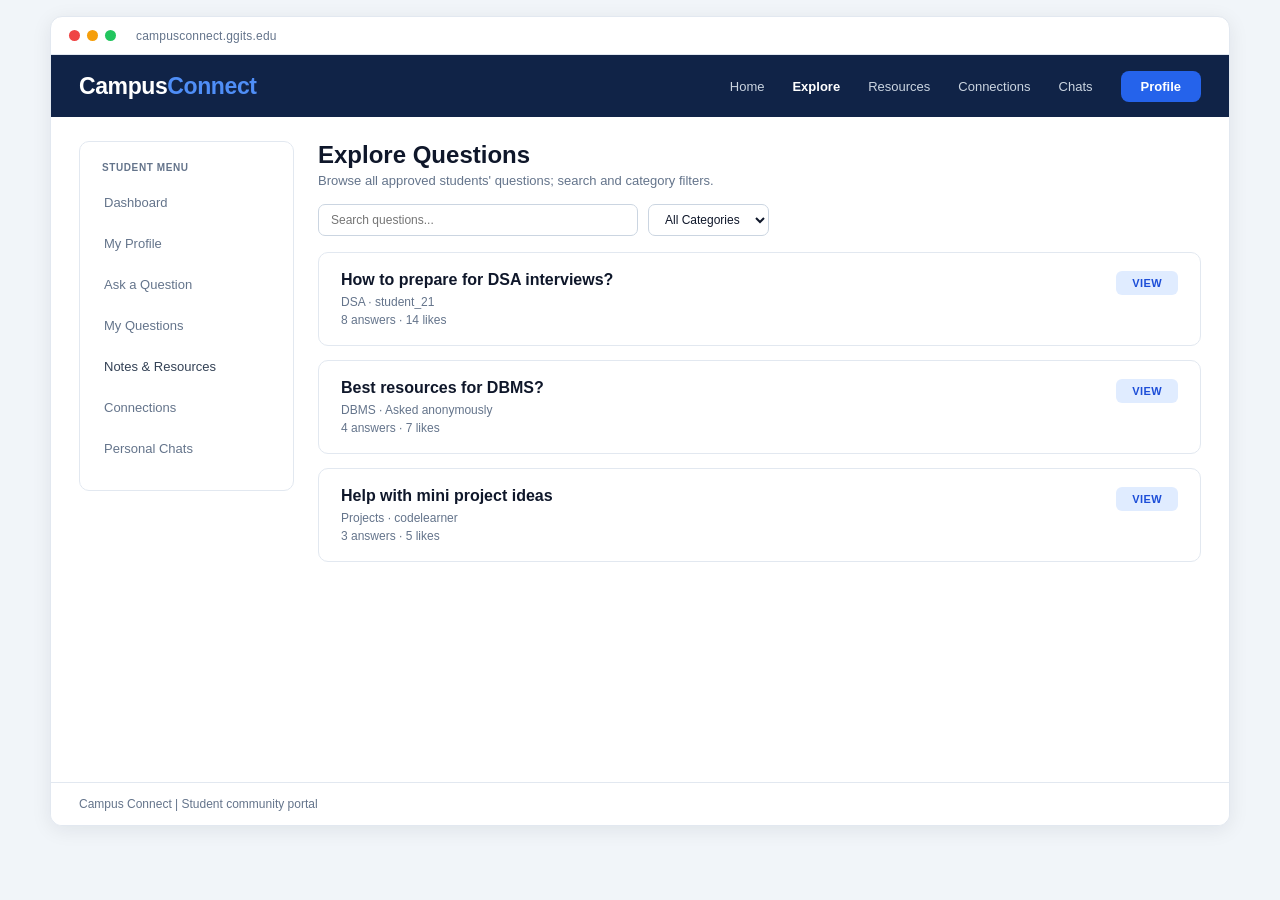
<file: code/index.html>
<!DOCTYPE html>
<html lang="en">
<head>
<meta charset="UTF-8" />
<meta name="viewport" content="width=device-width, initial-scale=1.0" />
<title>CampusConnect</title>
<meta name="claude:viewport-fit-sides" content="cover">
<link rel="stylesheet" href="style.css" />
</head>
<body>


<div class="browser-window">
  <div class="browser-bar">
    <div class="dots" aria-hidden="true"><span class="dot red"></span><span class="dot yellow"></span><span class="dot green"></span></div>
    <div class="url-text">campusconnect.ggits.edu</div>
  </div>

  <header class="navbar">
    <div class="logo">Campus<span>Connect</span></div>
    <nav class="nav-links" aria-label="Primary navigation">
      <span class="nav-item static">Home</span>
      <button class="nav-item active" id="navExplore" type="button" onclick="openTab('explore')">Explore</button>
      <button class="nav-item" id="navResources" type="button" onclick="openTab('notes')">Resources</button>
      <span class="nav-item static">Connections</span>
      <span class="nav-item static">Chats</span>
      <button class="profile-btn" type="button">Profile</button>
    </nav>
  </header>

  <div class="main-wrap">
    <aside class="sidebar" aria-label="Student menu">
      <div class="sidebar-title">Student Menu</div>
      <div class="side-link static">Dashboard</div>
      <div class="side-link static">My Profile</div>
      <div class="side-link static">Ask a Question</div>
      <div class="side-link static">My Questions</div>
      <button class="side-link" id="sideNotes" type="button" onclick="openTab('notes')">Notes &amp; Resources</button>
      <div class="side-link static">Connections</div>
      <div class="side-link static">Personal Chats</div>
    </aside>

    <main class="content-area">
      <!-- Explore Questions -->
      <section id="tab-explore">
        <h1 class="page-title">Explore Questions</h1>
        <p class="page-subtitle">Browse all approved students' questions; search and category filters.</p>
        <div class="filters">
          <input type="text" id="qSearch" class="input-box" placeholder="Search questions..." oninput="renderQuestions()" />
          <select id="qCat" class="select-box" onchange="renderQuestions()">
            <option value="ALL">All Categories</option>
            <option value="DSA">DSA</option>
            <option value="DBMS">DBMS</option>
            <option value="Projects">Projects</option>
          </select>
        </div>
        <div id="questionsContainer"></div>
      </section>

      <!-- Notes & Resources -->
      <section id="tab-notes" hidden>
        <div class="header-flex">
          <div>
            <h1 class="page-title">Notes &amp; Resources</h1>
            <p class="page-subtitle">Browse PDFs with subject, branch and semester filters; download action.</p>
          </div>
          <button class="pill-btn" type="button" onclick="openTab('upload')">UPLOAD NOTES</button>
        </div>
        <div class="filters">
          <input type="text" id="nSearch" class="input-box" placeholder="Search PDF title..." oninput="renderNotes()" />
          <select id="nSubject" class="select-box" onchange="renderNotes()">
            <option value="ALL">All Subjects</option>
            <option value="Data Structures">Data Structures</option>
            <option value="DBMS">DBMS</option>
            <option value="Operating Systems">Operating Systems</option>
          </select>
          <select id="nBranch" class="select-box" onchange="renderNotes()">
            <option value="ALL">All Branches</option>
            <option value="CSE">CSE</option>
            <option value="IT">IT</option>
          </select>
          <select id="nSem" class="select-box" onchange="renderNotes()">
            <option value="ALL">All Semesters</option>
            <option value="3">Semester 3</option>
            <option value="4">Semester 4</option>
            <option value="5">Semester 5</option>
          </select>
        </div>
        <div id="notesMsg" class="status-msg" role="status" aria-live="polite"></div>
        <div id="notesContainer"></div>
      </section>

      <!-- Upload Notes -->
      <section id="tab-upload" hidden>
        <div class="header-flex">
          <div>
            <h1 class="page-title">Upload Notes</h1>
            <p class="page-subtitle">Choose PDF, enter title and academic details, then upload.</p>
          </div>
          <button class="pill-btn" type="button" onclick="openTab('notes')">NOTES &amp; RESOURCES</button>
        </div>

        <form class="upload-card" id="uploadForm" onsubmit="uploadPdf(event)">
          <div class="upload-top">
            <div class="upload-heading">Share study material</div>
            <span class="pill-btn static">UPLOAD</span>
          </div>
          <div class="field-row">
            <label class="field-label" for="pdfInput">PDF file</label>
            <input type="file" id="pdfInput" accept=".pdf,application/pdf" required />
          </div>
          <div class="field-row">
            <label class="field-label" for="titleInput">Resource title</label>
            <input type="text" id="titleInput" class="underline-input" placeholder="e.g. Computer Networks Unit 1" required />
          </div>
          <div class="field-row">
            <label class="field-label" for="subBranchInput">Subject / Branch</label>
            <input type="text" id="subBranchInput" class="underline-input" placeholder="e.g. DBMS / CSE" required />
            <label for="semInput">Semester</label>
            <input type="number" id="semInput" class="underline-input sem" min="1" max="8" placeholder="5" required />
          </div>
          <div class="field-row">
            <label class="field-label" for="descInput">Description</label>
            <input type="text" id="descInput" class="underline-input" placeholder="Short description" />
          </div>
          <button type="submit" class="primary-btn">Upload PDF</button>
          <div id="uploadMsg" class="status-msg" role="status" aria-live="polite"></div>
        </form>
      </section>
    </main>
  </div>

  <footer class="footer">Campus Connect | Student community portal</footer>
</div>

<!-- Question details modal -->
<div class="modal-bg" id="qModal" role="dialog" aria-modal="true" aria-labelledby="mTitle">
  <div class="modal-card">
    <div class="modal-header">
      <h3 id="mTitle" class="modal-title"></h3>
      <button class="close-modal" type="button" onclick="closeModal()">Close</button>
    </div>
    <p id="mMeta" class="item-meta" style="margin-bottom:8px;"></p>
    <p id="mDetails" class="modal-details"></p>
    <div style="margin-bottom:12px;">
      <button class="pill-btn" type="button" id="mLikeBtn" onclick="likeQuestion()">LIKE</button>
    </div>
    <div id="mAnswers"></div>
    <form class="reply-form" onsubmit="submitReply(event)">
      <input type="text" id="replyBox" class="reply-input" placeholder="Write an answer..." required />
      <button type="submit" class="primary-btn">Reply</button>
    </form>
  </div>
</div>

<!-- PDF viewer modal -->
<div class="modal-bg" id="pdfModal" role="dialog" aria-modal="true" aria-labelledby="pdfTitle">
  <div class="modal-card pdf-card">
    <div class="modal-header">
      <h3 id="pdfTitle" class="modal-title"></h3>
      <div class="pdf-actions">
        <button class="pill-btn solid" type="button" id="pdfDownloadBtn">DOWNLOAD</button>
        <button class="close-modal" type="button" onclick="closePdf()">Close</button>
      </div>
    </div>
    <div id="pdfPages" class="pdf-pages"></div>
  </div>
</div>

<script src="data.js"></script>
<script src="script.js"></script>

</body>
</html>
</file>
<file: code/style.css>
/* Layout: framed portal window; navy header, left student menu, right working panel (Explore / Notes / Upload). */
  :root {
    --bg: #f1f5f9;
    --surface: #ffffff;
    --surface-2: #f8fafc;
    --border: #e2e8f0;
    --border-strong: #cbd5e1;
    --text: #0f172a;
    --text-2: #334155;
    --muted: #64748b;
    --navy: #102347;
    --accent: #2563eb;
    --accent-hover: #1d4ed8;
    --accent-soft: #e0ecff;
    --accent-soft-hover: #cfe0ff;
    --accent-text: #1d4ed8;
    --logo-accent: #4f8ef7;
    --ok: #15803d;
    --err: #b91c1c;
    --overlay: rgba(15, 23, 42, 0.45);
    color-scheme: light;
    --font: -apple-system, BlinkMacSystemFont, "Segoe UI", Roboto, Arial, sans-serif;
  }

  * { box-sizing: border-box; margin: 0; padding: 0; font-family: var(--font); }
  body {
    background: var(--bg);
    color: var(--text);
    padding-block: 16px;
    padding-left: max(16px, env(safe-area-inset-left, 0px));
    padding-right: max(16px, env(safe-area-inset-right, 0px));
    min-height: 100vh;
  }
  :focus-visible { outline: 2px solid var(--accent); outline-offset: 2px; }

  .browser-window {
    width: 100%; max-width: 1180px; margin: 0 auto;
    background: var(--surface); border: 1px solid var(--border); border-radius: 12px; overflow: hidden;
    box-shadow: 0 4px 20px rgba(15, 23, 42, 0.08);
    display: flex; flex-direction: column; min-height: 90vh;
  }
  .browser-bar { height: 38px; padding: 0 18px; display: flex; align-items: center; gap: 20px; border-bottom: 1px solid var(--border); }
  .dots { display: flex; gap: 7px; flex-shrink: 0; }
  .dot { width: 11px; height: 11px; border-radius: 50%; display: inline-block; }
  .dot.red { background: #ef4444; } .dot.yellow { background: #f59e0b; } .dot.green { background: #22c55e; }
  .url-text { font-size: 12px; color: var(--muted); letter-spacing: .2px; overflow: hidden; text-overflow: ellipsis; white-space: nowrap; }

  .navbar { background: var(--navy); min-height: 62px; padding: 8px 28px; display: flex; align-items: center; justify-content: space-between; gap: 16px; flex-wrap: wrap; }
  .logo { font-size: 23px; font-weight: 800; color: #fff; letter-spacing: -.4px; user-select: none; }
  .logo span { color: var(--logo-accent); }
  .nav-links { display: flex; align-items: center; gap: 28px; flex-wrap: wrap; }
  .nav-item { color: #cbd5e1; font-size: 13px; font-weight: 500; cursor: pointer; user-select: none; background: none; border: none; }
  .nav-item.active { color: #fff; font-weight: 700; }
  .nav-item.static { cursor: default; }
  .profile-btn { background: #2563eb; color: #fff; border: none; border-radius: 8px; padding: 8px 20px; font-size: 13px; font-weight: 600; cursor: default; }

  .main-wrap { display: flex; gap: 24px; padding: 24px 28px; flex: 1; background: var(--surface); }
  .sidebar { width: 215px; flex-shrink: 0; border: 1px solid var(--border); border-radius: 10px; padding: 18px 12px; height: fit-content; background: var(--surface); }
  .sidebar-title { font-size: 10px; font-weight: 700; color: var(--muted); letter-spacing: .6px; padding: 2px 10px 12px; text-transform: uppercase; }
  .side-link { display: block; width: 100%; text-align: left; background: none; border: none; padding: 10px 12px; border-radius: 7px; font-size: 13px; color: var(--text-2); margin-bottom: 6px; cursor: pointer; user-select: none; }
  .side-link.static { cursor: default; color: var(--muted); }
  .side-link.active { background: var(--accent-soft); color: var(--accent-text); font-weight: 600; }

  .content-area { flex: 1; min-width: 0; }
  .header-flex { display: flex; justify-content: space-between; align-items: flex-start; gap: 12px; margin-bottom: 4px; flex-wrap: wrap; }
  .page-title { font-size: 24px; font-weight: 700; color: var(--text); margin-bottom: 4px; text-wrap: balance; }
  .page-subtitle { font-size: 13px; color: var(--muted); margin-bottom: 16px; }

  .filters { display: flex; flex-wrap: wrap; gap: 10px; margin-bottom: 16px; }
  .input-box, .select-box { border: 1px solid var(--border-strong); border-radius: 7px; padding: 7px 12px; font-size: 12px; color: var(--text); background: var(--surface); }
  .input-box { min-width: 220px; flex: 1; max-width: 320px; }

  .item-card { border: 1px solid var(--border); border-radius: 10px; padding: 18px 22px; margin-bottom: 14px; display: flex; justify-content: space-between; align-items: flex-start; gap: 16px; background: var(--surface); }
  .item-body { min-width: 0; }
  .item-title { font-size: 16px; font-weight: 700; color: var(--text); margin-bottom: 6px; overflow-wrap: anywhere; }
  .item-meta { font-size: 12px; color: var(--muted); margin-bottom: 4px; overflow-wrap: anywhere; }
  .item-sub { font-size: 12px; color: var(--muted); }
  .empty { border: 1px dashed var(--border-strong); border-radius: 10px; padding: 28px; text-align: center; font-size: 13px; color: var(--muted); }

  .pill-btn { background: var(--accent-soft); color: var(--accent-text); border: none; border-radius: 6px; padding: 6px 16px; font-size: 11px; font-weight: 700; letter-spacing: .4px; cursor: pointer; white-space: nowrap; flex-shrink: 0; }
  .pill-btn:hover { background: var(--accent-soft-hover); }
  .pill-btn.static { cursor: default; }

  .upload-card { border: 1px solid var(--border); border-radius: 10px; padding: 22px 24px; background: var(--surface); }
  .upload-top { display: flex; justify-content: space-between; align-items: center; margin-bottom: 18px; }
  .upload-heading { font-size: 16px; font-weight: 700; color: var(--text); }
  .field-row { display: flex; align-items: center; gap: 12px; margin-bottom: 14px; font-size: 13px; color: var(--text-2); flex-wrap: wrap; }
  .field-label { width: 130px; font-size: 12px; color: var(--muted); flex-shrink: 0; }
  .field-row input[type="file"] { font-size: 12px; color: var(--text-2); max-width: 100%; }
  .underline-input { border: none; border-bottom: 1px solid var(--border-strong); padding: 4px 6px; font-size: 13px; color: var(--text); min-width: 230px; background: transparent; border-radius: 0; }
  .underline-input.sem { min-width: 75px; width: 80px; }
  .primary-btn { margin-top: 18px; background: var(--accent); color: #fff; border: none; border-radius: 7px; padding: 9px 20px; font-size: 13px; font-weight: 600; cursor: pointer; }
  .primary-btn:hover { background: var(--accent-hover); }
  .status-msg { margin-top: 10px; font-size: 12px; font-weight: 600; min-height: 16px; }
  .status-msg.ok { color: var(--ok); } .status-msg.err { color: var(--err); }

  .modal-bg { display: none; position: fixed; inset: 0; background: var(--overlay); align-items: center; justify-content: center; padding: 16px; z-index: 50; }
  .modal-bg.show { display: flex; }
  .modal-card { background: var(--surface); border: 1px solid var(--border); border-radius: 10px; width: 100%; max-width: 540px; padding: 20px 22px; max-height: 90vh; overflow-y: auto; }
  .modal-header { display: flex; justify-content: space-between; align-items: center; gap: 12px; margin-bottom: 10px; }
  .modal-title { font-size: 16px; font-weight: 700; overflow-wrap: anywhere; }
  .modal-details { font-size: 13px; color: var(--text-2); margin-bottom: 12px; overflow-wrap: anywhere; }
  .close-modal { background: var(--surface-2); color: var(--text); border: 1px solid var(--border); border-radius: 6px; padding: 5px 12px; font-size: 12px; cursor: pointer; }
  .ans-box { background: var(--surface-2); border: 1px solid var(--border); border-radius: 6px; padding: 8px 10px; font-size: 12px; margin-bottom: 8px; color: var(--text-2); overflow-wrap: anywhere; }
  .reply-form { display: flex; gap: 8px; margin-top: 12px; }
  .reply-input { flex: 1; min-width: 0; border: 1px solid var(--border-strong); border-radius: 6px; padding: 7px 10px; font-size: 12px; color: var(--text); background: var(--surface); }
  .reply-form .primary-btn { margin-top: 0; padding: 7px 14px; }

  .btn-group { display: flex; gap: 8px; flex-shrink: 0; }
  .pill-btn.solid { background: var(--accent); color: #fff; }
  .pill-btn.solid:hover { background: var(--accent-hover); }
  .pdf-card { max-width: 720px; }
  .pdf-actions { display: flex; gap: 8px; align-items: center; }
  .pdf-pages img { display: block; width: 100%; height: auto; border: 1px solid var(--border); border-radius: 6px; margin-bottom: 10px; background: #fff; }
  .footer { border-top: 1px solid var(--border); padding: 14px 28px; font-size: 12px; color: var(--muted); background: var(--surface); }

  @media (max-width: 768px) {
    .navbar { padding: 10px 16px; }
    .nav-links { gap: 14px; }
    .main-wrap { flex-direction: column; padding: 16px; }
    .sidebar { width: 100%; }
    .item-card { flex-direction: column; }
    .underline-input { min-width: 100%; }
    .footer { padding: 14px 16px; }
  }
</file>
